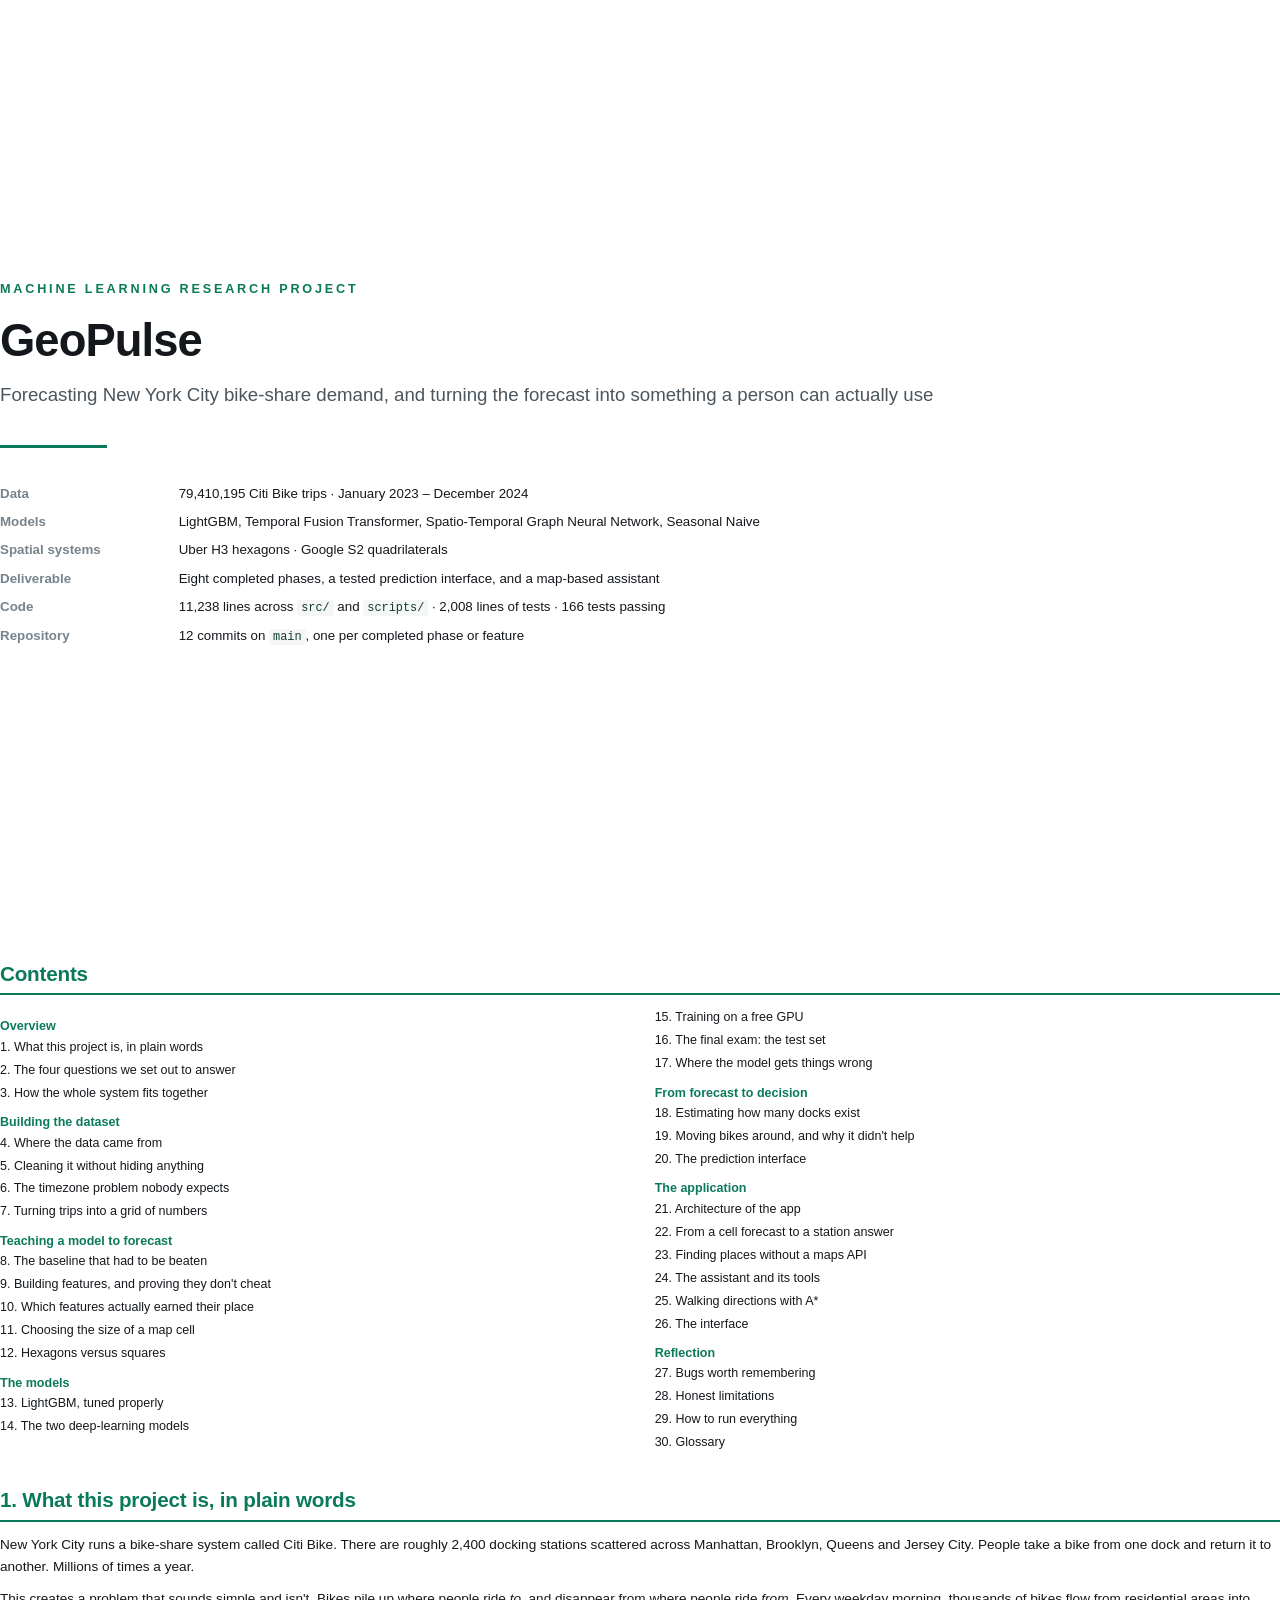
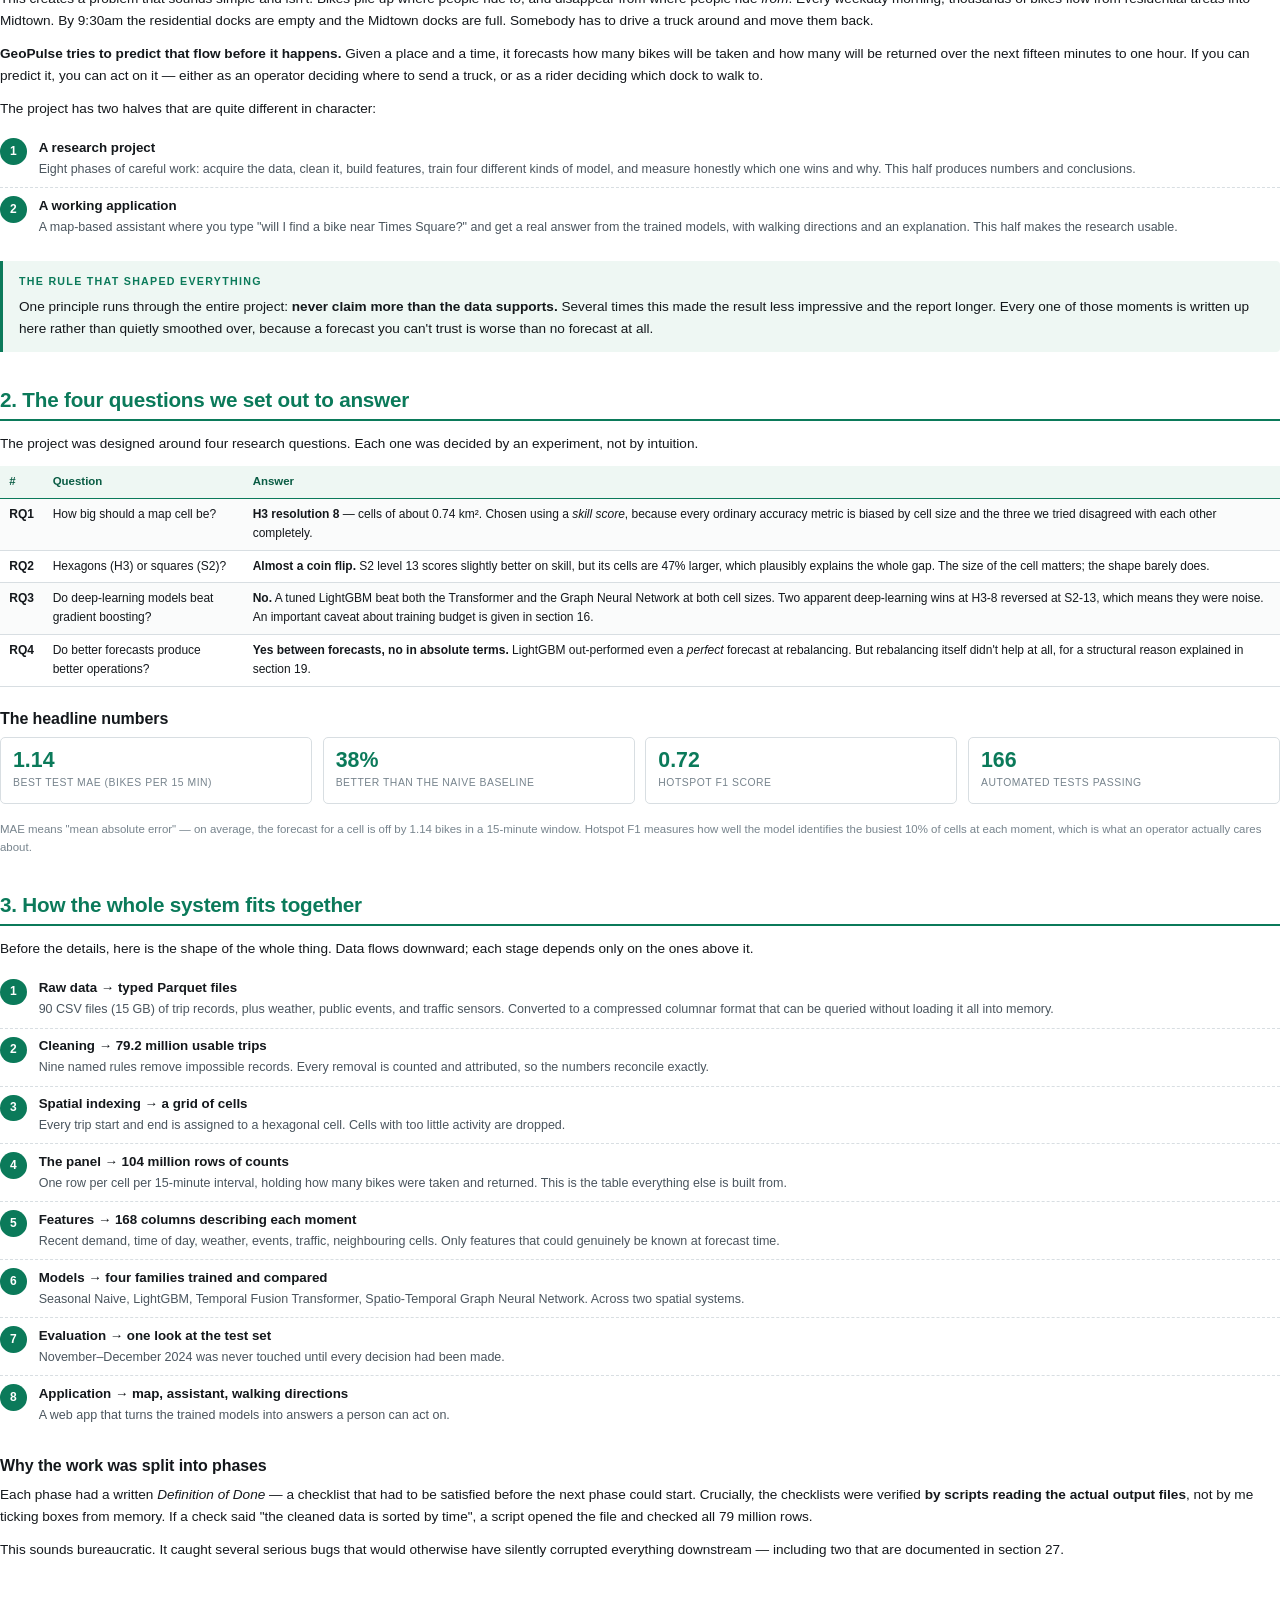
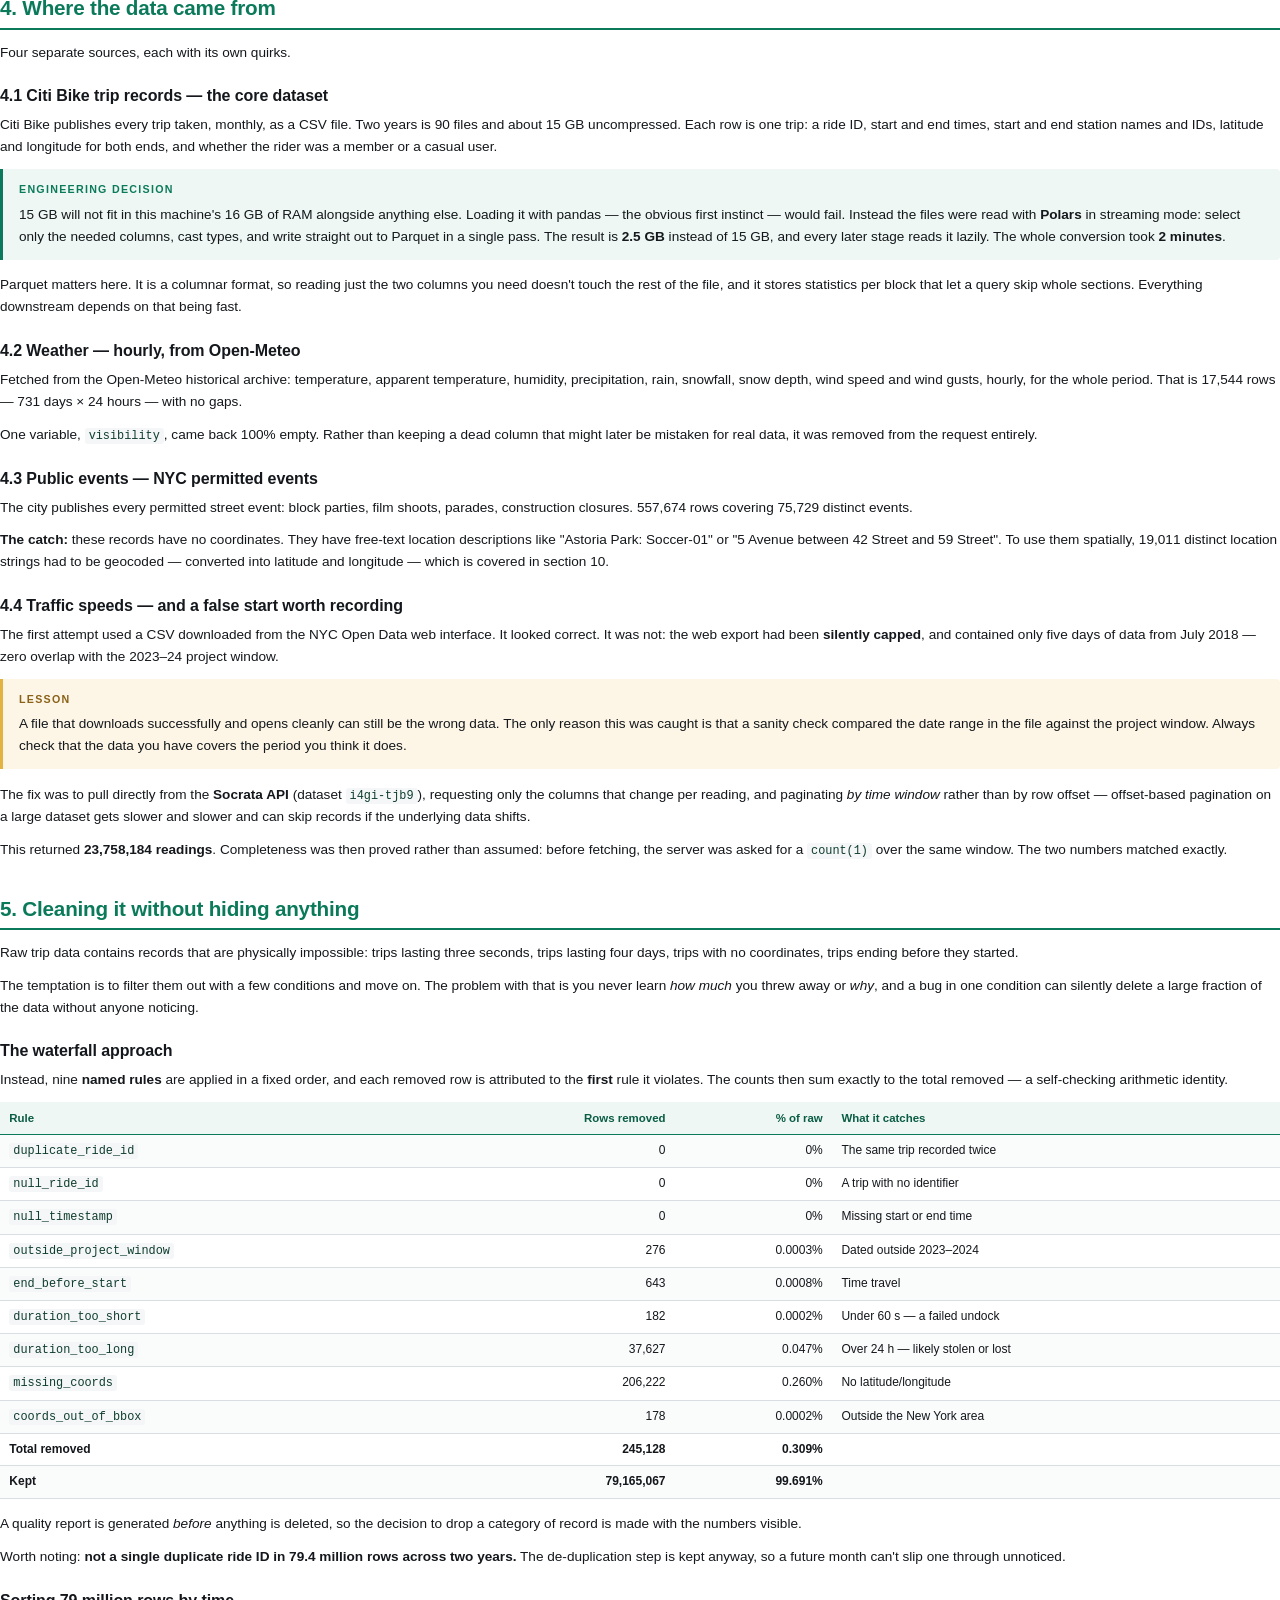
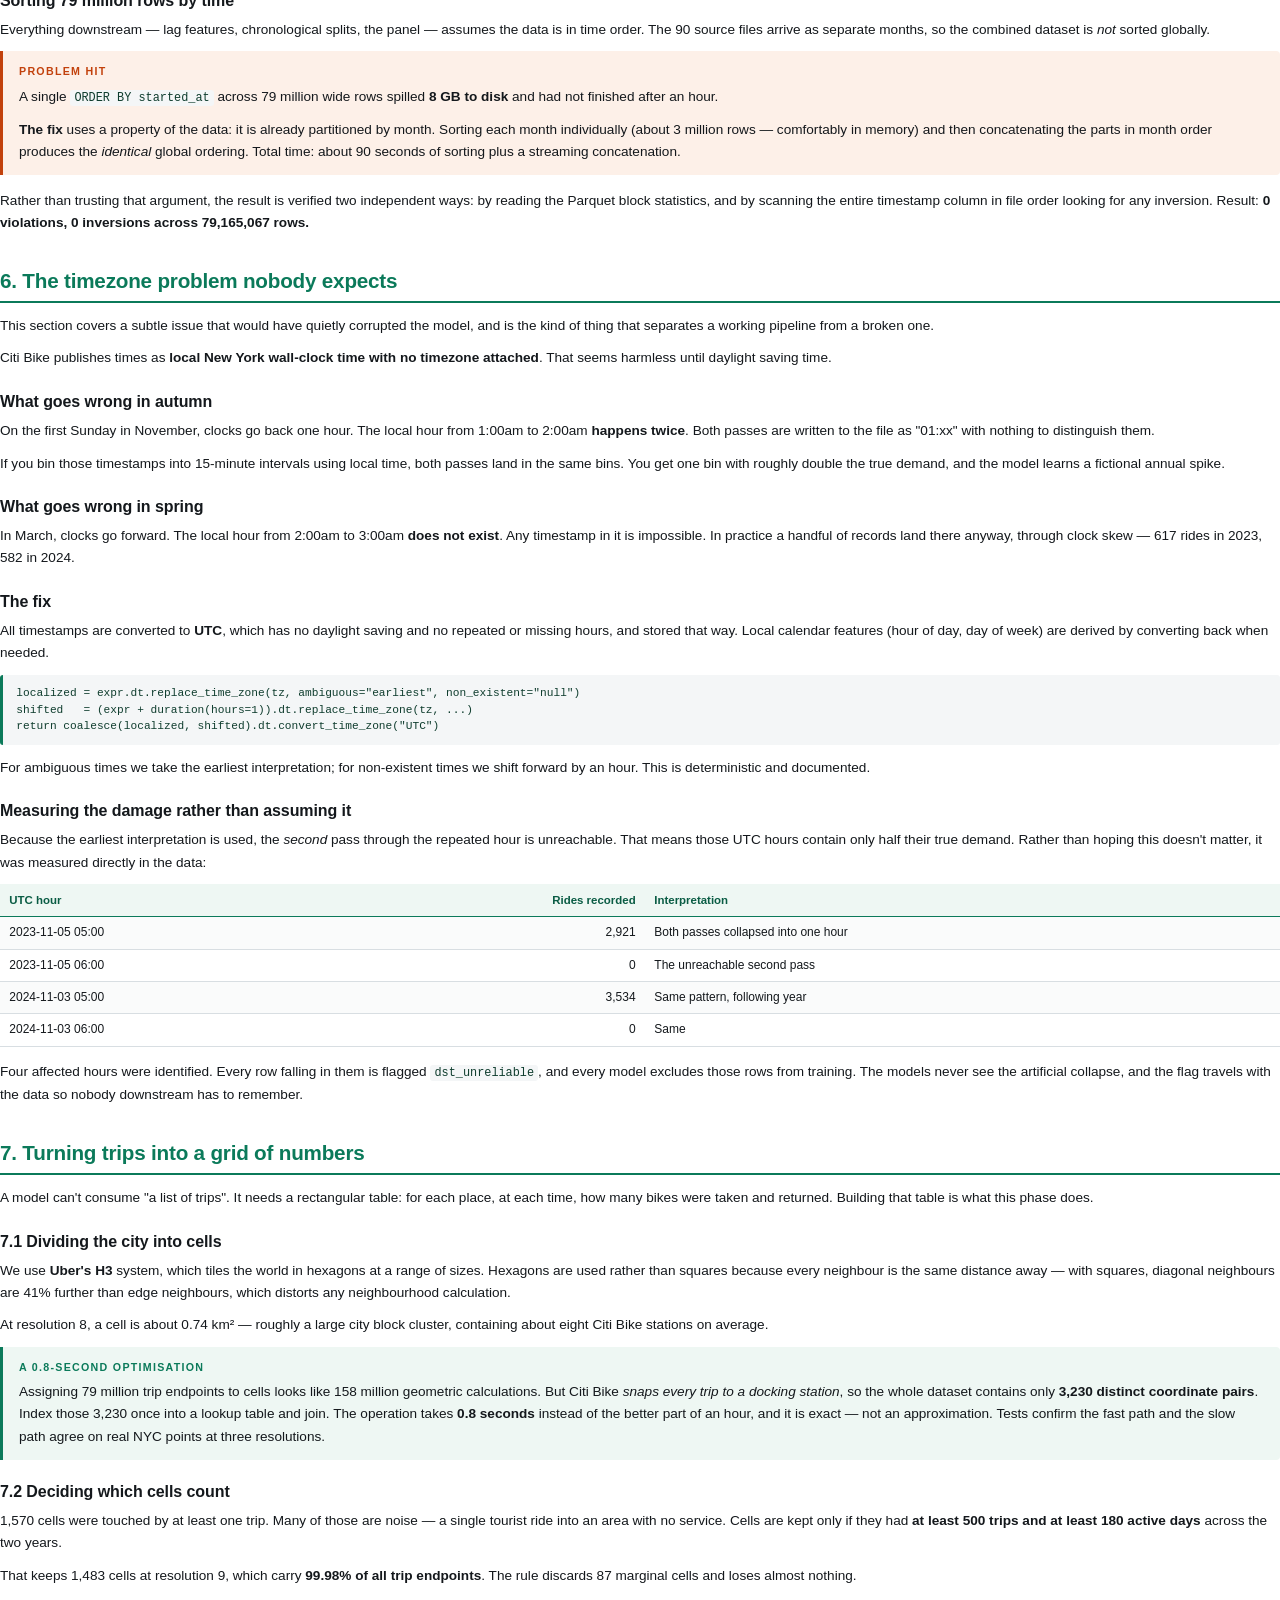
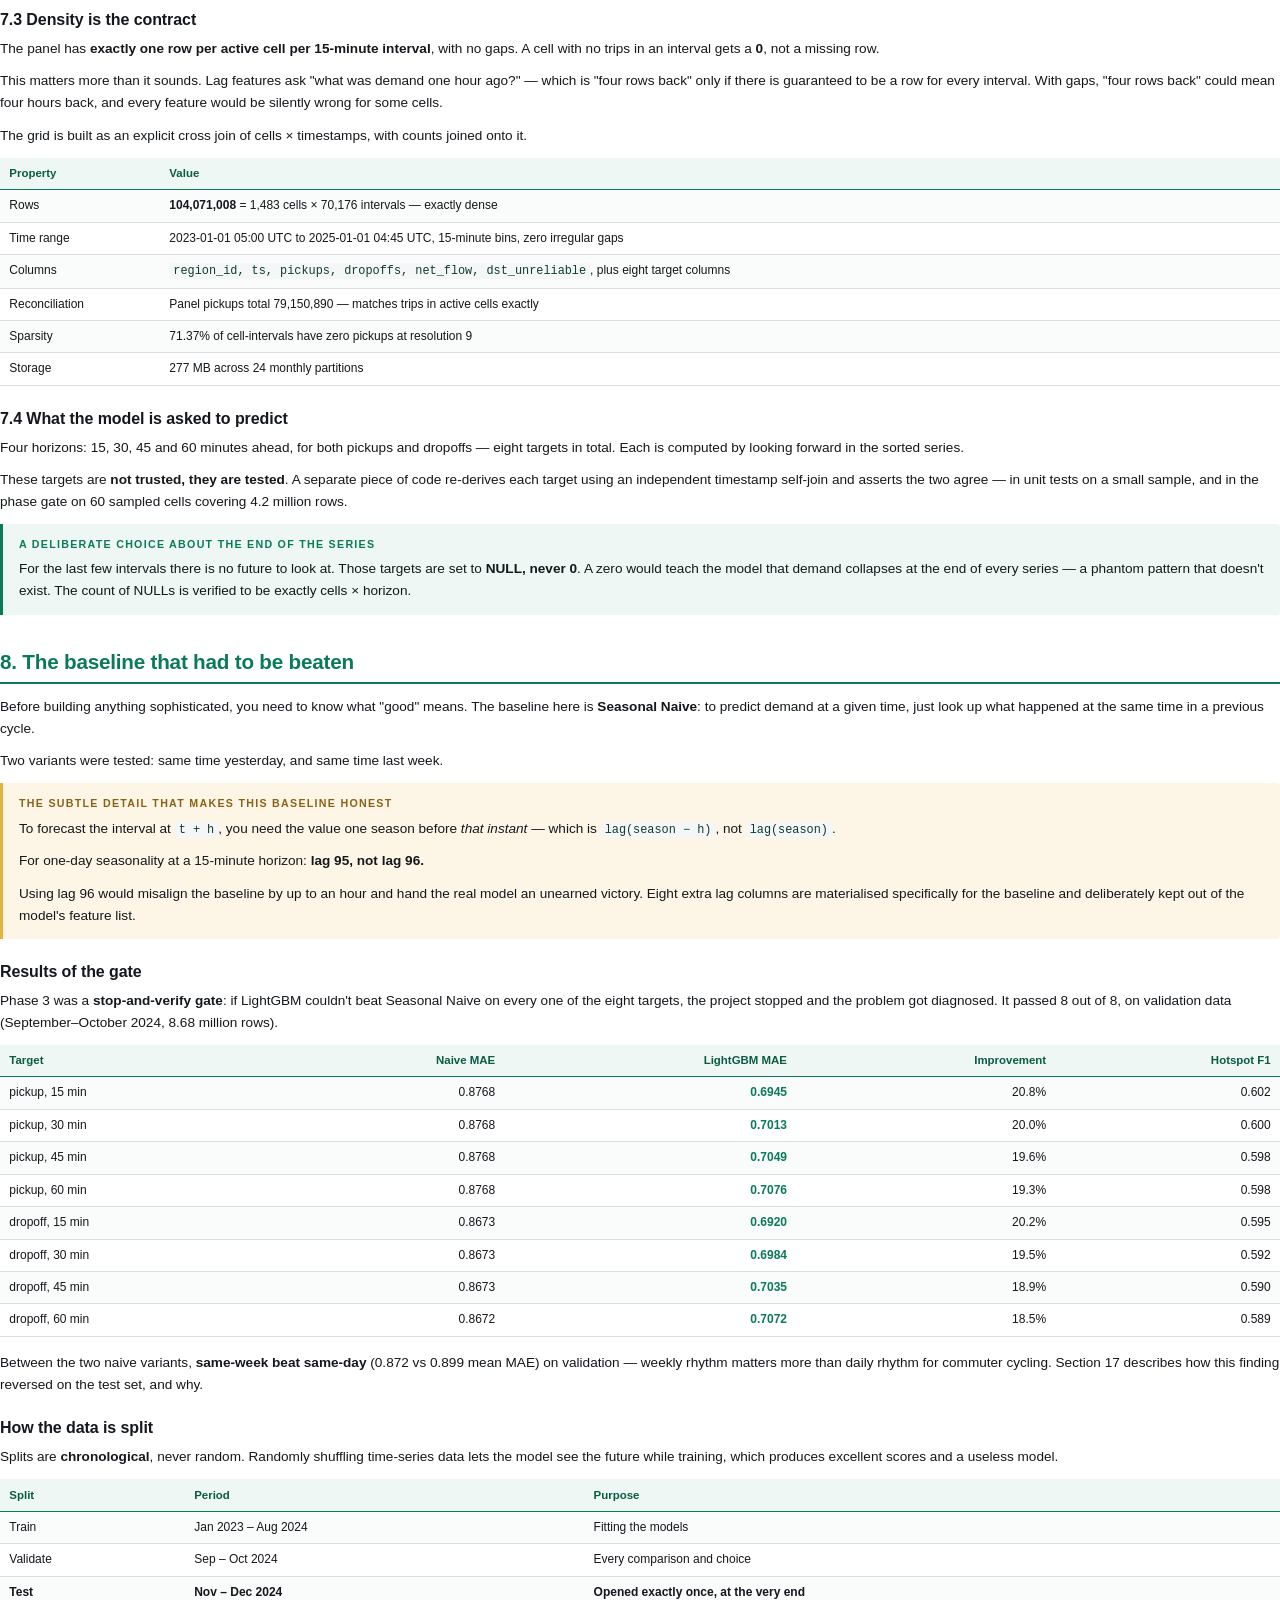
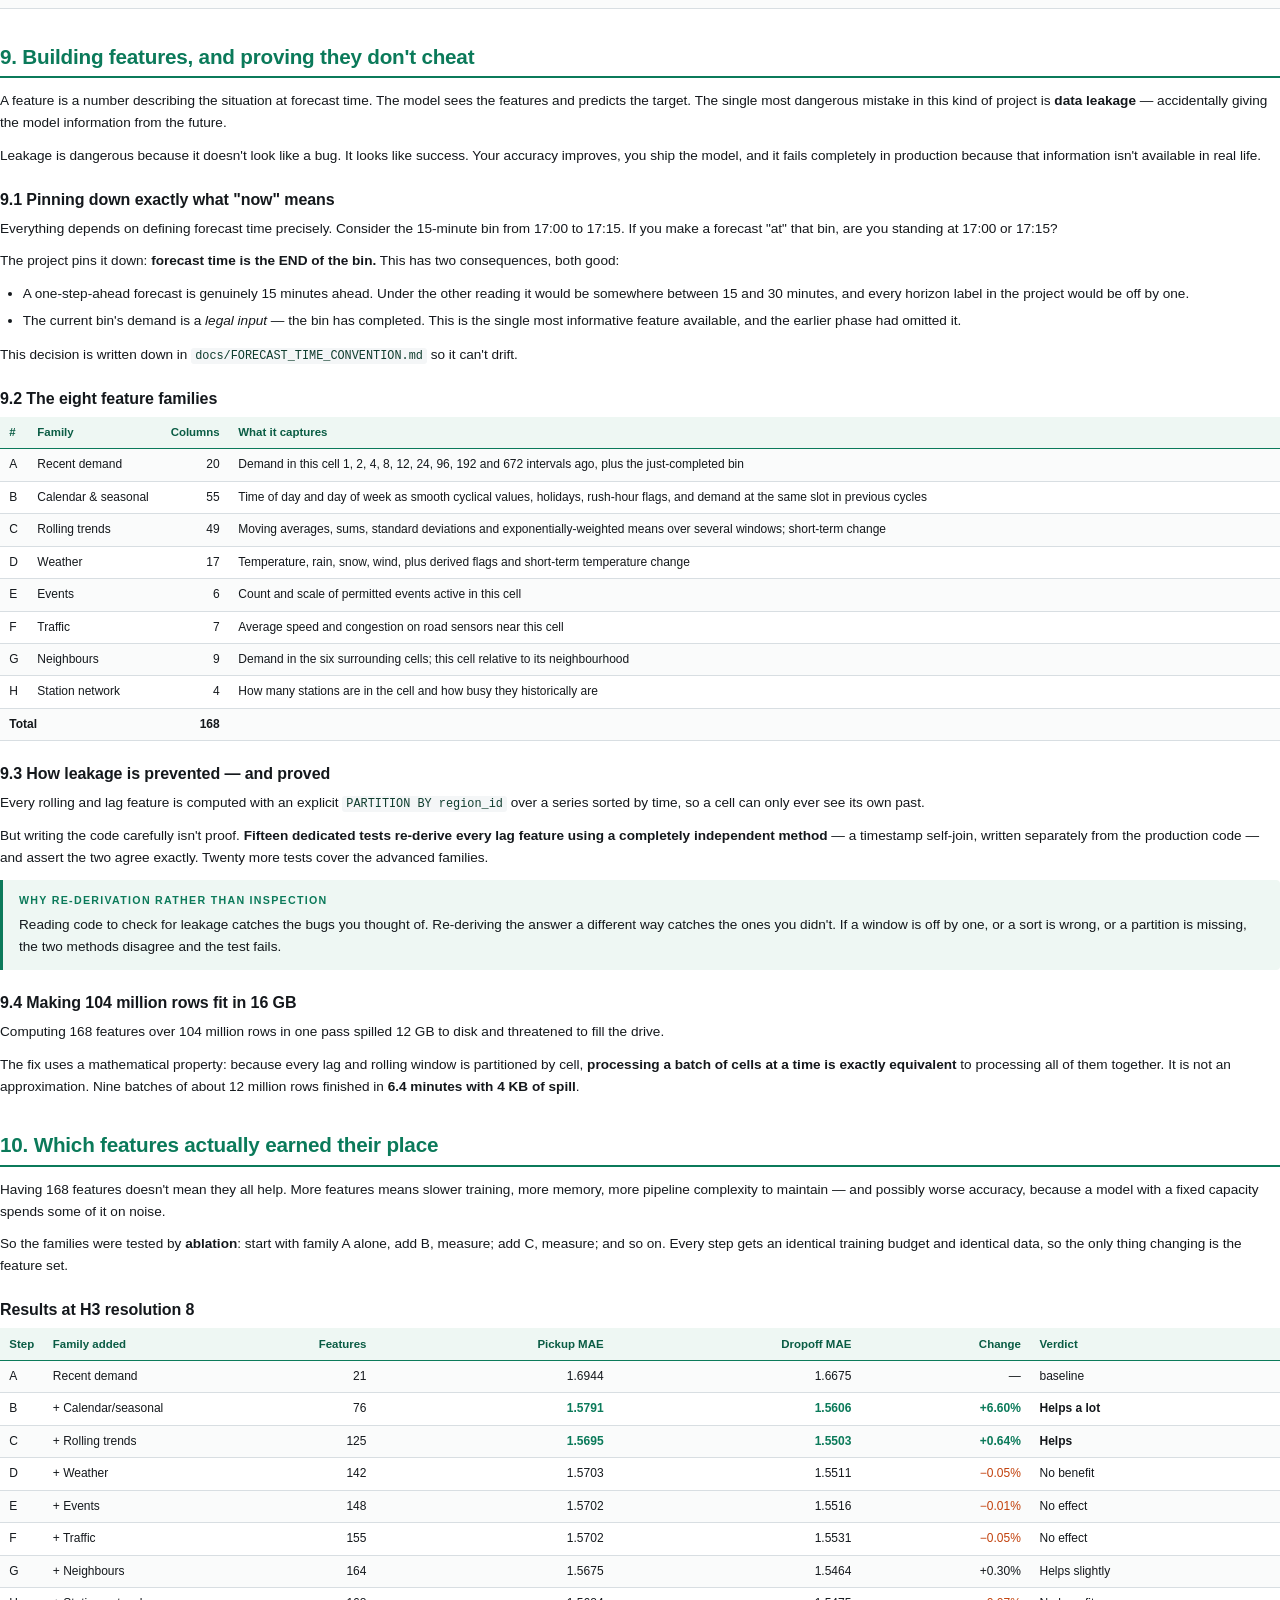
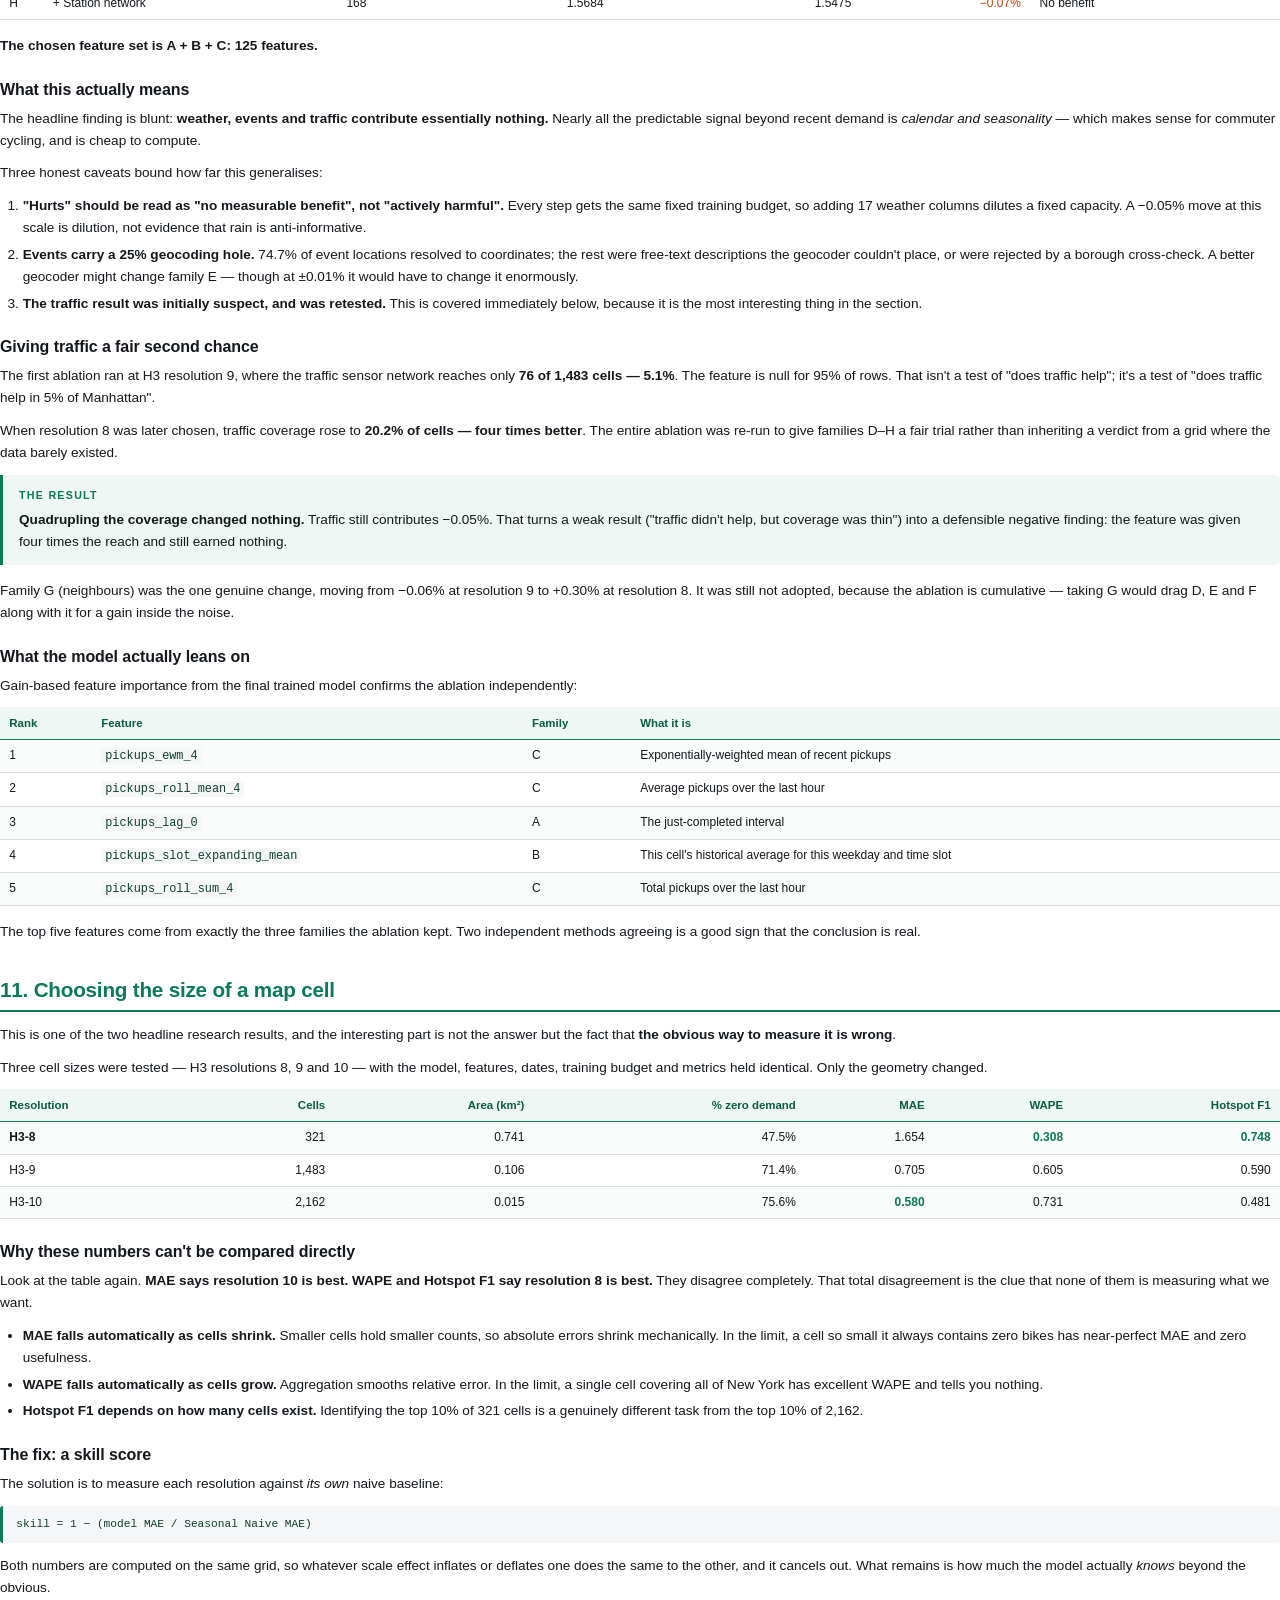
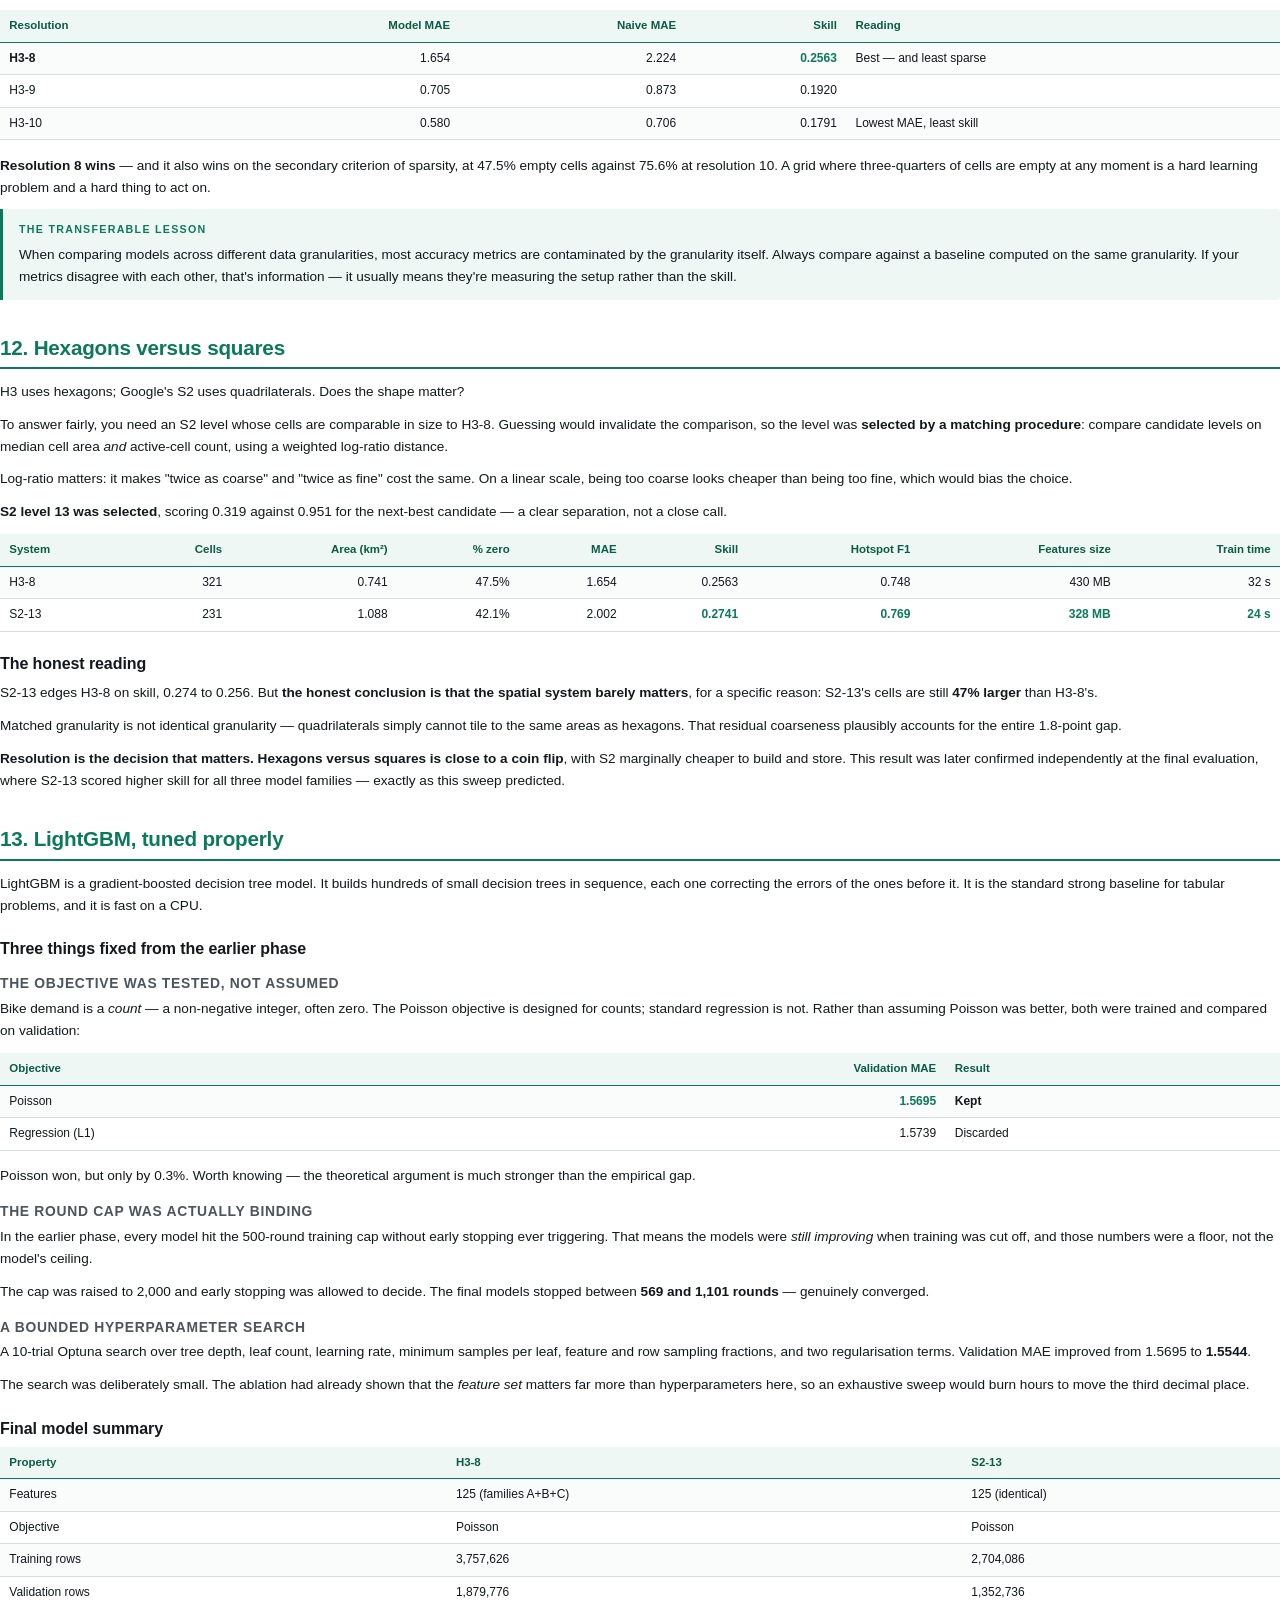
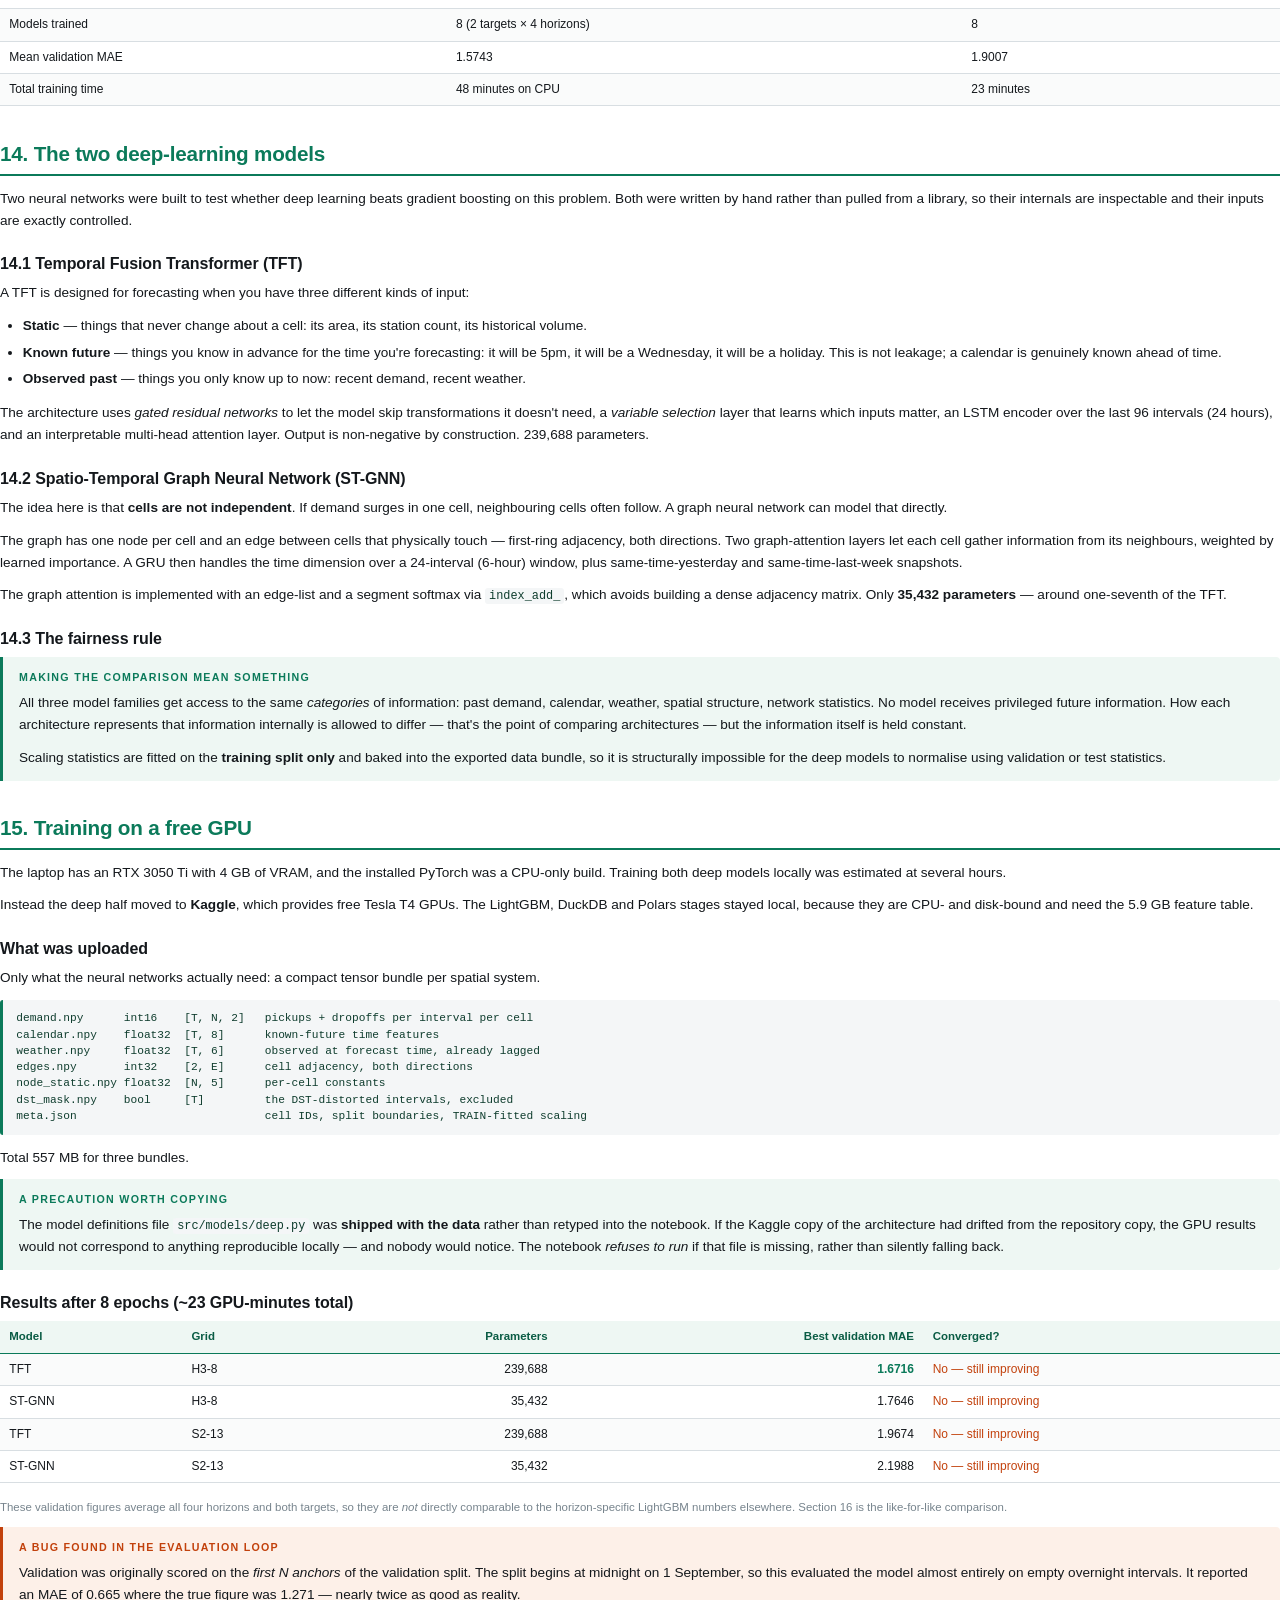
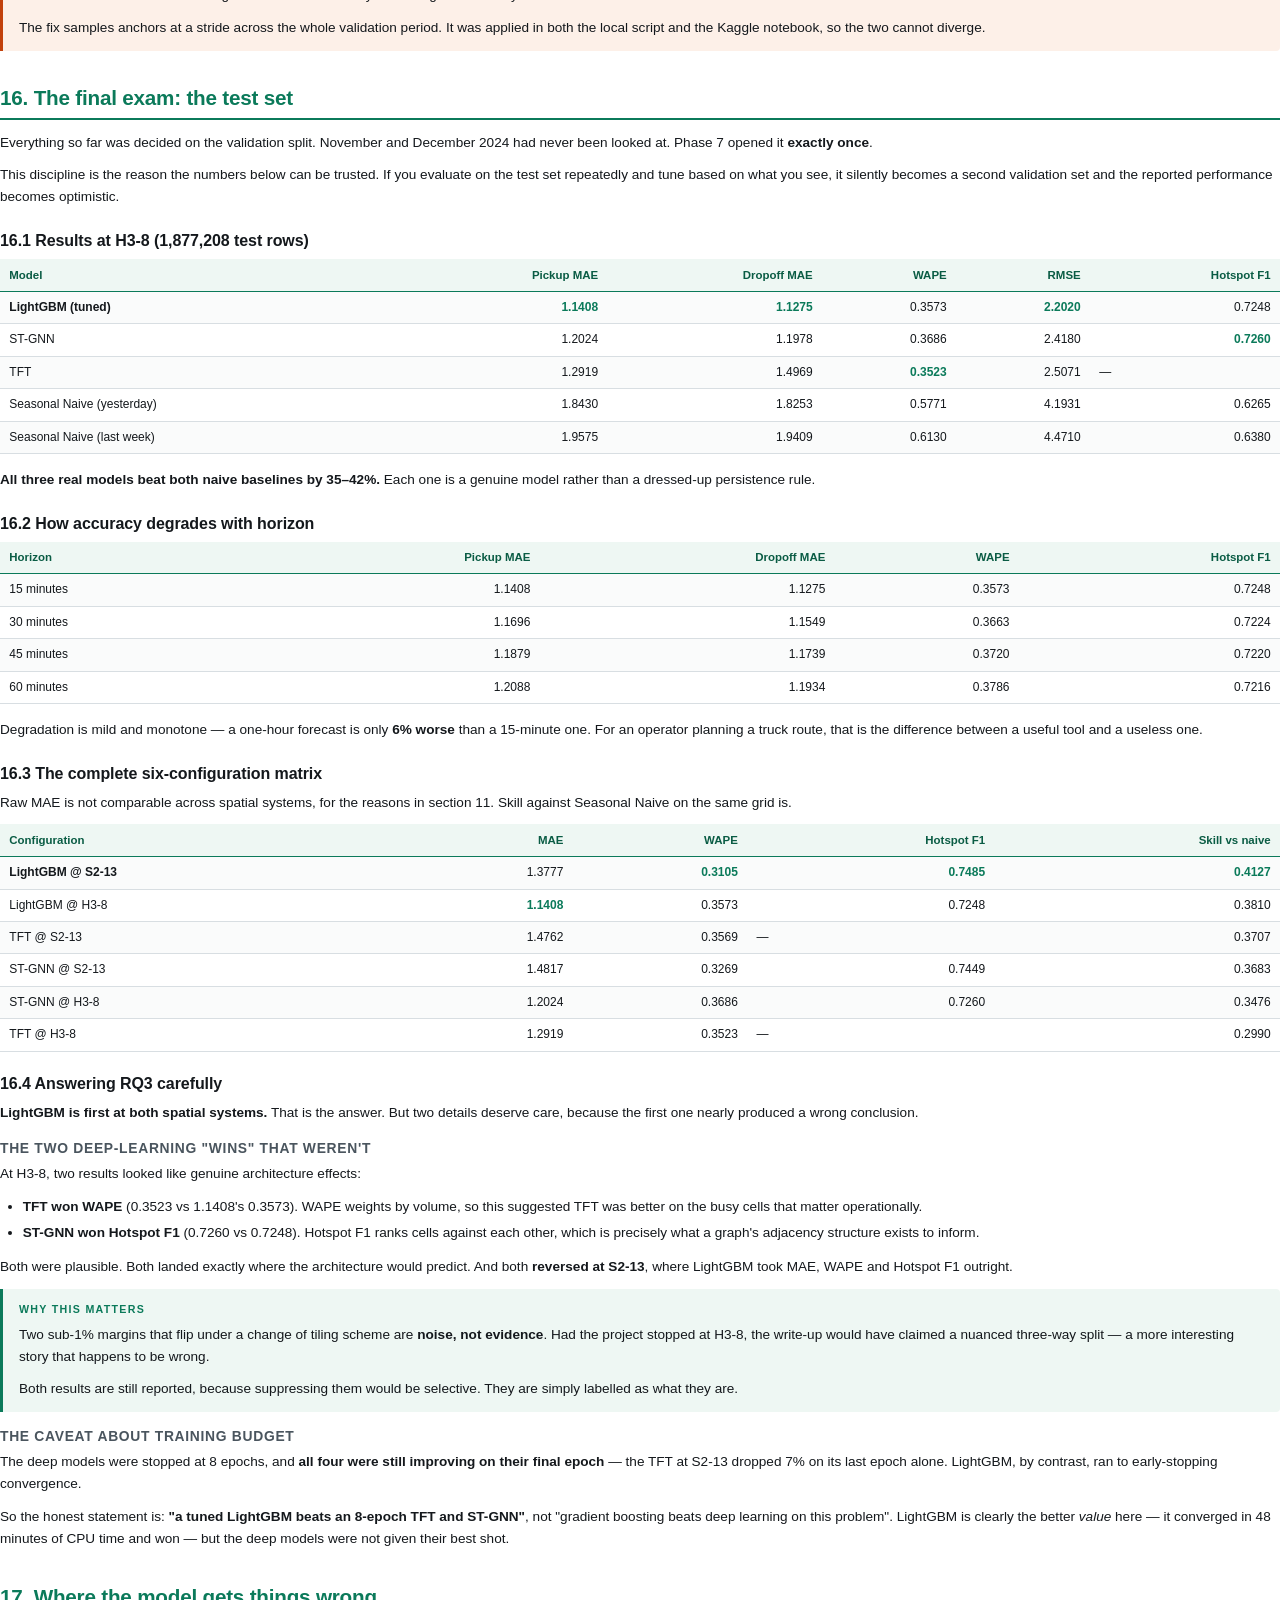
<file: docs/GeoPulse_Report.html>
<!doctype html>
<html lang="en">
<head>
<meta charset="utf-8" />
<title>GeoPulse — Complete Project Report</title>
<style>
  @page { size: A4; margin: 18mm 16mm 20mm; }

  :root {
    --ink: #14181c;
    --ink-2: #4a555e;
    --ink-3: #77848d;
    --line: #d8dee2;
    --brand: #0b7a5a;
    --brand-soft: #eef7f3;
    --hot: #c2410c;
    --hot-soft: #fdf0e8;
    --warn-soft: #fdf6e6;
    --warn-line: #e3b341;
    --code-bg: #f4f6f7;
  }

  * { box-sizing: border-box; }

  body {
    margin: 0;
    font-family: "Segoe UI", -apple-system, BlinkMacSystemFont, Roboto, sans-serif;
    font-size: 10.2pt;
    line-height: 1.62;
    color: var(--ink);
  }

  h1, h2, h3, h4 { line-height: 1.25; margin: 0; font-weight: 700; }

  h1 { font-size: 25pt; letter-spacing: -0.02em; }
  h2 {
    font-size: 15.5pt; margin: 26pt 0 9pt;
    padding-bottom: 5pt; border-bottom: 2.5px solid var(--brand);
    color: var(--brand); break-after: avoid; letter-spacing: -0.01em;
  }
  h3 {
    font-size: 12pt; margin: 17pt 0 6pt; break-after: avoid;
    letter-spacing: -0.005em;
  }
  h4 {
    font-size: 10.4pt; margin: 12pt 0 4pt; break-after: avoid;
    color: var(--ink-2); text-transform: uppercase; letter-spacing: 0.05em;
  }

  p { margin: 0 0 8pt; }
  ul, ol { margin: 0 0 9pt; padding-left: 17pt; }
  li { margin-bottom: 3.5pt; }
  strong { font-weight: 650; }

  code {
    font-family: "Cascadia Mono", Consolas, "Courier New", monospace;
    font-size: 8.9pt; background: var(--code-bg);
    padding: 1px 4px; border-radius: 3px; color: #0f3d2e;
  }
  pre {
    background: var(--code-bg); border-left: 3px solid var(--brand);
    padding: 8pt 10pt; border-radius: 3px; overflow-x: auto;
    font-family: "Cascadia Mono", Consolas, monospace;
    font-size: 8.4pt; line-height: 1.45; margin: 0 0 9pt;
    break-inside: avoid;
  }
  pre code { background: none; padding: 0; font-size: inherit; }

  table {
    width: 100%; border-collapse: collapse; margin: 0 0 11pt;
    font-size: 9pt; break-inside: avoid;
  }
  th {
    background: var(--brand-soft); color: #0a5c44; text-align: left;
    padding: 5pt 7pt; font-weight: 650; border-bottom: 1.5px solid var(--brand);
    font-size: 8.6pt;
  }
  td { padding: 4.5pt 7pt; border-bottom: 1px solid var(--line); vertical-align: top; }
  tr:nth-child(even) td { background: #fafbfb; }
  td.num, th.num { text-align: right; font-variant-numeric: tabular-nums; }
  .win { color: var(--brand); font-weight: 700; }
  .lose { color: var(--hot); }

  .cover {
    height: 245mm; display: flex; flex-direction: column;
    justify-content: center; break-after: page;
  }
  .cover .eyebrow {
    font-size: 9.5pt; letter-spacing: 0.22em; text-transform: uppercase;
    color: var(--brand); font-weight: 650; margin-bottom: 10pt;
  }
  .cover h1 { font-size: 34pt; margin-bottom: 8pt; }
  .cover .sub { font-size: 14pt; color: var(--ink-2); margin-bottom: 26pt; font-weight: 300; }
  .cover .rule { height: 3px; background: var(--brand); width: 80pt; margin-bottom: 26pt; }
  .cover dl {
    display: grid; grid-template-columns: 120pt 1fr; gap: 5pt 14pt;
    font-size: 10pt; margin: 0;
  }
  .cover dt { color: var(--ink-3); font-weight: 600; }
  .cover dd { margin: 0; }

  .callout {
    background: var(--brand-soft); border-left: 3.5px solid var(--brand);
    padding: 9pt 12pt; margin: 0 0 11pt; border-radius: 0 4px 4px 0;
    break-inside: avoid;
  }
  .callout.warn { background: var(--warn-soft); border-left-color: var(--warn-line); }
  .callout.bug  { background: var(--hot-soft); border-left-color: var(--hot); }
  .callout p:last-child { margin-bottom: 0; }
  .callout .tag {
    display: block; font-size: 8pt; letter-spacing: 0.12em; text-transform: uppercase;
    font-weight: 700; color: var(--brand); margin-bottom: 4pt;
  }
  .callout.warn .tag { color: #8a6116; }
  .callout.bug .tag  { color: var(--hot); }

  .toc { columns: 2; column-gap: 22pt; font-size: 9.4pt; }
  .toc a { color: var(--ink); text-decoration: none; }
  .toc .t-part {
    font-weight: 700; color: var(--brand); margin-top: 7pt;
    break-after: avoid; display: block;
  }
  .toc div { margin-bottom: 2pt; break-inside: avoid; }

  .kpis { display: grid; grid-template-columns: repeat(4, 1fr); gap: 8pt; margin-bottom: 12pt; }
  .kpi { border: 1px solid var(--line); border-radius: 5px; padding: 8pt 9pt; }
  .kpi .v { font-size: 16pt; font-weight: 700; color: var(--brand); line-height: 1.1;
            font-variant-numeric: tabular-nums; }
  .kpi .k { font-size: 7.8pt; color: var(--ink-3); text-transform: uppercase;
            letter-spacing: 0.05em; margin-top: 2pt; }

  .flow { margin: 0 0 12pt; }
  .flow-step {
    display: grid; grid-template-columns: 20pt 1fr; gap: 9pt;
    padding: 6pt 0; border-bottom: 1px dashed var(--line); break-inside: avoid;
  }
  .flow-step:last-child { border-bottom: 0; }
  .flow-num {
    width: 20pt; height: 20pt; border-radius: 50%; background: var(--brand);
    color: #fff; font-size: 9pt; font-weight: 700; display: flex;
    align-items: center; justify-content: center;
  }
  .flow-body h4 { margin: 1pt 0 2pt; text-transform: none; letter-spacing: 0;
                  color: var(--ink); font-size: 10pt; }
  .flow-body p { margin: 0; font-size: 9.4pt; color: var(--ink-2); }

  .page-break { break-before: page; }
  .avoid-break { break-inside: avoid; }
  figcaption { font-size: 8.4pt; color: var(--ink-3); margin-top: -6pt; margin-bottom: 11pt; }
  .footnote { font-size: 8.6pt; color: var(--ink-3); }
</style>
</head>
<body>

<!-- ═══════════════════════════ COVER ═══════════════════════════ -->
<section class="cover">
  <div class="eyebrow">Machine Learning Research Project</div>
  <h1>GeoPulse</h1>
  <div class="sub">Forecasting New York City bike-share demand, and turning the forecast into something a person can actually use</div>
  <div class="rule"></div>
  <dl>
    <dt>Data</dt><dd>79,410,195 Citi Bike trips · January 2023 – December 2024</dd>
    <dt>Models</dt><dd>LightGBM, Temporal Fusion Transformer, Spatio-Temporal Graph Neural Network, Seasonal Naive</dd>
    <dt>Spatial systems</dt><dd>Uber H3 hexagons · Google S2 quadrilaterals</dd>
    <dt>Deliverable</dt><dd>Eight completed phases, a tested prediction interface, and a map-based assistant</dd>
    <dt>Code</dt><dd>11,238 lines across <code>src/</code> and <code>scripts/</code> · 2,008 lines of tests · 166 tests passing</dd>
    <dt>Repository</dt><dd>12 commits on <code>main</code>, one per completed phase or feature</dd>
  </dl>
</section>

<!-- ═══════════════════════════ CONTENTS ═══════════════════════════ -->
<h2>Contents</h2>
<div class="toc">
  <span class="t-part">Overview</span>
  <div>1. What this project is, in plain words</div>
  <div>2. The four questions we set out to answer</div>
  <div>3. How the whole system fits together</div>

  <span class="t-part">Building the dataset</span>
  <div>4. Where the data came from</div>
  <div>5. Cleaning it without hiding anything</div>
  <div>6. The timezone problem nobody expects</div>
  <div>7. Turning trips into a grid of numbers</div>

  <span class="t-part">Teaching a model to forecast</span>
  <div>8. The baseline that had to be beaten</div>
  <div>9. Building features, and proving they don't cheat</div>
  <div>10. Which features actually earned their place</div>
  <div>11. Choosing the size of a map cell</div>
  <div>12. Hexagons versus squares</div>

  <span class="t-part">The models</span>
  <div>13. LightGBM, tuned properly</div>
  <div>14. The two deep-learning models</div>
  <div>15. Training on a free GPU</div>
  <div>16. The final exam: the test set</div>
  <div>17. Where the model gets things wrong</div>

  <span class="t-part">From forecast to decision</span>
  <div>18. Estimating how many docks exist</div>
  <div>19. Moving bikes around, and why it didn't help</div>
  <div>20. The prediction interface</div>

  <span class="t-part">The application</span>
  <div>21. Architecture of the app</div>
  <div>22. From a cell forecast to a station answer</div>
  <div>23. Finding places without a maps API</div>
  <div>24. The assistant and its tools</div>
  <div>25. Walking directions with A*</div>
  <div>26. The interface</div>

  <span class="t-part">Reflection</span>
  <div>27. Bugs worth remembering</div>
  <div>28. Honest limitations</div>
  <div>29. How to run everything</div>
  <div>30. Glossary</div>
</div>

<!-- ═══════════════════════════ 1 ═══════════════════════════ -->
<h2 id="s1">1. What this project is, in plain words</h2>

<p>New York City runs a bike-share system called Citi Bike. There are roughly 2,400 docking
stations scattered across Manhattan, Brooklyn, Queens and Jersey City. People take a bike from
one dock and return it to another. Millions of times a year.</p>

<p>This creates a problem that sounds simple and isn't. Bikes pile up where people ride
<em>to</em>, and disappear from where people ride <em>from</em>. Every weekday morning, thousands
of bikes flow from residential areas into Midtown. By 9:30am the residential docks are empty and
the Midtown docks are full. Somebody has to drive a truck around and move them back.</p>

<p><strong>GeoPulse tries to predict that flow before it happens.</strong> Given a place and a
time, it forecasts how many bikes will be taken and how many will be returned over the next
fifteen minutes to one hour. If you can predict it, you can act on it — either as an operator
deciding where to send a truck, or as a rider deciding which dock to walk to.</p>

<p>The project has two halves that are quite different in character:</p>

<div class="flow">
  <div class="flow-step">
    <div class="flow-num">1</div>
    <div class="flow-body">
      <h4>A research project</h4>
      <p>Eight phases of careful work: acquire the data, clean it, build features, train four
      different kinds of model, and measure honestly which one wins and why. This half produces
      numbers and conclusions.</p>
    </div>
  </div>
  <div class="flow-step">
    <div class="flow-num">2</div>
    <div class="flow-body">
      <h4>A working application</h4>
      <p>A map-based assistant where you type "will I find a bike near Times Square?" and get a
      real answer from the trained models, with walking directions and an explanation. This half
      makes the research usable.</p>
    </div>
  </div>
</div>

<div class="callout">
  <span class="tag">The rule that shaped everything</span>
  <p>One principle runs through the entire project: <strong>never claim more than the data
  supports.</strong> Several times this made the result less impressive and the report longer.
  Every one of those moments is written up here rather than quietly smoothed over, because a
  forecast you can't trust is worse than no forecast at all.</p>
</div>

<!-- ═══════════════════════════ 2 ═══════════════════════════ -->
<h2 id="s2">2. The four questions we set out to answer</h2>

<p>The project was designed around four research questions. Each one was decided by an
experiment, not by intuition.</p>

<table>
  <tr>
    <th style="width:26pt">#</th>
    <th style="width:150pt">Question</th>
    <th>Answer</th>
  </tr>
  <tr>
    <td><strong>RQ1</strong></td>
    <td>How big should a map cell be?</td>
    <td><strong>H3 resolution 8</strong> — cells of about 0.74 km². Chosen using a
    <em>skill score</em>, because every ordinary accuracy metric is biased by cell size and the
    three we tried disagreed with each other completely.</td>
  </tr>
  <tr>
    <td><strong>RQ2</strong></td>
    <td>Hexagons (H3) or squares (S2)?</td>
    <td><strong>Almost a coin flip.</strong> S2 level 13 scores slightly better on skill, but its
    cells are 47% larger, which plausibly explains the whole gap. The size of the cell matters;
    the shape barely does.</td>
  </tr>
  <tr>
    <td><strong>RQ3</strong></td>
    <td>Do deep-learning models beat gradient boosting?</td>
    <td><strong>No.</strong> A tuned LightGBM beat both the Transformer and the Graph Neural
    Network at both cell sizes. Two apparent deep-learning wins at H3-8 reversed at S2-13, which
    means they were noise. An important caveat about training budget is given in section 16.</td>
  </tr>
  <tr>
    <td><strong>RQ4</strong></td>
    <td>Do better forecasts produce better operations?</td>
    <td><strong>Yes between forecasts, no in absolute terms.</strong> LightGBM out-performed even
    a <em>perfect</em> forecast at rebalancing. But rebalancing itself didn't help at all, for a
    structural reason explained in section 19.</td>
  </tr>
</table>

<h3>The headline numbers</h3>

<div class="kpis">
  <div class="kpi"><div class="v">1.14</div><div class="k">Best test MAE (bikes per 15 min)</div></div>
  <div class="kpi"><div class="v">38%</div><div class="k">Better than the naive baseline</div></div>
  <div class="kpi"><div class="v">0.72</div><div class="k">Hotspot F1 score</div></div>
  <div class="kpi"><div class="v">166</div><div class="k">Automated tests passing</div></div>
</div>

<p class="footnote">MAE means "mean absolute error" — on average, the forecast for a cell is off by
1.14 bikes in a 15-minute window. Hotspot F1 measures how well the model identifies the busiest
10% of cells at each moment, which is what an operator actually cares about.</p>

<!-- ═══════════════════════════ 3 ═══════════════════════════ -->
<h2 id="s3" class="page-break">3. How the whole system fits together</h2>

<p>Before the details, here is the shape of the whole thing. Data flows downward; each stage
depends only on the ones above it.</p>

<div class="flow">
  <div class="flow-step">
    <div class="flow-num">1</div>
    <div class="flow-body">
      <h4>Raw data → typed Parquet files</h4>
      <p>90 CSV files (15 GB) of trip records, plus weather, public events, and traffic sensors.
      Converted to a compressed columnar format that can be queried without loading it all into
      memory.</p>
    </div>
  </div>
  <div class="flow-step">
    <div class="flow-num">2</div>
    <div class="flow-body">
      <h4>Cleaning → 79.2 million usable trips</h4>
      <p>Nine named rules remove impossible records. Every removal is counted and attributed, so
      the numbers reconcile exactly.</p>
    </div>
  </div>
  <div class="flow-step">
    <div class="flow-num">3</div>
    <div class="flow-body">
      <h4>Spatial indexing → a grid of cells</h4>
      <p>Every trip start and end is assigned to a hexagonal cell. Cells with too little activity
      are dropped.</p>
    </div>
  </div>
  <div class="flow-step">
    <div class="flow-num">4</div>
    <div class="flow-body">
      <h4>The panel → 104 million rows of counts</h4>
      <p>One row per cell per 15-minute interval, holding how many bikes were taken and returned.
      This is the table everything else is built from.</p>
    </div>
  </div>
  <div class="flow-step">
    <div class="flow-num">5</div>
    <div class="flow-body">
      <h4>Features → 168 columns describing each moment</h4>
      <p>Recent demand, time of day, weather, events, traffic, neighbouring cells. Only features
      that could genuinely be known at forecast time.</p>
    </div>
  </div>
  <div class="flow-step">
    <div class="flow-num">6</div>
    <div class="flow-body">
      <h4>Models → four families trained and compared</h4>
      <p>Seasonal Naive, LightGBM, Temporal Fusion Transformer, Spatio-Temporal Graph Neural
      Network. Across two spatial systems.</p>
    </div>
  </div>
  <div class="flow-step">
    <div class="flow-num">7</div>
    <div class="flow-body">
      <h4>Evaluation → one look at the test set</h4>
      <p>November–December 2024 was never touched until every decision had been made.</p>
    </div>
  </div>
  <div class="flow-step">
    <div class="flow-num">8</div>
    <div class="flow-body">
      <h4>Application → map, assistant, walking directions</h4>
      <p>A web app that turns the trained models into answers a person can act on.</p>
    </div>
  </div>
</div>

<h3>Why the work was split into phases</h3>

<p>Each phase had a written <em>Definition of Done</em> — a checklist that had to be satisfied
before the next phase could start. Crucially, the checklists were verified <strong>by scripts
reading the actual output files</strong>, not by me ticking boxes from memory. If a check said
"the cleaned data is sorted by time", a script opened the file and checked all 79 million rows.</p>

<p>This sounds bureaucratic. It caught several serious bugs that would otherwise have silently
corrupted everything downstream — including two that are documented in section 27.</p>

<!-- ═══════════════════════════ 4 ═══════════════════════════ -->
<h2 id="s4">4. Where the data came from</h2>

<p>Four separate sources, each with its own quirks.</p>

<h3>4.1 Citi Bike trip records — the core dataset</h3>

<p>Citi Bike publishes every trip taken, monthly, as a CSV file. Two years is 90 files and about
15 GB uncompressed. Each row is one trip: a ride ID, start and end times, start and end station
names and IDs, latitude and longitude for both ends, and whether the rider was a member or a
casual user.</p>

<div class="callout">
  <span class="tag">Engineering decision</span>
  <p>15 GB will not fit in this machine's 16 GB of RAM alongside anything else. Loading it with
  pandas — the obvious first instinct — would fail. Instead the files were read with
  <strong>Polars</strong> in streaming mode: select only the needed columns, cast types, and write
  straight out to Parquet in a single pass. The result is <strong>2.5 GB</strong> instead of 15 GB,
  and every later stage reads it lazily. The whole conversion took <strong>2 minutes</strong>.</p>
</div>

<p>Parquet matters here. It is a columnar format, so reading just the two columns you need doesn't
touch the rest of the file, and it stores statistics per block that let a query skip whole sections.
Everything downstream depends on that being fast.</p>

<h3>4.2 Weather — hourly, from Open-Meteo</h3>

<p>Fetched from the Open-Meteo historical archive: temperature, apparent temperature, humidity,
precipitation, rain, snowfall, snow depth, wind speed and wind gusts, hourly, for the whole
period. That is 17,544 rows — 731 days × 24 hours — with no gaps.</p>

<p>One variable, <code>visibility</code>, came back 100% empty. Rather than keeping a dead column
that might later be mistaken for real data, it was removed from the request entirely.</p>

<h3>4.3 Public events — NYC permitted events</h3>

<p>The city publishes every permitted street event: block parties, film shoots, parades,
construction closures. 557,674 rows covering 75,729 distinct events.</p>

<p><strong>The catch:</strong> these records have no coordinates. They have free-text location
descriptions like "Astoria Park: Soccer-01" or "5 Avenue between 42 Street and 59 Street". To use
them spatially, 19,011 distinct location strings had to be geocoded — converted into latitude and
longitude — which is covered in section 10.</p>

<h3>4.4 Traffic speeds — and a false start worth recording</h3>

<p>The first attempt used a CSV downloaded from the NYC Open Data web interface. It looked
correct. It was not: the web export had been <strong>silently capped</strong>, and contained only
five days of data from July 2018 — zero overlap with the 2023–24 project window.</p>

<div class="callout warn">
  <span class="tag">Lesson</span>
  <p>A file that downloads successfully and opens cleanly can still be the wrong data. The only
  reason this was caught is that a sanity check compared the date range in the file against the
  project window. Always check that the data you have covers the period you think it does.</p>
</div>

<p>The fix was to pull directly from the <strong>Socrata API</strong> (dataset <code>i4gi-tjb9</code>),
requesting only the columns that change per reading, and paginating <em>by time window</em> rather
than by row offset — offset-based pagination on a large dataset gets slower and slower and can
skip records if the underlying data shifts.</p>

<p>This returned <strong>23,758,184 readings</strong>. Completeness was then proved rather than
assumed: before fetching, the server was asked for a <code>count(1)</code> over the same window.
The two numbers matched exactly.</p>

<!-- ═══════════════════════════ 5 ═══════════════════════════ -->
<h2 id="s5" class="page-break">5. Cleaning it without hiding anything</h2>

<p>Raw trip data contains records that are physically impossible: trips lasting three seconds,
trips lasting four days, trips with no coordinates, trips ending before they started.</p>

<p>The temptation is to filter them out with a few conditions and move on. The problem with that
is you never learn <em>how much</em> you threw away or <em>why</em>, and a bug in one condition can
silently delete a large fraction of the data without anyone noticing.</p>

<h3>The waterfall approach</h3>

<p>Instead, nine <strong>named rules</strong> are applied in a fixed order, and each removed row is
attributed to the <strong>first</strong> rule it violates. The counts then sum exactly to the total
removed — a self-checking arithmetic identity.</p>

<table>
  <tr><th>Rule</th><th class="num">Rows removed</th><th class="num">% of raw</th><th>What it catches</th></tr>
  <tr><td><code>duplicate_ride_id</code></td><td class="num">0</td><td class="num">0%</td><td>The same trip recorded twice</td></tr>
  <tr><td><code>null_ride_id</code></td><td class="num">0</td><td class="num">0%</td><td>A trip with no identifier</td></tr>
  <tr><td><code>null_timestamp</code></td><td class="num">0</td><td class="num">0%</td><td>Missing start or end time</td></tr>
  <tr><td><code>outside_project_window</code></td><td class="num">276</td><td class="num">0.0003%</td><td>Dated outside 2023–2024</td></tr>
  <tr><td><code>end_before_start</code></td><td class="num">643</td><td class="num">0.0008%</td><td>Time travel</td></tr>
  <tr><td><code>duration_too_short</code></td><td class="num">182</td><td class="num">0.0002%</td><td>Under 60 s — a failed undock</td></tr>
  <tr><td><code>duration_too_long</code></td><td class="num">37,627</td><td class="num">0.047%</td><td>Over 24 h — likely stolen or lost</td></tr>
  <tr><td><code>missing_coords</code></td><td class="num">206,222</td><td class="num">0.260%</td><td>No latitude/longitude</td></tr>
  <tr><td><code>coords_out_of_bbox</code></td><td class="num">178</td><td class="num">0.0002%</td><td>Outside the New York area</td></tr>
  <tr style="font-weight:700"><td>Total removed</td><td class="num">245,128</td><td class="num">0.309%</td><td></td></tr>
  <tr style="font-weight:700"><td>Kept</td><td class="num">79,165,067</td><td class="num">99.691%</td><td></td></tr>
</table>

<p>A quality report is generated <em>before</em> anything is deleted, so the decision to drop a
category of record is made with the numbers visible.</p>

<p>Worth noting: <strong>not a single duplicate ride ID in 79.4 million rows across two years.</strong>
The de-duplication step is kept anyway, so a future month can't slip one through unnoticed.</p>

<h3>Sorting 79 million rows by time</h3>

<p>Everything downstream — lag features, chronological splits, the panel — assumes the data is in
time order. The 90 source files arrive as separate months, so the combined dataset is <em>not</em>
sorted globally.</p>

<div class="callout bug">
  <span class="tag">Problem hit</span>
  <p>A single <code>ORDER BY started_at</code> across 79 million wide rows spilled <strong>8 GB to
  disk</strong> and had not finished after an hour.</p>
  <p><strong>The fix</strong> uses a property of the data: it is already partitioned by month.
  Sorting each month individually (about 3 million rows — comfortably in memory) and then
  concatenating the parts in month order produces the <em>identical</em> global ordering. Total
  time: about 90 seconds of sorting plus a streaming concatenation.</p>
</div>

<p>Rather than trusting that argument, the result is verified two independent ways: by reading the
Parquet block statistics, and by scanning the entire timestamp column in file order looking for any
inversion. Result: <strong>0 violations, 0 inversions across 79,165,067 rows.</strong></p>

<!-- ═══════════════════════════ 6 ═══════════════════════════ -->
<h2 id="s6">6. The timezone problem nobody expects</h2>

<p>This section covers a subtle issue that would have quietly corrupted the model, and is the kind
of thing that separates a working pipeline from a broken one.</p>

<p>Citi Bike publishes times as <strong>local New York wall-clock time with no timezone attached</strong>.
That seems harmless until daylight saving time.</p>

<h3>What goes wrong in autumn</h3>

<p>On the first Sunday in November, clocks go back one hour. The local hour from 1:00am to 2:00am
<strong>happens twice</strong>. Both passes are written to the file as "01:xx" with nothing to
distinguish them.</p>

<p>If you bin those timestamps into 15-minute intervals using local time, both passes land in the
same bins. You get one bin with roughly double the true demand, and the model learns a fictional
annual spike.</p>

<h3>What goes wrong in spring</h3>

<p>In March, clocks go forward. The local hour from 2:00am to 3:00am <strong>does not exist</strong>.
Any timestamp in it is impossible. In practice a handful of records land there anyway, through
clock skew — 617 rides in 2023, 582 in 2024.</p>

<h3>The fix</h3>

<p>All timestamps are converted to <strong>UTC</strong>, which has no daylight saving and no
repeated or missing hours, and stored that way. Local calendar features (hour of day, day of week)
are derived by converting back when needed.</p>

<pre><code>localized = expr.dt.replace_time_zone(tz, ambiguous="earliest", non_existent="null")
shifted   = (expr + duration(hours=1)).dt.replace_time_zone(tz, ...)
return coalesce(localized, shifted).dt.convert_time_zone("UTC")</code></pre>

<p>For ambiguous times we take the earliest interpretation; for non-existent times we shift forward
by an hour. This is deterministic and documented.</p>

<h3>Measuring the damage rather than assuming it</h3>

<p>Because the earliest interpretation is used, the <em>second</em> pass through the repeated hour is
unreachable. That means those UTC hours contain only half their true demand. Rather than hoping this
doesn't matter, it was measured directly in the data:</p>

<table>
  <tr><th>UTC hour</th><th class="num">Rides recorded</th><th>Interpretation</th></tr>
  <tr><td>2023-11-05 05:00</td><td class="num">2,921</td><td>Both passes collapsed into one hour</td></tr>
  <tr><td>2023-11-05 06:00</td><td class="num">0</td><td>The unreachable second pass</td></tr>
  <tr><td>2024-11-03 05:00</td><td class="num">3,534</td><td>Same pattern, following year</td></tr>
  <tr><td>2024-11-03 06:00</td><td class="num">0</td><td>Same</td></tr>
</table>

<p>Four affected hours were identified. Every row falling in them is flagged
<code>dst_unreliable</code>, and every model excludes those rows from training. The models never see
the artificial collapse, and the flag travels with the data so nobody downstream has to remember.</p>

<!-- ═══════════════════════════ 7 ═══════════════════════════ -->
<h2 id="s7" class="page-break">7. Turning trips into a grid of numbers</h2>

<p>A model can't consume "a list of trips". It needs a rectangular table: for each place, at each
time, how many bikes were taken and returned. Building that table is what this phase does.</p>

<h3>7.1 Dividing the city into cells</h3>

<p>We use <strong>Uber's H3</strong> system, which tiles the world in hexagons at a range of sizes.
Hexagons are used rather than squares because every neighbour is the same distance away — with
squares, diagonal neighbours are 41% further than edge neighbours, which distorts any
neighbourhood calculation.</p>

<p>At resolution 8, a cell is about 0.74 km² — roughly a large city block cluster, containing
about eight Citi Bike stations on average.</p>

<div class="callout">
  <span class="tag">A 0.8-second optimisation</span>
  <p>Assigning 79 million trip endpoints to cells looks like 158 million geometric calculations.
  But Citi Bike <em>snaps every trip to a docking station</em>, so the whole dataset contains only
  <strong>3,230 distinct coordinate pairs</strong>. Index those 3,230 once into a lookup table and
  join. The operation takes <strong>0.8 seconds</strong> instead of the better part of an hour, and
  it is exact — not an approximation. Tests confirm the fast path and the slow path agree on real
  NYC points at three resolutions.</p>
</div>

<h3>7.2 Deciding which cells count</h3>

<p>1,570 cells were touched by at least one trip. Many of those are noise — a single tourist ride
into an area with no service. Cells are kept only if they had <strong>at least 500 trips and at
least 180 active days</strong> across the two years.</p>

<p>That keeps 1,483 cells at resolution 9, which carry <strong>99.98% of all trip endpoints</strong>.
The rule discards 87 marginal cells and loses almost nothing.</p>

<h3>7.3 Density is the contract</h3>

<p>The panel has <strong>exactly one row per active cell per 15-minute interval</strong>, with no
gaps. A cell with no trips in an interval gets a <strong>0</strong>, not a missing row.</p>

<p>This matters more than it sounds. Lag features ask "what was demand one hour ago?" — which is
"four rows back" only if there is guaranteed to be a row for every interval. With gaps, "four rows
back" could mean four hours back, and every feature would be silently wrong for some cells.</p>

<p>The grid is built as an explicit cross join of cells × timestamps, with counts joined onto it.</p>

<table>
  <tr><th style="width:120pt">Property</th><th>Value</th></tr>
  <tr><td>Rows</td><td><strong>104,071,008</strong> = 1,483 cells × 70,176 intervals — exactly dense</td></tr>
  <tr><td>Time range</td><td>2023-01-01 05:00 UTC to 2025-01-01 04:45 UTC, 15-minute bins, zero irregular gaps</td></tr>
  <tr><td>Columns</td><td><code>region_id, ts, pickups, dropoffs, net_flow, dst_unreliable</code>, plus eight target columns</td></tr>
  <tr><td>Reconciliation</td><td>Panel pickups total 79,150,890 — matches trips in active cells exactly</td></tr>
  <tr><td>Sparsity</td><td>71.37% of cell-intervals have zero pickups at resolution 9</td></tr>
  <tr><td>Storage</td><td>277 MB across 24 monthly partitions</td></tr>
</table>

<h3>7.4 What the model is asked to predict</h3>

<p>Four horizons: 15, 30, 45 and 60 minutes ahead, for both pickups and dropoffs — eight targets
in total. Each is computed by looking forward in the sorted series.</p>

<p>These targets are <strong>not trusted, they are tested</strong>. A separate piece of code
re-derives each target using an independent timestamp self-join and asserts the two agree — in unit
tests on a small sample, and in the phase gate on 60 sampled cells covering 4.2 million rows.</p>

<div class="callout">
  <span class="tag">A deliberate choice about the end of the series</span>
  <p>For the last few intervals there is no future to look at. Those targets are set to
  <strong>NULL, never 0</strong>. A zero would teach the model that demand collapses at the end of
  every series — a phantom pattern that doesn't exist. The count of NULLs is verified to be exactly
  cells × horizon.</p>
</div>

<!-- ═══════════════════════════ 8 ═══════════════════════════ -->
<h2 id="s8">8. The baseline that had to be beaten</h2>

<p>Before building anything sophisticated, you need to know what "good" means. The baseline here is
<strong>Seasonal Naive</strong>: to predict demand at a given time, just look up what happened at
the same time in a previous cycle.</p>

<p>Two variants were tested: same time yesterday, and same time last week.</p>

<div class="callout warn">
  <span class="tag">The subtle detail that makes this baseline honest</span>
  <p>To forecast the interval at <code>t + h</code>, you need the value one season before
  <em>that instant</em> — which is <code>lag(season − h)</code>, not <code>lag(season)</code>.</p>
  <p>For one-day seasonality at a 15-minute horizon: <strong>lag 95, not lag 96.</strong></p>
  <p>Using lag 96 would misalign the baseline by up to an hour and hand the real model an
  unearned victory. Eight extra lag columns are materialised specifically for the baseline and
  deliberately kept out of the model's feature list.</p>
</div>

<h3>Results of the gate</h3>

<p>Phase 3 was a <strong>stop-and-verify gate</strong>: if LightGBM couldn't beat Seasonal Naive on
every one of the eight targets, the project stopped and the problem got diagnosed. It passed 8 out
of 8, on validation data (September–October 2024, 8.68 million rows).</p>

<table>
  <tr><th>Target</th><th class="num">Naive MAE</th><th class="num">LightGBM MAE</th><th class="num">Improvement</th><th class="num">Hotspot F1</th></tr>
  <tr><td>pickup, 15 min</td><td class="num">0.8768</td><td class="num win">0.6945</td><td class="num">20.8%</td><td class="num">0.602</td></tr>
  <tr><td>pickup, 30 min</td><td class="num">0.8768</td><td class="num win">0.7013</td><td class="num">20.0%</td><td class="num">0.600</td></tr>
  <tr><td>pickup, 45 min</td><td class="num">0.8768</td><td class="num win">0.7049</td><td class="num">19.6%</td><td class="num">0.598</td></tr>
  <tr><td>pickup, 60 min</td><td class="num">0.8768</td><td class="num win">0.7076</td><td class="num">19.3%</td><td class="num">0.598</td></tr>
  <tr><td>dropoff, 15 min</td><td class="num">0.8673</td><td class="num win">0.6920</td><td class="num">20.2%</td><td class="num">0.595</td></tr>
  <tr><td>dropoff, 30 min</td><td class="num">0.8673</td><td class="num win">0.6984</td><td class="num">19.5%</td><td class="num">0.592</td></tr>
  <tr><td>dropoff, 45 min</td><td class="num">0.8673</td><td class="num win">0.7035</td><td class="num">18.9%</td><td class="num">0.590</td></tr>
  <tr><td>dropoff, 60 min</td><td class="num">0.8672</td><td class="num win">0.7072</td><td class="num">18.5%</td><td class="num">0.589</td></tr>
</table>

<p>Between the two naive variants, <strong>same-week beat same-day</strong> (0.872 vs 0.899 mean
MAE) on validation — weekly rhythm matters more than daily rhythm for commuter cycling. Section 17
describes how this finding reversed on the test set, and why.</p>

<h3>How the data is split</h3>

<p>Splits are <strong>chronological</strong>, never random. Randomly shuffling time-series data lets
the model see the future while training, which produces excellent scores and a useless model.</p>

<table>
  <tr><th>Split</th><th>Period</th><th>Purpose</th></tr>
  <tr><td>Train</td><td>Jan 2023 – Aug 2024</td><td>Fitting the models</td></tr>
  <tr><td>Validate</td><td>Sep – Oct 2024</td><td>Every comparison and choice</td></tr>
  <tr><td><strong>Test</strong></td><td><strong>Nov – Dec 2024</strong></td><td><strong>Opened exactly once, at the very end</strong></td></tr>
</table>

<!-- ═══════════════════════════ 9 ═══════════════════════════ -->
<h2 id="s9" class="page-break">9. Building features, and proving they don't cheat</h2>

<p>A feature is a number describing the situation at forecast time. The model sees the features and
predicts the target. The single most dangerous mistake in this kind of project is <strong>data
leakage</strong> — accidentally giving the model information from the future.</p>

<p>Leakage is dangerous because it doesn't look like a bug. It looks like success. Your accuracy
improves, you ship the model, and it fails completely in production because that information isn't
available in real life.</p>

<h3>9.1 Pinning down exactly what "now" means</h3>

<p>Everything depends on defining forecast time precisely. Consider the 15-minute bin from 17:00 to
17:15. If you make a forecast "at" that bin, are you standing at 17:00 or 17:15?</p>

<p>The project pins it down: <strong>forecast time is the END of the bin.</strong> This has two
consequences, both good:</p>

<ul>
  <li>A one-step-ahead forecast is genuinely 15 minutes ahead. Under the other reading it would be
  somewhere between 15 and 30 minutes, and every horizon label in the project would be off by one.</li>
  <li>The current bin's demand is a <em>legal input</em> — the bin has completed. This is the single
  most informative feature available, and the earlier phase had omitted it.</li>
</ul>

<p>This decision is written down in <code>docs/FORECAST_TIME_CONVENTION.md</code> so it can't drift.</p>

<h3>9.2 The eight feature families</h3>

<table>
  <tr><th style="width:20pt">#</th><th style="width:100pt">Family</th><th class="num" style="width:50pt">Columns</th><th>What it captures</th></tr>
  <tr><td>A</td><td>Recent demand</td><td class="num">20</td><td>Demand in this cell 1, 2, 4, 8, 12, 24, 96, 192 and 672 intervals ago, plus the just-completed bin</td></tr>
  <tr><td>B</td><td>Calendar &amp; seasonal</td><td class="num">55</td><td>Time of day and day of week as smooth cyclical values, holidays, rush-hour flags, and demand at the same slot in previous cycles</td></tr>
  <tr><td>C</td><td>Rolling trends</td><td class="num">49</td><td>Moving averages, sums, standard deviations and exponentially-weighted means over several windows; short-term change</td></tr>
  <tr><td>D</td><td>Weather</td><td class="num">17</td><td>Temperature, rain, snow, wind, plus derived flags and short-term temperature change</td></tr>
  <tr><td>E</td><td>Events</td><td class="num">6</td><td>Count and scale of permitted events active in this cell</td></tr>
  <tr><td>F</td><td>Traffic</td><td class="num">7</td><td>Average speed and congestion on road sensors near this cell</td></tr>
  <tr><td>G</td><td>Neighbours</td><td class="num">9</td><td>Demand in the six surrounding cells; this cell relative to its neighbourhood</td></tr>
  <tr><td>H</td><td>Station network</td><td class="num">4</td><td>How many stations are in the cell and how busy they historically are</td></tr>
  <tr style="font-weight:700"><td colspan="2">Total</td><td class="num">168</td><td></td></tr>
</table>

<h3>9.3 How leakage is prevented — and proved</h3>

<p>Every rolling and lag feature is computed with an explicit <code>PARTITION BY region_id</code>
over a series sorted by time, so a cell can only ever see its own past.</p>

<p>But writing the code carefully isn't proof. <strong>Fifteen dedicated tests re-derive every lag
feature using a completely independent method</strong> — a timestamp self-join, written separately
from the production code — and assert the two agree exactly. Twenty more tests cover the advanced
families.</p>

<div class="callout">
  <span class="tag">Why re-derivation rather than inspection</span>
  <p>Reading code to check for leakage catches the bugs you thought of. Re-deriving the answer a
  different way catches the ones you didn't. If a window is off by one, or a sort is wrong, or a
  partition is missing, the two methods disagree and the test fails.</p>
</div>

<h3>9.4 Making 104 million rows fit in 16 GB</h3>

<p>Computing 168 features over 104 million rows in one pass spilled 12 GB to disk and threatened to
fill the drive.</p>

<p>The fix uses a mathematical property: because every lag and rolling window is partitioned by
cell, <strong>processing a batch of cells at a time is exactly equivalent</strong> to processing
all of them together. It is not an approximation. Nine batches of about 12 million rows finished in
<strong>6.4 minutes with 4 KB of spill</strong>.</p>

<!-- ═══════════════════════════ 10 ═══════════════════════════ -->
<h2 id="s10">10. Which features actually earned their place</h2>

<p>Having 168 features doesn't mean they all help. More features means slower training, more
memory, more pipeline complexity to maintain — and possibly worse accuracy, because a model with a
fixed capacity spends some of it on noise.</p>

<p>So the families were tested by <strong>ablation</strong>: start with family A alone, add B,
measure; add C, measure; and so on. Every step gets an identical training budget and identical
data, so the only thing changing is the feature set.</p>

<h3>Results at H3 resolution 8</h3>

<table>
  <tr><th style="width:24pt">Step</th><th style="width:110pt">Family added</th><th class="num">Features</th><th class="num">Pickup MAE</th><th class="num">Dropoff MAE</th><th class="num">Change</th><th>Verdict</th></tr>
  <tr><td>A</td><td>Recent demand</td><td class="num">21</td><td class="num">1.6944</td><td class="num">1.6675</td><td class="num">—</td><td>baseline</td></tr>
  <tr><td>B</td><td>+ Calendar/seasonal</td><td class="num">76</td><td class="num win">1.5791</td><td class="num win">1.5606</td><td class="num win">+6.60%</td><td><strong>Helps a lot</strong></td></tr>
  <tr><td>C</td><td>+ Rolling trends</td><td class="num">125</td><td class="num win">1.5695</td><td class="num win">1.5503</td><td class="num win">+0.64%</td><td><strong>Helps</strong></td></tr>
  <tr><td>D</td><td>+ Weather</td><td class="num">142</td><td class="num">1.5703</td><td class="num">1.5511</td><td class="num lose">−0.05%</td><td>No benefit</td></tr>
  <tr><td>E</td><td>+ Events</td><td class="num">148</td><td class="num">1.5702</td><td class="num">1.5516</td><td class="num lose">−0.01%</td><td>No effect</td></tr>
  <tr><td>F</td><td>+ Traffic</td><td class="num">155</td><td class="num">1.5702</td><td class="num">1.5531</td><td class="num lose">−0.05%</td><td>No effect</td></tr>
  <tr><td>G</td><td>+ Neighbours</td><td class="num">164</td><td class="num">1.5675</td><td class="num">1.5464</td><td class="num">+0.30%</td><td>Helps slightly</td></tr>
  <tr><td>H</td><td>+ Station network</td><td class="num">168</td><td class="num">1.5684</td><td class="num">1.5475</td><td class="num lose">−0.07%</td><td>No benefit</td></tr>
</table>

<p><strong>The chosen feature set is A + B + C: 125 features.</strong></p>

<h3>What this actually means</h3>

<p>The headline finding is blunt: <strong>weather, events and traffic contribute essentially
nothing.</strong> Nearly all the predictable signal beyond recent demand is <em>calendar and
seasonality</em> — which makes sense for commuter cycling, and is cheap to compute.</p>

<p>Three honest caveats bound how far this generalises:</p>

<ol>
  <li><strong>"Hurts" should be read as "no measurable benefit", not "actively harmful".</strong>
  Every step gets the same fixed training budget, so adding 17 weather columns dilutes a fixed
  capacity. A −0.05% move at this scale is dilution, not evidence that rain is anti-informative.</li>

  <li><strong>Events carry a 25% geocoding hole.</strong> 74.7% of event locations resolved to
  coordinates; the rest were free-text descriptions the geocoder couldn't place, or were rejected
  by a borough cross-check. A better geocoder might change family E — though at ±0.01% it would
  have to change it enormously.</li>

  <li><strong>The traffic result was initially suspect, and was retested.</strong> This is covered
  immediately below, because it is the most interesting thing in the section.</li>
</ol>

<h3>Giving traffic a fair second chance</h3>

<p>The first ablation ran at H3 resolution 9, where the traffic sensor network reaches only
<strong>76 of 1,483 cells — 5.1%</strong>. The feature is null for 95% of rows. That isn't a test of
"does traffic help"; it's a test of "does traffic help in 5% of Manhattan".</p>

<p>When resolution 8 was later chosen, traffic coverage rose to <strong>20.2% of cells — four times
better</strong>. The entire ablation was re-run to give families D–H a fair trial rather than
inheriting a verdict from a grid where the data barely existed.</p>

<div class="callout">
  <span class="tag">The result</span>
  <p><strong>Quadrupling the coverage changed nothing.</strong> Traffic still contributes −0.05%.
  That turns a weak result ("traffic didn't help, but coverage was thin") into a defensible negative
  finding: the feature was given four times the reach and still earned nothing.</p>
</div>

<p>Family G (neighbours) was the one genuine change, moving from −0.06% at resolution 9 to +0.30% at
resolution 8. It was still not adopted, because the ablation is cumulative — taking G would drag D,
E and F along with it for a gain inside the noise.</p>

<h3>What the model actually leans on</h3>

<p>Gain-based feature importance from the final trained model confirms the ablation independently:</p>

<table>
  <tr><th>Rank</th><th>Feature</th><th>Family</th><th>What it is</th></tr>
  <tr><td>1</td><td><code>pickups_ewm_4</code></td><td>C</td><td>Exponentially-weighted mean of recent pickups</td></tr>
  <tr><td>2</td><td><code>pickups_roll_mean_4</code></td><td>C</td><td>Average pickups over the last hour</td></tr>
  <tr><td>3</td><td><code>pickups_lag_0</code></td><td>A</td><td>The just-completed interval</td></tr>
  <tr><td>4</td><td><code>pickups_slot_expanding_mean</code></td><td>B</td><td>This cell's historical average for this weekday and time slot</td></tr>
  <tr><td>5</td><td><code>pickups_roll_sum_4</code></td><td>C</td><td>Total pickups over the last hour</td></tr>
</table>

<p>The top five features come from exactly the three families the ablation kept. Two independent
methods agreeing is a good sign that the conclusion is real.</p>

<!-- ═══════════════════════════ 11 ═══════════════════════════ -->
<h2 id="s11" class="page-break">11. Choosing the size of a map cell</h2>

<p>This is one of the two headline research results, and the interesting part is not the answer but
the fact that <strong>the obvious way to measure it is wrong</strong>.</p>

<p>Three cell sizes were tested — H3 resolutions 8, 9 and 10 — with the model, features, dates,
training budget and metrics held identical. Only the geometry changed.</p>

<table>
  <tr><th>Resolution</th><th class="num">Cells</th><th class="num">Area (km²)</th><th class="num">% zero demand</th><th class="num">MAE</th><th class="num">WAPE</th><th class="num">Hotspot F1</th></tr>
  <tr><td><strong>H3-8</strong></td><td class="num">321</td><td class="num">0.741</td><td class="num">47.5%</td><td class="num">1.654</td><td class="num win">0.308</td><td class="num win">0.748</td></tr>
  <tr><td>H3-9</td><td class="num">1,483</td><td class="num">0.106</td><td class="num">71.4%</td><td class="num">0.705</td><td class="num">0.605</td><td class="num">0.590</td></tr>
  <tr><td>H3-10</td><td class="num">2,162</td><td class="num">0.015</td><td class="num">75.6%</td><td class="num win">0.580</td><td class="num">0.731</td><td class="num">0.481</td></tr>
</table>

<h3>Why these numbers can't be compared directly</h3>

<p>Look at the table again. <strong>MAE says resolution 10 is best. WAPE and Hotspot F1 say
resolution 8 is best.</strong> They disagree completely. That total disagreement is the clue that
none of them is measuring what we want.</p>

<ul>
  <li><strong>MAE falls automatically as cells shrink.</strong> Smaller cells hold smaller counts,
  so absolute errors shrink mechanically. In the limit, a cell so small it always contains zero
  bikes has near-perfect MAE and zero usefulness.</li>
  <li><strong>WAPE falls automatically as cells grow.</strong> Aggregation smooths relative error.
  In the limit, a single cell covering all of New York has excellent WAPE and tells you nothing.</li>
  <li><strong>Hotspot F1 depends on how many cells exist.</strong> Identifying the top 10% of 321
  cells is a genuinely different task from the top 10% of 2,162.</li>
</ul>

<h3>The fix: a skill score</h3>

<p>The solution is to measure each resolution against <em>its own</em> naive baseline:</p>

<pre><code>skill = 1 − (model MAE / Seasonal Naive MAE)</code></pre>

<p>Both numbers are computed on the same grid, so whatever scale effect inflates or deflates one
does the same to the other, and it cancels out. What remains is how much the model actually
<em>knows</em> beyond the obvious.</p>

<table>
  <tr><th>Resolution</th><th class="num">Model MAE</th><th class="num">Naive MAE</th><th class="num">Skill</th><th>Reading</th></tr>
  <tr><td><strong>H3-8</strong></td><td class="num">1.654</td><td class="num">2.224</td><td class="num win"><strong>0.2563</strong></td><td>Best — and least sparse</td></tr>
  <tr><td>H3-9</td><td class="num">0.705</td><td class="num">0.873</td><td class="num">0.1920</td><td></td></tr>
  <tr><td>H3-10</td><td class="num">0.580</td><td class="num">0.706</td><td class="num">0.1791</td><td>Lowest MAE, least skill</td></tr>
</table>

<p><strong>Resolution 8 wins</strong> — and it also wins on the secondary criterion of sparsity, at
47.5% empty cells against 75.6% at resolution 10. A grid where three-quarters of cells are empty at
any moment is a hard learning problem and a hard thing to act on.</p>

<div class="callout">
  <span class="tag">The transferable lesson</span>
  <p>When comparing models across different data granularities, most accuracy metrics are
  contaminated by the granularity itself. Always compare against a baseline computed on the same
  granularity. If your metrics disagree with each other, that's information — it usually means
  they're measuring the setup rather than the skill.</p>
</div>

<!-- ═══════════════════════════ 12 ═══════════════════════════ -->
<h2 id="s12">12. Hexagons versus squares</h2>

<p>H3 uses hexagons; Google's S2 uses quadrilaterals. Does the shape matter?</p>

<p>To answer fairly, you need an S2 level whose cells are comparable in size to H3-8. Guessing
would invalidate the comparison, so the level was <strong>selected by a matching procedure</strong>:
compare candidate levels on median cell area <em>and</em> active-cell count, using a weighted
log-ratio distance.</p>

<p>Log-ratio matters: it makes "twice as coarse" and "twice as fine" cost the same. On a linear
scale, being too coarse looks cheaper than being too fine, which would bias the choice.</p>

<p><strong>S2 level 13 was selected</strong>, scoring 0.319 against 0.951 for the next-best
candidate — a clear separation, not a close call.</p>

<table>
  <tr><th>System</th><th class="num">Cells</th><th class="num">Area (km²)</th><th class="num">% zero</th><th class="num">MAE</th><th class="num">Skill</th><th class="num">Hotspot F1</th><th class="num">Features size</th><th class="num">Train time</th></tr>
  <tr><td>H3-8</td><td class="num">321</td><td class="num">0.741</td><td class="num">47.5%</td><td class="num">1.654</td><td class="num">0.2563</td><td class="num">0.748</td><td class="num">430 MB</td><td class="num">32 s</td></tr>
  <tr><td>S2-13</td><td class="num">231</td><td class="num">1.088</td><td class="num">42.1%</td><td class="num">2.002</td><td class="num win">0.2741</td><td class="num win">0.769</td><td class="num win">328 MB</td><td class="num win">24 s</td></tr>
</table>

<h3>The honest reading</h3>

<p>S2-13 edges H3-8 on skill, 0.274 to 0.256. But <strong>the honest conclusion is that the spatial
system barely matters</strong>, for a specific reason: S2-13's cells are still <strong>47%
larger</strong> than H3-8's.</p>

<p>Matched granularity is not identical granularity — quadrilaterals simply cannot tile to the same
areas as hexagons. That residual coarseness plausibly accounts for the entire 1.8-point gap.</p>

<p><strong>Resolution is the decision that matters. Hexagons versus squares is close to a coin
flip</strong>, with S2 marginally cheaper to build and store. This result was later confirmed
independently at the final evaluation, where S2-13 scored higher skill for all three model families
— exactly as this sweep predicted.</p>

<!-- ═══════════════════════════ 13 ═══════════════════════════ -->
<h2 id="s13" class="page-break">13. LightGBM, tuned properly</h2>

<p>LightGBM is a gradient-boosted decision tree model. It builds hundreds of small decision trees in
sequence, each one correcting the errors of the ones before it. It is the standard strong baseline
for tabular problems, and it is fast on a CPU.</p>

<h3>Three things fixed from the earlier phase</h3>

<h4>The objective was tested, not assumed</h4>

<p>Bike demand is a <em>count</em> — a non-negative integer, often zero. The Poisson objective is
designed for counts; standard regression is not. Rather than assuming Poisson was better, both were
trained and compared on validation:</p>

<table>
  <tr><th>Objective</th><th class="num">Validation MAE</th><th>Result</th></tr>
  <tr><td>Poisson</td><td class="num win">1.5695</td><td><strong>Kept</strong></td></tr>
  <tr><td>Regression (L1)</td><td class="num">1.5739</td><td>Discarded</td></tr>
</table>

<p>Poisson won, but only by 0.3%. Worth knowing — the theoretical argument is much stronger than
the empirical gap.</p>

<h4>The round cap was actually binding</h4>

<p>In the earlier phase, every model hit the 500-round training cap without early stopping ever
triggering. That means the models were <em>still improving</em> when training was cut off, and
those numbers were a floor, not the model's ceiling.</p>

<p>The cap was raised to 2,000 and early stopping was allowed to decide. The final models stopped
between <strong>569 and 1,101 rounds</strong> — genuinely converged.</p>

<h4>A bounded hyperparameter search</h4>

<p>A 10-trial Optuna search over tree depth, leaf count, learning rate, minimum samples per leaf,
feature and row sampling fractions, and two regularisation terms. Validation MAE improved from
1.5695 to <strong>1.5544</strong>.</p>

<p>The search was deliberately small. The ablation had already shown that the <em>feature set</em>
matters far more than hyperparameters here, so an exhaustive sweep would burn hours to move the
third decimal place.</p>

<h3>Final model summary</h3>

<table>
  <tr><th>Property</th><th>H3-8</th><th>S2-13</th></tr>
  <tr><td>Features</td><td>125 (families A+B+C)</td><td>125 (identical)</td></tr>
  <tr><td>Objective</td><td>Poisson</td><td>Poisson</td></tr>
  <tr><td>Training rows</td><td>3,757,626</td><td>2,704,086</td></tr>
  <tr><td>Validation rows</td><td>1,879,776</td><td>1,352,736</td></tr>
  <tr><td>Models trained</td><td>8 (2 targets × 4 horizons)</td><td>8</td></tr>
  <tr><td>Mean validation MAE</td><td>1.5743</td><td>1.9007</td></tr>
  <tr><td>Total training time</td><td>48 minutes on CPU</td><td>23 minutes</td></tr>
</table>

<!-- ═══════════════════════════ 14 ═══════════════════════════ -->
<h2 id="s14">14. The two deep-learning models</h2>

<p>Two neural networks were built to test whether deep learning beats gradient boosting on this
problem. Both were written by hand rather than pulled from a library, so their internals are
inspectable and their inputs are exactly controlled.</p>

<h3>14.1 Temporal Fusion Transformer (TFT)</h3>

<p>A TFT is designed for forecasting when you have three different kinds of input:</p>

<ul>
  <li><strong>Static</strong> — things that never change about a cell: its area, its station count,
  its historical volume.</li>
  <li><strong>Known future</strong> — things you know in advance for the time you're forecasting:
  it will be 5pm, it will be a Wednesday, it will be a holiday. This is not leakage; a calendar is
  genuinely known ahead of time.</li>
  <li><strong>Observed past</strong> — things you only know up to now: recent demand, recent
  weather.</li>
</ul>

<p>The architecture uses <em>gated residual networks</em> to let the model skip transformations it
doesn't need, a <em>variable selection</em> layer that learns which inputs matter, an LSTM encoder
over the last 96 intervals (24 hours), and an interpretable multi-head attention layer. Output is
non-negative by construction. 239,688 parameters.</p>

<h3>14.2 Spatio-Temporal Graph Neural Network (ST-GNN)</h3>

<p>The idea here is that <strong>cells are not independent</strong>. If demand surges in one cell,
neighbouring cells often follow. A graph neural network can model that directly.</p>

<p>The graph has one node per cell and an edge between cells that physically touch — first-ring
adjacency, both directions. Two graph-attention layers let each cell gather information from its
neighbours, weighted by learned importance. A GRU then handles the time dimension over a 24-interval
(6-hour) window, plus same-time-yesterday and same-time-last-week snapshots.</p>

<p>The graph attention is implemented with an edge-list and a segment softmax via
<code>index_add_</code>, which avoids building a dense adjacency matrix. Only <strong>35,432
parameters</strong> — around one-seventh of the TFT.</p>

<h3>14.3 The fairness rule</h3>

<div class="callout">
  <span class="tag">Making the comparison mean something</span>
  <p>All three model families get access to the same <em>categories</em> of information: past
  demand, calendar, weather, spatial structure, network statistics. No model receives privileged
  future information. How each architecture represents that information internally is allowed to
  differ — that's the point of comparing architectures — but the information itself is held
  constant.</p>
  <p>Scaling statistics are fitted on the <strong>training split only</strong> and baked into the
  exported data bundle, so it is structurally impossible for the deep models to normalise using
  validation or test statistics.</p>
</div>

<!-- ═══════════════════════════ 15 ═══════════════════════════ -->
<h2 id="s15">15. Training on a free GPU</h2>

<p>The laptop has an RTX 3050 Ti with 4 GB of VRAM, and the installed PyTorch was a CPU-only build.
Training both deep models locally was estimated at several hours.</p>

<p>Instead the deep half moved to <strong>Kaggle</strong>, which provides free Tesla T4 GPUs. The
LightGBM, DuckDB and Polars stages stayed local, because they are CPU- and disk-bound and need the
5.9 GB feature table.</p>

<h3>What was uploaded</h3>

<p>Only what the neural networks actually need: a compact tensor bundle per spatial system.</p>

<pre><code>demand.npy      int16    [T, N, 2]   pickups + dropoffs per interval per cell
calendar.npy    float32  [T, 8]      known-future time features
weather.npy     float32  [T, 6]      observed at forecast time, already lagged
edges.npy       int32    [2, E]      cell adjacency, both directions
node_static.npy float32  [N, 5]      per-cell constants
dst_mask.npy    bool     [T]         the DST-distorted intervals, excluded
meta.json                            cell IDs, split boundaries, TRAIN-fitted scaling</code></pre>

<p>Total 557 MB for three bundles.</p>

<div class="callout">
  <span class="tag">A precaution worth copying</span>
  <p>The model definitions file <code>src/models/deep.py</code> was <strong>shipped with the
  data</strong> rather than retyped into the notebook. If the Kaggle copy of the architecture had
  drifted from the repository copy, the GPU results would not correspond to anything reproducible
  locally — and nobody would notice. The notebook <em>refuses to run</em> if that file is missing,
  rather than silently falling back.</p>
</div>

<h3>Results after 8 epochs (~23 GPU-minutes total)</h3>

<table>
  <tr><th>Model</th><th>Grid</th><th class="num">Parameters</th><th class="num">Best validation MAE</th><th>Converged?</th></tr>
  <tr><td>TFT</td><td>H3-8</td><td class="num">239,688</td><td class="num win">1.6716</td><td class="lose">No — still improving</td></tr>
  <tr><td>ST-GNN</td><td>H3-8</td><td class="num">35,432</td><td class="num">1.7646</td><td class="lose">No — still improving</td></tr>
  <tr><td>TFT</td><td>S2-13</td><td class="num">239,688</td><td class="num">1.9674</td><td class="lose">No — still improving</td></tr>
  <tr><td>ST-GNN</td><td>S2-13</td><td class="num">35,432</td><td class="num">2.1988</td><td class="lose">No — still improving</td></tr>
</table>

<p class="footnote">These validation figures average all four horizons and both targets, so they are
<em>not</em> directly comparable to the horizon-specific LightGBM numbers elsewhere. Section 16 is
the like-for-like comparison.</p>

<div class="callout bug">
  <span class="tag">A bug found in the evaluation loop</span>
  <p>Validation was originally scored on the <em>first N anchors</em> of the validation split. The
  split begins at midnight on 1 September, so this evaluated the model almost entirely on empty
  overnight intervals. It reported an MAE of 0.665 where the true figure was 1.271 — nearly twice
  as good as reality.</p>
  <p>The fix samples anchors at a stride across the whole validation period. It was applied in both
  the local script and the Kaggle notebook, so the two cannot diverge.</p>
</div>

<!-- ═══════════════════════════ 16 ═══════════════════════════ -->
<h2 id="s16" class="page-break">16. The final exam: the test set</h2>

<p>Everything so far was decided on the validation split. November and December 2024 had never been
looked at. Phase 7 opened it <strong>exactly once</strong>.</p>

<p>This discipline is the reason the numbers below can be trusted. If you evaluate on the test set
repeatedly and tune based on what you see, it silently becomes a second validation set and the
reported performance becomes optimistic.</p>

<h3>16.1 Results at H3-8 (1,877,208 test rows)</h3>

<table>
  <tr><th>Model</th><th class="num">Pickup MAE</th><th class="num">Dropoff MAE</th><th class="num">WAPE</th><th class="num">RMSE</th><th class="num">Hotspot F1</th></tr>
  <tr><td><strong>LightGBM (tuned)</strong></td><td class="num win"><strong>1.1408</strong></td><td class="num win"><strong>1.1275</strong></td><td class="num">0.3573</td><td class="num win">2.2020</td><td class="num">0.7248</td></tr>
  <tr><td>ST-GNN</td><td class="num">1.2024</td><td class="num">1.1978</td><td class="num">0.3686</td><td class="num">2.4180</td><td class="num win">0.7260</td></tr>
  <tr><td>TFT</td><td class="num">1.2919</td><td class="num">1.4969</td><td class="num win">0.3523</td><td class="num">2.5071</td><td>—</td></tr>
  <tr><td>Seasonal Naive (yesterday)</td><td class="num">1.8430</td><td class="num">1.8253</td><td class="num">0.5771</td><td class="num">4.1931</td><td class="num">0.6265</td></tr>
  <tr><td>Seasonal Naive (last week)</td><td class="num">1.9575</td><td class="num">1.9409</td><td class="num">0.6130</td><td class="num">4.4710</td><td class="num">0.6380</td></tr>
</table>

<p><strong>All three real models beat both naive baselines by 35–42%.</strong> Each one is a
genuine model rather than a dressed-up persistence rule.</p>

<h3>16.2 How accuracy degrades with horizon</h3>

<table>
  <tr><th>Horizon</th><th class="num">Pickup MAE</th><th class="num">Dropoff MAE</th><th class="num">WAPE</th><th class="num">Hotspot F1</th></tr>
  <tr><td>15 minutes</td><td class="num">1.1408</td><td class="num">1.1275</td><td class="num">0.3573</td><td class="num">0.7248</td></tr>
  <tr><td>30 minutes</td><td class="num">1.1696</td><td class="num">1.1549</td><td class="num">0.3663</td><td class="num">0.7224</td></tr>
  <tr><td>45 minutes</td><td class="num">1.1879</td><td class="num">1.1739</td><td class="num">0.3720</td><td class="num">0.7220</td></tr>
  <tr><td>60 minutes</td><td class="num">1.2088</td><td class="num">1.1934</td><td class="num">0.3786</td><td class="num">0.7216</td></tr>
</table>

<p>Degradation is mild and monotone — a one-hour forecast is only <strong>6% worse</strong> than a
15-minute one. For an operator planning a truck route, that is the difference between a useful tool
and a useless one.</p>

<h3>16.3 The complete six-configuration matrix</h3>

<p>Raw MAE is not comparable across spatial systems, for the reasons in section 11. Skill against
Seasonal Naive on the same grid is.</p>

<table>
  <tr><th>Configuration</th><th class="num">MAE</th><th class="num">WAPE</th><th class="num">Hotspot F1</th><th class="num">Skill vs naive</th></tr>
  <tr><td><strong>LightGBM @ S2-13</strong></td><td class="num">1.3777</td><td class="num win">0.3105</td><td class="num win">0.7485</td><td class="num win"><strong>0.4127</strong></td></tr>
  <tr><td>LightGBM @ H3-8</td><td class="num win">1.1408</td><td class="num">0.3573</td><td class="num">0.7248</td><td class="num">0.3810</td></tr>
  <tr><td>TFT @ S2-13</td><td class="num">1.4762</td><td class="num">0.3569</td><td>—</td><td class="num">0.3707</td></tr>
  <tr><td>ST-GNN @ S2-13</td><td class="num">1.4817</td><td class="num">0.3269</td><td class="num">0.7449</td><td class="num">0.3683</td></tr>
  <tr><td>ST-GNN @ H3-8</td><td class="num">1.2024</td><td class="num">0.3686</td><td class="num">0.7260</td><td class="num">0.3476</td></tr>
  <tr><td>TFT @ H3-8</td><td class="num">1.2919</td><td class="num">0.3523</td><td>—</td><td class="num">0.2990</td></tr>
</table>

<h3>16.4 Answering RQ3 carefully</h3>

<p><strong>LightGBM is first at both spatial systems.</strong> That is the answer. But two details
deserve care, because the first one nearly produced a wrong conclusion.</p>

<h4>The two deep-learning "wins" that weren't</h4>

<p>At H3-8, two results looked like genuine architecture effects:</p>

<ul>
  <li><strong>TFT won WAPE</strong> (0.3523 vs 1.1408's 0.3573). WAPE weights by volume, so this
  suggested TFT was better on the busy cells that matter operationally.</li>
  <li><strong>ST-GNN won Hotspot F1</strong> (0.7260 vs 0.7248). Hotspot F1 ranks cells against each
  other, which is precisely what a graph's adjacency structure exists to inform.</li>
</ul>

<p>Both were plausible. Both landed exactly where the architecture would predict. And both
<strong>reversed at S2-13</strong>, where LightGBM took MAE, WAPE and Hotspot F1 outright.</p>

<div class="callout">
  <span class="tag">Why this matters</span>
  <p>Two sub-1% margins that flip under a change of tiling scheme are <strong>noise, not
  evidence</strong>. Had the project stopped at H3-8, the write-up would have claimed a nuanced
  three-way split — a more interesting story that happens to be wrong.</p>
  <p>Both results are still reported, because suppressing them would be selective. They are simply
  labelled as what they are.</p>
</div>

<h4>The caveat about training budget</h4>

<p>The deep models were stopped at 8 epochs, and <strong>all four were still improving on their
final epoch</strong> — the TFT at S2-13 dropped 7% on its last epoch alone. LightGBM, by contrast,
ran to early-stopping convergence.</p>

<p>So the honest statement is: <strong>"a tuned LightGBM beats an 8-epoch TFT and ST-GNN"</strong>,
not "gradient boosting beats deep learning on this problem". LightGBM is clearly the better
<em>value</em> here — it converged in 48 minutes of CPU time and won — but the deep models were not
given their best shot.</p>

<!-- ═══════════════════════════ 17 ═══════════════════════════ -->
<h2 id="s17" class="page-break">17. Where the model gets things wrong</h2>

<p>An average error hides more than it reveals. This section breaks the error down to find where
the model actually fails.</p>

<h3>17.1 By time of day</h3>

<table>
  <tr><th>Local hour</th><th class="num">MAE</th><th class="num">Mean actual demand</th><th>Comment</th></tr>
  <tr><td>16:00</td><td class="num lose">1.809</td><td class="num">6.07</td><td>Worst hour of the day</td></tr>
  <tr><td>17:00</td><td class="num">1.768</td><td class="num">6.44</td><td>Evening commute peak</td></tr>
  <tr><td>15:00</td><td class="num">1.699</td><td class="num">5.69</td><td></td></tr>
  <tr><td>02:00</td><td class="num">0.348</td><td class="num">0.36</td><td></td></tr>
  <tr><td>03:00</td><td class="num win">0.281</td><td class="num">0.26</td><td>Best hour — almost nothing happens</td></tr>
</table>

<p>Error tracks demand level almost exactly, which is expected for a count process.</p>

<h3>17.2 By demand level — the sharpest result</h3>

<table>
  <tr><th>Demand band</th><th class="num">MAE</th><th class="num">Mean actual</th><th class="num">Relative error</th></tr>
  <tr><td>Low third</td><td class="num">0.404</td><td class="num">0.00</td><td class="num">—</td></tr>
  <tr><td>Middle third</td><td class="num">0.837</td><td class="num">1.35</td><td class="num lose">62%</td></tr>
  <tr><td>High third</td><td class="num lose">2.746</td><td class="num">10.65</td><td class="num win">26%</td></tr>
</table>

<p><strong>Absolute error concentrates in busy cells; relative error is more than twice as bad in
quiet ones.</strong> Which metric you quote decides which cells look broken. Both are true, and
reporting only one would be misleading.</p>

<h3>17.3 Rain — a result that is easy to misread</h3>

<table>
  <tr><th>Condition</th><th class="num">MAE</th><th class="num">Mean actual demand</th><th class="num">Rows</th></tr>
  <tr><td>Dry</td><td class="num">1.177</td><td class="num">3.40</td><td class="num">1,665,027</td></tr>
  <tr><td>Raining</td><td class="num win">0.853</td><td class="num">1.57</td><td class="num">206,724</td></tr>
</table>

<div class="callout warn">
  <span class="tag">Do not read this as "the model is better in the rain"</span>
  <p>Mean demand is 1.57 in rain against 3.40 in dry conditions. <strong>Rain suppresses
  cycling</strong>, and a smaller count carries a smaller absolute error. The apparent improvement
  is a demand effect, not a skill effect.</p>
  <p>This is exactly the kind of number that gets quoted out of context as a model strength.</p>
</div>

<h3>17.4 The 100 largest errors</h3>

<p>Pulling the single worst 100 predictions reveals a strikingly concentrated pattern:</p>

<ul>
  <li><strong>73% are under-forecasts</strong> — mean actual 78.6 against mean predicted 57.7</li>
  <li><strong>38 of 100 occur at 16:00</strong>, and 18 more at 18:00</li>
  <li>They fall in just <strong>22 distinct cells</strong> out of 321</li>
</ul>

<p>So the single characteristic failure is: <strong>the model under-predicts afternoon-rush spikes
in a small set of very high-volume cells.</strong></p>

<p>That is also the most operationally expensive place to be wrong, and it is a concrete target for
future work — a spike-aware loss function, quantile prediction heads, or per-cell capacity terms.</p>

<h3>17.5 A baseline result that flipped</h3>

<p>On validation, same-week Seasonal Naive beat same-day (0.872 vs 0.899), and it was adopted as the
primary baseline. <strong>On the test set the order reverses</strong>: same-day scores 1.8430
against same-week's 1.9575.</p>

<p>The explanation is the calendar. November and December contain Thanksgiving and Christmas, which
break week-over-week patterns far more than they break day-over-day patterns. Both variants are
reported rather than quietly keeping the flattering one.</p>

<!-- ═══════════════════════════ 18 ═══════════════════════════ -->
<h2 id="s18">18. Estimating how many docks exist</h2>

<p>To answer "will there be a bike", you need to know how many docks a station has and how many
bikes are currently in them. <strong>Neither number exists in any public dataset for 2023–24.</strong></p>

<p>Citi Bike publishes trips. It does not publish historical dock occupancy.</p>

<h3>Estimating capacity from flow</h3>

<p>The approach infers capacity from behaviour. For each station and each day, compute the running
cumulative net flow — dropoffs minus pickups. The <em>range</em> of that curve is a lower bound on
the station's capacity: a station whose inventory swung by 30 bikes must hold at least 30 docks.</p>

<p>Taking the 95th percentile of that daily range across two years gives a stable estimate.</p>

<table>
  <tr><th>Measure</th><th>Value</th></tr>
  <tr><td>Station-days analysed</td><td>1,496,558 across 2,459 stations</td></tr>
  <tr><td>Median estimated capacity</td><td>15 docks</td></tr>
  <tr><td>10th / 90th percentile</td><td>8 / 53 docks</td></tr>
  <tr><td>Sized from own flow</td><td>2,387 stations</td></tr>
  <tr><td>Fell back to volume-decile median</td><td>72 low-volume stations</td></tr>
</table>

<h3>Reconstructing daily inventory</h3>

<p>For each station-day, the starting inventory must lie in a feasible interval — high enough that
the station never goes negative, low enough that it never overflows. Within that interval, the point
closest to 50% of capacity is chosen.</p>

<p>Inventory is <strong>reset every day rather than chained across two years</strong>, because
errors would otherwise compound into nonsense by month three.</p>

<p><strong>1.73% of station-days have no feasible starting inventory at all</strong> — meaning staff
must have intervened that day. Those are flagged <code>inventory_unreliable</code> rather than
forced to fit. Median fit error across all days: 0.00.</p>

<div class="callout warn">
  <span class="tag">Labelled as an approximation everywhere</span>
  <p>Every artifact, API response and UI element carrying an inventory number also carries a flag
  saying it is estimated. The word "capacity" here means "a statistical estimate derived from
  observed flow", and the code says so in its own docstring.</p>
</div>

<!-- ═══════════════════════════ 19 ═══════════════════════════ -->
<h2 id="s19" class="page-break">19. Moving bikes around, and why it didn't help</h2>

<p>The final research question: does a better forecast produce better operations?</p>

<h3>The simulation</h3>

<p>Fourteen days of the test period, 1,348 intervals × 321 cells. A greedy rebalancer runs every
hour: find cells projected to fall below a safety threshold, find cells above a target level, and
move bikes from the latter to the former, nearest first, respecting capacity limits.</p>

<p>Four forecast sources drive it — perfect foresight (the actual future), LightGBM, Seasonal Naive,
and doing nothing — and <strong>all are scored against the identical actual demand</strong>.</p>

<table>
  <tr><th>Forecast</th><th class="num">Safety</th><th class="num">Service level</th><th class="num">Unserved</th><th class="num">Overflow</th><th class="num">Bikes moved</th><th class="num">Moves</th></tr>
  <tr><td><strong>No rebalancing</strong></td><td class="num">—</td><td class="num win"><strong>0.9958</strong></td><td class="num win"><strong>8,540</strong></td><td class="num win"><strong>6,286</strong></td><td class="num">0</td><td class="num">0</td></tr>
  <tr><td>Perfect foresight</td><td class="num">5%</td><td class="num">0.9940</td><td class="num">12,294</td><td class="num">11,432</td><td class="num">9,286</td><td class="num">2,615</td></tr>
  <tr><td><strong>LightGBM</strong></td><td class="num">5%</td><td class="num">0.9942</td><td class="num">11,904</td><td class="num">10,782</td><td class="num">7,720</td><td class="num">2,107</td></tr>
  <tr><td>Seasonal Naive</td><td class="num">5%</td><td class="num">0.9939</td><td class="num">12,391</td><td class="num">11,355</td><td class="num">9,531</td><td class="num">2,699</td></tr>
  <tr><td>Perfect foresight</td><td class="num">10%</td><td class="num">0.9891</td><td class="num">22,297</td><td class="num">21,475</td><td class="num">23,383</td><td class="num">6,305</td></tr>
  <tr><td>LightGBM</td><td class="num">10%</td><td class="num">0.9898</td><td class="num">20,957</td><td class="num">19,969</td><td class="num">20,743</td><td class="num">5,814</td></tr>
  <tr><td>Seasonal Naive</td><td class="num">10%</td><td class="num">0.9891</td><td class="num">22,235</td><td class="num">21,291</td><td class="num">23,468</td><td class="num">6,402</td></tr>
</table>

<h3>Answer (a): among forecasts, yes — and surprisingly</h3>

<p>At the 5% safety threshold, LightGBM leaves <strong>11,904</strong> pickups unserved, against
perfect foresight's <strong>12,294</strong> and Seasonal Naive's <strong>12,391</strong>.</p>

<p><strong>A real model beat a perfect forecast.</strong></p>

<p>That is not a paradox once you see the mechanism. LightGBM systematically under-forecasts — 73%
of its largest errors are under-predictions, from section 17. So it triggers fewer interventions:
<strong>2,107 moves instead of 2,615</strong>. In a regime where moving is harmful, restraint wins.</p>

<p>The phase specification had warned that "a model with slightly worse MAE can still win
operationally". The reality turned out sharper: <em>even the perfect forecast is not the best
rebalancer.</em></p>

<h3>Answer (b): rebalancing itself does not pay here</h3>

<p>Every intervention makes things worse. Unserved demand rises from 8,540 to 11,904; overflow rises
from 6,286 to 10,782.</p>

<p>The cause is <strong>granularity, not the algorithm</strong>. At H3-8, 321 cells aggregate 2,459
stations — roughly 7.7 stations and about 115 docks per cell — against a median of about 3 trips per
15-minute interval.</p>

<div class="callout">
  <span class="tag">The structural reason</span>
  <p><strong>A region that large essentially cannot run dry.</strong> That is why doing nothing
  already serves 99.58% of demand. There is almost no shortage to recover, so the greedy rule spends
  its moves stripping bikes from cells above the target (which need them later) to top up cells below
  the safety floor (which are empty because they have no demand).</p>
</div>

<p>The defensible conclusion: <strong>rebalancing value cannot be demonstrated at region granularity
with estimated capacity.</strong> The bike-rebalancing problem is real, but it lives at
<em>station</em> level, and proving it needs dock occupancy data this project does not have.</p>

<p>Reporting a positive result here would have required tuning the thresholds until the sign
flipped — which is exactly what this phase was written to prevent.</p>

<!-- ═══════════════════════════ 20 ═══════════════════════════ -->
<h2 id="s20">20. The prediction interface</h2>

<p>All the research output is reduced to a single function, so a UI, a batch job and a test all
share exactly one code path:</p>

<pre><code>predict(spatial_system, model_name, forecast_time, horizon) →
    region_id, forecast_time, horizon,
    predicted_pickups, predicted_dropoffs,
    projected_inventory, shortage, surplus</code></pre>

<p>Design decisions it enforces:</p>

<ul>
  <li><strong>It refuses a forecast time that isn't on the 15-minute grid</strong>, rather than
  silently rounding. Rounding would move the target without telling the caller.</li>
  <li><strong>Projected inventory accumulates over horizons 1..h.</strong> Asking for the one-hour
  horizon runs all four and sums them, because a cell that is fine now but empties within the hour
  should surface <em>now</em>.</li>
  <li><strong>Every row carries <code>inventory_estimated</code></strong>, so a caller cannot
  mistake the operational columns for measurements.</li>
</ul>

<p>Ten tests cover the contract and the end-to-end path — including that shortage and surplus follow
arithmetically from projected inventory, and that no cell is ever simultaneously short and in
surplus.</p>

<!-- ═══════════════════════════ 21 ═══════════════════════════ -->
<h2 id="s21" class="page-break">21. Architecture of the app</h2>

<p>The research half produces numbers. The application half makes them usable: you type "will I find
a bike near Times Square?" and get a real answer from the trained models.</p>

<pre><code>Browser  ──►  FastAPI  ──►  Assistant  ──►  Tools  ──►  Forecast engine ──► trained models
   │                                          │
   │                                          ├─► Gazetteer      (place lookup)
   │                                          ├─► Station split  (cell → station)
   │                                          ├─► Context        (explanations)
   │                                          └─► Routing        (A* walking path)
   │
   └─── MapLibre GL + vector basemap + OpenStreetMap street data</code></pre>

<p>Every API endpoint is a thin shim over the same tool functions the assistant calls. This is
deliberate: <strong>the map and the chat cannot disagree with each other</strong>, because they are
reading the same numbers from the same functions.</p>

<h3>The forecast engine</h3>

<p>One entry point serving all five models. It caches boosters, tensor bundles and cell mappings in
memory, because the original interface re-read them on every call.</p>

<p>The deep models needed a separate serving path, and for a real reason: LightGBM consumes
<em>one row</em> of the feature table, while ST-GNN and TFT consume a <em>window</em> of history as a
tensor — 24 intervals for the graph model, 96 for the transformer — plus same-time-yesterday and
same-time-last-week slices. These genuinely differ, so they are kept separate rather than forced
into one signature.</p>

<table>
  <tr><th>Model</th><th class="num">Response time</th><th class="num">Predicted citywide pickups</th></tr>
  <tr><td>LightGBM</td><td class="num">1.60 s cold, ~0.3 s warm</td><td class="num win">2,862</td></tr>
  <tr><td>ST-GNN</td><td class="num">0.17 s</td><td class="num">3,001</td></tr>
  <tr><td>TFT</td><td class="num">0.40 s</td><td class="num">2,585</td></tr>
  <tr><td>Seasonal Naive</td><td class="num">0.03 s</td><td class="num">2,727</td></tr>
  <tr style="font-weight:700"><td>Actual</td><td class="num">—</td><td class="num">2,878</td></tr>
</table>

<p>LightGBM's 2,862 against an actual 2,878 is a good illustration of the test-set result in a single
live query.</p>

<!-- ═══════════════════════════ 22 ═══════════════════════════ -->
<h2 id="s22">22. From a cell forecast to a station answer</h2>

<p>Here is a genuine mismatch between what the models do and what users ask.</p>

<p><strong>The models forecast cells.</strong> A user asks about a <em>station</em>. An H3-8 cell is
about 0.74 km² and contains roughly eight Citi Bike stations. There is no per-station model anywhere
in this project.</p>

<h3>The disaggregation</h3>

<p>Each station's share of its cell's forecast is its <strong>historical share of that cell's
trips</strong>, taken from the station registry over two full years. A station that historically took
18% of its cell's pickups is assigned 18% of the cell's forecast.</p>

<p>For example, near Times Square: Broadway &amp; W 48 St takes 7.4% of its cell, W 47 St &amp; 6 Ave
5.9%, 6 Ave &amp; W 45 St 10.4%. Shares sum to exactly 1.000 for all 321 cells — verified.</p>

<div class="callout warn">
  <span class="tag">Stated as an approximation everywhere it appears</span>
  <p>This assumes a station's share of its neighbourhood is stable across the day, which is not
  exactly true. A station outside an office building and one outside a bar sit in the same cell and
  swap roles between 09:00 and 22:00.</p>
  <p>Every station-level number carries <code>approximate: true</code> and the derivation method.
  A <code>share_confidence</code> flag marks stations with fewer than 2,000 lifetime trips, where the
  share is too noisy to trust. Modelling stations directly would fix this and costs a full re-run of
  phases 2–6 at 2,459 regions.</p>
</div>

<h3>Availability without dock data</h3>

<p>The user's real question is "will there be a bike", which is about <em>inventory</em>. We forecast
<em>trips</em>. With no historical dock counts, printing a bike count would imply a measurement that
was never made.</p>

<p>Instead the app reports <strong>flow pressure</strong> — how hard a location is being drained
relative to what is arriving:</p>

<table>
  <tr><th>Verdict</th><th>Condition</th><th>What the user sees</th></tr>
  <tr><td>Bikes leaving fast</td><td>Net outflow &gt; 25% of activity</td><td>"Arrive early or expect a walk"</td></tr>
  <tr><td>Slightly more departures</td><td>Net outflow 5–25%</td><td>"Usually still findable"</td></tr>
  <tr><td>Balanced</td><td>Within ±5%</td><td>"Inflow and outflow roughly cancel"</td></tr>
  <tr><td>More arrivals</td><td>Net inflow 5–25%</td><td>"Bikes accumulating here"</td></tr>
  <tr><td>Docks filling up</td><td>Net inflow &gt; 25%</td><td>"Returning may be the harder problem"</td></tr>
</table>

<!-- ═══════════════════════════ 23 ═══════════════════════════ -->
<h2 id="s23">23. Finding places without a maps API</h2>

<p>To answer "I'm near Times Square", the app must convert a place name into coordinates. Normally
this means a paid geocoding API. This project uses <strong>its own data</strong> instead.</p>

<p>Two sources already existed:</p>

<ul>
  <li><strong>2,459 station names</strong> from the registry — almost all NYC intersections
  ("W 21 St &amp; 6 Ave"), which is how people describe where they are in Manhattan.</li>
  <li><strong>19,011 geocoded landmarks</strong> from the events pipeline — parks, plazas, venues,
  each already resolved to a coordinate with a borough cross-check.</li>
</ul>

<p>Matching normalises the text (expanding "avenue" to "av", stripping ordinals so "21st" matches
"21"), then scores on token overlap with a substring bonus. The whole index builds in 0.19 seconds.</p>

<table>
  <tr><th>Query</th><th>Best match</th><th>Source</th></tr>
  <tr><td>"Times Square"</td><td>TIMES SQUARE, New York, NY</td><td>landmark</td></tr>
  <tr><td>"W 21 St and 6 Ave"</td><td>W 21 St &amp; 6 Ave</td><td>station</td></tr>
  <tr><td>"i am near Prospect Park"</td><td>West Drive &amp; Prospect Park West</td><td>station</td></tr>
  <tr><td>"Wall Street"</td><td class="lose">no confident match</td><td>—</td></tr>
</table>

<div class="callout">
  <span class="tag">Admitting the gaps</span>
  <p>"Wall Street" genuinely fails — Citi Bike names that area differently ("Broad St &amp; Water
  St"). Rather than returning the nearest weak match and teleporting the user to Brooklyn, matches
  below a confidence floor are flagged, and the assistant asks the user to confirm.</p>
  <p>A gazetteer built from station names has real holes. Saying so is better than guessing.</p>
</div>

<!-- ═══════════════════════════ 24 ═══════════════════════════ -->
<h2 id="s24" class="page-break">24. The assistant and its tools</h2>

<p>The assistant has <strong>six tools</strong> and <strong>three interchangeable brains</strong>.</p>

<h3>The tools</h3>

<table>
  <tr><th>Tool</th><th>What it does</th></tr>
  <tr><td><code>find_place</code></td><td>Locate a place from our own gazetteer</td></tr>
  <tr><td><code>resolve_time</code></td><td>Turn "now" or a date into a valid forecast interval</td></tr>
  <tr><td><code>station_forecast</code></td><td>Forecast the nearest stations with an availability verdict</td></tr>
  <tr><td><code>explain_forecast</code></td><td>Why the forecast says what it does</td></tr>
  <tr><td><code>compare_models</code></td><td>Run every model on the same instant, with the actual outcome</td></tr>
  <tr><td><code>city_overview</code></td><td>Every cell's forecast — what the map draws</td></tr>
  <tr><td><code>route_to_bike</code></td><td>Walking directions to the best dock</td></tr>
</table>

<h3>The three brains</h3>

<ul>
  <li><strong>Mistral</strong> (<code>mistral-large-2512</code>) — used when <code>MISTRAL_API_KEY</code>
  is set in the environment.</li>
  <li><strong>Claude</strong> — used when <code>ANTHROPIC_API_KEY</code> is set.</li>
  <li><strong>A deterministic router</strong> — a keyword-based dispatcher that calls the same tools.
  No key, no network, no cost. It can't hold a free-form conversation, but it answers the questions
  the app exists to answer, so a fresh clone works with zero setup.</li>
</ul>

<p>All three return an identical payload shape, so the frontend never knows which one ran. If an LLM
call fails — bad key, rate limit, network blip — it degrades to the router rather than returning an
error page.</p>

<div class="callout">
  <span class="tag">Design rule: a tool never narrates</span>
  <p>Each tool returns numbers <em>plus the metadata needed to describe them honestly</em> — what was
  modelled, what was derived, what is only context. The language model does the wording; it cannot
  invent away the caveats, because they arrive attached to the data.</p>
</div>

<h3>The honesty problem this design solves</h3>

<p>The natural thing for a chatbot to say is: <em>"demand is high because there's a street fair
nearby."</em> It sounds intelligent and helpful.</p>

<p><strong>It would also be a fabrication.</strong> The ablation tested events twice — at two
different resolutions, the second with four times the data coverage — and measured their effect at
−0.01%. The deployed model does not use events at all. Attributing demand to a street fair would be
inventing a cause the model never consulted.</p>

<p>So the tools return two clearly separated blocks:</p>

<ul>
  <li><strong><code>drivers</code></strong> — features the model genuinely consumes. Real example
  from the system: <em>"the last hour here averaged 91.0 pickups per 15 min, 27% above this cell's
  usual Wednesday 17:00 level (71.5)"</em>, <em>"the same slot last week saw 151 pickups"</em>,
  <em>"Wednesday 17:00 — evening rush, autumn"</em>.</li>
  <li><strong><code>context</code></strong> — nearby events and weather, each carrying
  <code>influences_forecast: false</code> and a note explaining the ablation result.</li>
</ul>

<p>The system prompt states these rules as non-negotiable, and they held in testing: the Mistral
brain independently produced <em>"This is a flow forecast, not a live bike count. Numbers are derived
from the cell's predicted demand split by each station's historical share."</em></p>

<h3>Handling time honestly</h3>

<p>The models cover January 2023 to December 2024. "Now" is outside that range. Rather than
pretending, a request for the current time is mapped to the <strong>same weekday and clock time in
the matching week of 2024</strong>, and labelled <code>typical_conditions</code>. That label survives
all the way to the interface.</p>

<!-- ═══════════════════════════ 25 ═══════════════════════════ -->
<h2 id="s25">25. Walking directions with A*</h2>

<p>The app answers "take me to a bike" with real walking directions. Two graphs do two different
jobs.</p>

<h3>Graph 1 — which dock should you walk to?</h3>

<p>Nodes are Citi Bike stations; edges join docks within 750 m of each other, six neighbours each.
Candidates are scored on walking distance <strong>plus a penalty derived from the demand
forecast</strong>:</p>

<pre><code>score = walking_metres + availability_penalty_metres</code></pre>

<p>A dock that is draining fast costs up to 550 extra "virtual metres". So a dock 200 m further away
with bikes actually arriving can win. <strong>This is the point of putting a forecast behind a
router</strong> — the nearest dock is not always the right one.</p>

<h3>Graph 2 — how do you actually walk there?</h3>

<p>The first implementation drew a straight line between docks, which cut across buildings. That was
honest but not useful.</p>

<p>The real fix pulls the <strong>walkable street network from OpenStreetMap</strong> via the Overpass
API — every road in a small bounding box, minus motorways and anything tagged <code>foot=no</code> or
access-restricted. Each consecutive pair of nodes in a way becomes a bidirectional edge weighted by
true ground distance.</p>

<p>That graph is fed to <strong>the same A* implementation</strong>. Identical algorithm, real edges.</p>

<table>
  <tr><th>Measure</th><th>Straight line (old)</th><th>Street network (now)</th></tr>
  <tr><td>Times Sq → W 45 St &amp; 8 Ave</td><td>387 m estimated</td><td class="win">303 m measured</td></tr>
  <tr><td>Waypoints</td><td>2</td><td class="win">17, following real streets</td></tr>
  <tr><td>First request in an area</td><td>instant</td><td>~4 s (1.3 MB from Overpass)</td></tr>
  <tr><td>Cached repeat</td><td>—</td><td class="win">0.11 s</td></tr>
</table>

<p>Notice the old distance was also <em>wrong</em> — the straight-line-times-1.3 estimate had
overstated it by 28%.</p>

<h3>Why A* and not Dijkstra</h3>

<p>A* is Dijkstra plus a heuristic that estimates remaining distance to the goal, so the search
expands nodes toward the destination instead of in all directions. The heuristic here is
great-circle distance, which is <strong>admissible</strong> — it can never overestimate, because no
real path is shorter than a straight line. Admissibility is what guarantees A* still finds the
optimal path.</p>

<p>This is the same family of algorithm Google Maps uses; production systems add contraction
hierarchies, which is an index over the same shortest-path problem.</p>

<div class="callout">
  <span class="tag">Graceful degradation</span>
  <p>No network, an Overpass rate limit, or a point with no mapped streets nearby all fall back to
  the straight-line path with <code>follows_streets: false</code>. That flag reaches the interface. A
  straight line drawn as if it were a walking route is the kind of small lie that makes everything
  else look untrustworthy.</p>
</div>

<!-- ═══════════════════════════ 26 ═══════════════════════════ -->
<h2 id="s26" class="page-break">26. The interface</h2>

<p>The layout follows ride-hailing and delivery apps: the map fills the screen, and a bottom sheet
slides up with results.</p>

<h3>Components</h3>

<ul>
  <li><strong>Floating search bar</strong> with live suggestions from the offline gazetteer.</li>
  <li><strong>Bottom sheet</strong> that expands and collapses, holding forecast cards and the chat.</li>
  <li><strong>Selector chips</strong> for model, spatial grid, forecast horizon, and time.</li>
  <li><strong>Station cards</strong> showing predicted pickups and returns, a colour-coded
  availability pill, and a footer stating the derivation method.</li>
  <li><strong>Model comparison bars</strong> including the actual outcome as a black bar.</li>
</ul>

<h3>The map</h3>

<p>Three problems were fixed here, and two shared a cause.</p>

<p><strong>Vector tiles, not raster.</strong> The original raster basemap meant blurry text on zoom
and — critically — the demand overlay had to sit <em>on top of everything</em>. With vector styles the
choropleth is inserted <em>beneath the label layers</em>, so street and place names stay readable on
top of the data.</p>

<p><strong>Four basemaps, no API key required:</strong> OpenFreeMap Liberty (full detail),
CARTO Positron, Voyager and Dark Matter. Setting <code>MAPTILER_KEY</code> or <code>STADIA_KEY</code>
unlocks those providers, but nothing breaks without them.</p>

<p><strong>The demand grid is off by default.</strong> Originally the hexagons covered the map at 55%
opacity, hiding the buildings, shop names and street labels that make a map worth looking at. Now the
choropleth is a lens you turn on. Searching a place pulses just that one cell translucently.</p>

<p><strong>Real stations on the map.</strong> 2,391 Citi Bike docks — dots from zoom 12.5, real names
from zoom 14.6, drawn above the street labels so a dock is never hidden. Click one to forecast it.</p>

<h3>Motion</h3>

<p>When a route is found, the map <em>pulls back first</em> so the whole path enters frame from a
wider view, then flies in to fit the route. The path draws with a soft glow underneath and an
animated dashed overlay showing direction of travel.</p>

<!-- ═══════════════════════════ 27 ═══════════════════════════ -->
<h2 id="s27">27. Bugs worth remembering</h2>

<p>These are included because they are the most instructive part of the project. Each was caught by
a check that existed specifically to catch that class of problem.</p>

<h3>1. The silent-drop bug in de-duplication</h3>

<p>The de-duplication step used <code>WHERE key NOT IN (SELECT ...)</code>. In SQL, when the probed
key is NULL this evaluates to <strong>NULL, not TRUE</strong> — so any row with a NULL key was
filtered out with <strong>no rule attributed to it</strong>.</p>

<p>That is precisely the unattributed silent drop the cleaning phase was designed to forbid.</p>

<p><strong>How it was caught:</strong> the traffic cleaning waterfall failed to reconcile — 7 + 3 did
not equal 12. The arithmetic identity that every removed row must be attributed to exactly one rule
is what exposed it.</p>

<p>It was latent in the trips pipeline too, and only escaped notice there because <code>ride_id</code>
happened to have zero nulls in this particular dataset.</p>

<h3>2. Daylight saving bucketing in the wrong timezone</h3>

<p><code>date_trunc('hour', started_at)</code> truncates in the database <em>session</em> timezone.
Set to <code>America/New_York</code>, it folded both passes of the repeated autumn hour onto one
label and shifted the reported counts by an hour — making the quality report contradict the
(correct) pipeline. Fixed by bucketing explicitly via <code>AT TIME ZONE 'UTC'</code>.</p>

<h3>3. The partitioned write that silently discarded 97% of the data</h3>

<p>Polars' <code>write_parquet(partition_by=...)</code> names every output file
<code>00000000.parquet</code> and rewrites the directory. Each batch therefore <strong>silently
replaced the previous one</strong>. Only 35 of 1,483 cells survived.</p>

<p>Writes now go through DuckDB with a per-batch filename pattern, and the script asserts that the
row and cell counts <em>on disk</em> match what was handed to the writer.</p>

<h3>4. Evaluating on the wrong slice of validation</h3>

<p>Covered in section 15: scoring on the first N anchors meant scoring on empty overnight intervals,
reporting an MAE of 0.665 where the truth was 1.271.</p>

<h3>5. Comparing a station forecast against a cell actual</h3>

<p>The model comparison tool showed 9 predicted against 105 actual, which looked like a catastrophic
model failure. It was a units bug: the prediction was <em>station-level and cumulative</em>, the
actual was <em>cell-level and single-interval</em>. Two mismatches at once, understating every model
roughly fourfold. All figures are now the same granularity and the same interval.</p>

<h3>6. A stray word teleporting the user to Queens</h3>

<p>Asking "why is that the case?" made the assistant answer about a station in Queens. The
place-extractor stripped filler words, leaving "case", which confidently matched
<strong>"Case St &amp; 94 St"</strong>.</p>

<p>Follow-up openers now require a much stronger match to override the place already under
discussion — while still allowing "and what about Prospect Park?" to move correctly.</p>

<h3>7. Station shares all computing to exactly zero</h3>

<p>The station registry stores trip counts as <code>Decimal(scale=0)</code>. Dividing two of those
keeps scale 0, so <code>302999 / 2034403</code> truncated to <strong>0</strong>. Every station share
was zero and every station forecast was zero. Fixed by casting to float before any arithmetic.</p>

<h3>8. Arguments parsed but never applied</h3>

<p>Two scripts accepted a <code>--resolution</code> flag and never used it, so they would silently
evaluate H3-9 while being asked for H3-8. Found by reading the code before running an expensive
job.</p>

<!-- ═══════════════════════════ 28 ═══════════════════════════ -->
<h2 id="s28" class="page-break">28. Honest limitations</h2>

<p>Everything below is a real constraint on what this project can claim.</p>

<h3>Data limitations</h3>

<ul>
  <li><strong>No dock occupancy data exists</strong> for 2023–24. Capacity and inventory are
  statistical estimates from flow. Every number derived from them is flagged.</li>
  <li><strong>Traffic coverage is thin and biased.</strong> The sensor network covers arterials,
  highways and bridges. Only 46 of 128 links sit within 500 m of any Citi Bike station. Manhattan is
  well covered; Queens barely. All 27 Staten Island links are irrelevant — no Citi Bike service.</li>
  <li><strong>The traffic feed has real multi-day outages</strong> — 45 days with zero readings,
  6.2% of the window. Carried as an explicit missing-data flag, never imputed as free-flowing.</li>
  <li><strong>24.6% of traffic readings are invalid</strong> (status −101, filler speed 0) and are
  dropped by a named rule. Keeping them would drag every average toward zero.</li>
  <li><strong>Events are permits only</strong> — no ticketed arena events at Madison Square Garden or
  Barclays Center, which are plausibly the events that would matter most.</li>
  <li><strong>25% of event locations could not be geocoded</strong> from free text.</li>
  <li><strong>255 stations that really operated</strong> in 2023–24 are missing from the official
  roster snapshot, which is why the station registry is derived from trip activity instead.</li>
</ul>

<h3>Modelling limitations</h3>

<ul>
  <li><strong>The deep models are undertrained.</strong> Eight epochs, all still improving. The RQ3
  result is "LightGBM beats an 8-epoch TFT and ST-GNN", not a general claim about deep learning.</li>
  <li><strong>Training subsamples.</strong> 104 million rows do not fit in 16 GB as a dense matrix, so
  training uses a fraction of rows. Validation and test are always scored in full.</li>
  <li><strong>No per-station model.</strong> Station answers are disaggregated from cell forecasts.</li>
  <li><strong>MAPE is deliberately absent.</strong> Most cells are zero at any moment, and every
  workaround for dividing by zero changes what is being measured.</li>
</ul>

<h3>Application limitations</h3>

<ul>
  <li><strong>Nothing is live.</strong> The models cover 2023–24. "Now" maps to the equivalent 2024
  weekday and time and is labelled as typical conditions.</li>
  <li><strong>The gazetteer has real holes</strong> — it is built from station names, so areas
  without stations are missing.</li>
  <li><strong>The first route in a new area takes ~4 seconds</strong> while OpenStreetMap responds.
  Cached thereafter.</li>
  <li><strong>Not deployed to a public server.</strong> It runs locally.</li>
</ul>

<h3>What would make this materially better</h3>

<ol>
  <li><strong>Live GBFS feed.</strong> Citi Bike publishes real-time station status — bikes and docks
  available — free and without a key. That would turn availability from an inference into a
  measurement, and is the single highest-value addition.</li>
  <li><strong>Train the deep models to convergence</strong> and settle RQ3 properly.</li>
  <li><strong>Station-level modelling</strong> to remove the disaggregation approximation and make
  the rebalancing question answerable.</li>
  <li><strong>A spike-aware loss</strong> targeting the one characteristic failure mode: under-
  forecasting afternoon-rush peaks in high-volume cells.</li>
</ol>

<!-- ═══════════════════════════ 29 ═══════════════════════════ -->
<h2 id="s29">29. How to run everything</h2>

<h3>The application</h3>

<pre><code># from the repository root
python -m uvicorn app.server:app --port 8000
# then open http://127.0.0.1:8000</code></pre>

<p>It runs with no configuration at all — the deterministic router answers questions, and all four
basemaps are keyless. To enable a language-model brain, set a key in the environment
<strong>before</strong> starting the server (never in the repository):</p>

<pre><code>export MISTRAL_API_KEY="..."       # or ANTHROPIC_API_KEY
export MAPTILER_KEY="..."          # optional, extra basemaps</code></pre>

<h3>Reproducing the research</h3>

<pre><code>scripts/01_ingest.py            → typed Parquet from the raw CSVs
scripts/02_clean.py             → cleaning waterfall + quality report
scripts/03_fetch_weather.py     → hourly weather
scripts/04_prepare_events.py    → event permits
scripts/07_fetch_traffic.py     → traffic via the Socrata API
scripts/09_phase1_check.py      → verifies phase 1 against the artifacts

scripts/10_build_panel.py       → the dense 104M-row panel
scripts/12_build_features.py    → basic features
scripts/13_train_baseline.py    → Seasonal Naive + LightGBM
scripts/14_phase3_check.py      → the stop-and-verify gate

scripts/15_geocode_events.py    → geocode event locations
scripts/17_build_features_full.py → all 168 features
scripts/18_ablation.py          → the A–H family ablation
scripts/19_spatial_experiment.py  → resolution sweep + S2 matching

scripts/20_export_deep_bundle.py  → tensors for the GPU
scripts/22_train_final.py       → tuned LightGBM
scripts/23_evaluate_test.py     → the single test-set evaluation
scripts/24_operations.py        → capacity, inventory, rebalancing</code></pre>

<h3>Tests</h3>

<pre><code>python -m pytest tests/ -q      # 166 passing</code></pre>

<table>
  <tr><th>Test file</th><th>Covers</th></tr>
  <tr><td><code>test_features.py</code></td><td>15 leakage tests re-deriving every lag independently</td></tr>
  <tr><td><code>test_advanced_features.py</code></td><td>20 tests over the eight feature families</td></tr>
  <tr><td><code>test_timezone.py</code></td><td>DST handling at all four transitions</td></tr>
  <tr><td><code>test_clean_rules.py</code></td><td>Every cleaning rule and waterfall reconciliation</td></tr>
  <tr><td><code>test_panel.py</code></td><td>Density, target shifts, active-region selection</td></tr>
  <tr><td><code>test_spatial.py</code></td><td>H3 and S2 indexers agree with reference implementations</td></tr>
  <tr><td><code>test_serving.py</code></td><td>The prediction interface contract</td></tr>
  <tr><td><code>test_streets.py</code></td><td>Street graph construction, offline</td></tr>
</table>

<!-- ═══════════════════════════ 30 ═══════════════════════════ -->
<h2 id="s30">30. Glossary</h2>

<table>
  <tr><th style="width:110pt">Term</th><th>Meaning</th></tr>
  <tr><td><strong>MAE</strong></td><td>Mean Absolute Error. Average size of the mistake, in bikes per interval. Lower is better.</td></tr>
  <tr><td><strong>RMSE</strong></td><td>Root Mean Squared Error. Like MAE but punishes large mistakes more.</td></tr>
  <tr><td><strong>WAPE</strong></td><td>Weighted Absolute Percentage Error. Total error divided by total demand — a relative measure that survives zeros.</td></tr>
  <tr><td><strong>Hotspot F1</strong></td><td>How well the model identifies the busiest 10% of cells at each moment. Combines precision and recall.</td></tr>
  <tr><td><strong>Skill score</strong></td><td>1 − (model error / baseline error). How much better than the obvious guess, on a scale that survives changes in cell size.</td></tr>
  <tr><td><strong>Data leakage</strong></td><td>Accidentally giving a model information from the future. Produces great scores and useless models.</td></tr>
  <tr><td><strong>Ablation</strong></td><td>Adding or removing feature groups one at a time to measure what each contributes.</td></tr>
  <tr><td><strong>H3</strong></td><td>Uber's hexagonal grid system for dividing the world into cells.</td></tr>
  <tr><td><strong>S2</strong></td><td>Google's equivalent, using quadrilaterals.</td></tr>
  <tr><td><strong>Panel</strong></td><td>The dense table with one row per cell per time interval.</td></tr>
  <tr><td><strong>Parquet</strong></td><td>A compressed columnar file format. Reading two columns doesn't touch the rest of the file.</td></tr>
  <tr><td><strong>LightGBM</strong></td><td>Gradient-boosted decision trees — many small trees, each correcting the last.</td></tr>
  <tr><td><strong>TFT</strong></td><td>Temporal Fusion Transformer. A neural network for forecasting with static, known-future and observed-past inputs.</td></tr>
  <tr><td><strong>ST-GNN</strong></td><td>Spatio-Temporal Graph Neural Network. Models cells as a graph so neighbours can inform each other.</td></tr>
  <tr><td><strong>Poisson objective</strong></td><td>A loss function designed for count data — non-negative integers, often zero.</td></tr>
  <tr><td><strong>A*</strong></td><td>A pathfinding algorithm: Dijkstra plus a heuristic that steers the search toward the goal.</td></tr>
  <tr><td><strong>Admissible heuristic</strong></td><td>One that never overestimates remaining distance. Required for A* to find the true shortest path.</td></tr>
  <tr><td><strong>Overpass API</strong></td><td>A query service for OpenStreetMap data.</td></tr>
  <tr><td><strong>GBFS</strong></td><td>General Bikeshare Feed Specification — the live standard Citi Bike publishes station status in.</td></tr>
</table>

<div class="callout" style="margin-top:22pt">
  <span class="tag">In closing</span>
  <p>The most valuable output of this project is not the 1.14 MAE. It is the set of decisions where
  the honest answer was less impressive than the available one: reporting that rebalancing didn't
  help, that two apparent deep-learning wins were noise, that traffic and weather and events earned
  nothing across two separate tests, and that we cannot tell you how many bikes are at a dock because
  nobody published that data.</p>
  <p>A forecasting system is only worth building if people can trust its numbers. Every caveat in
  this report is there so that the numbers which <em>are</em> claimed can be relied on.</p>
</div>

</body>
</html>
</file>
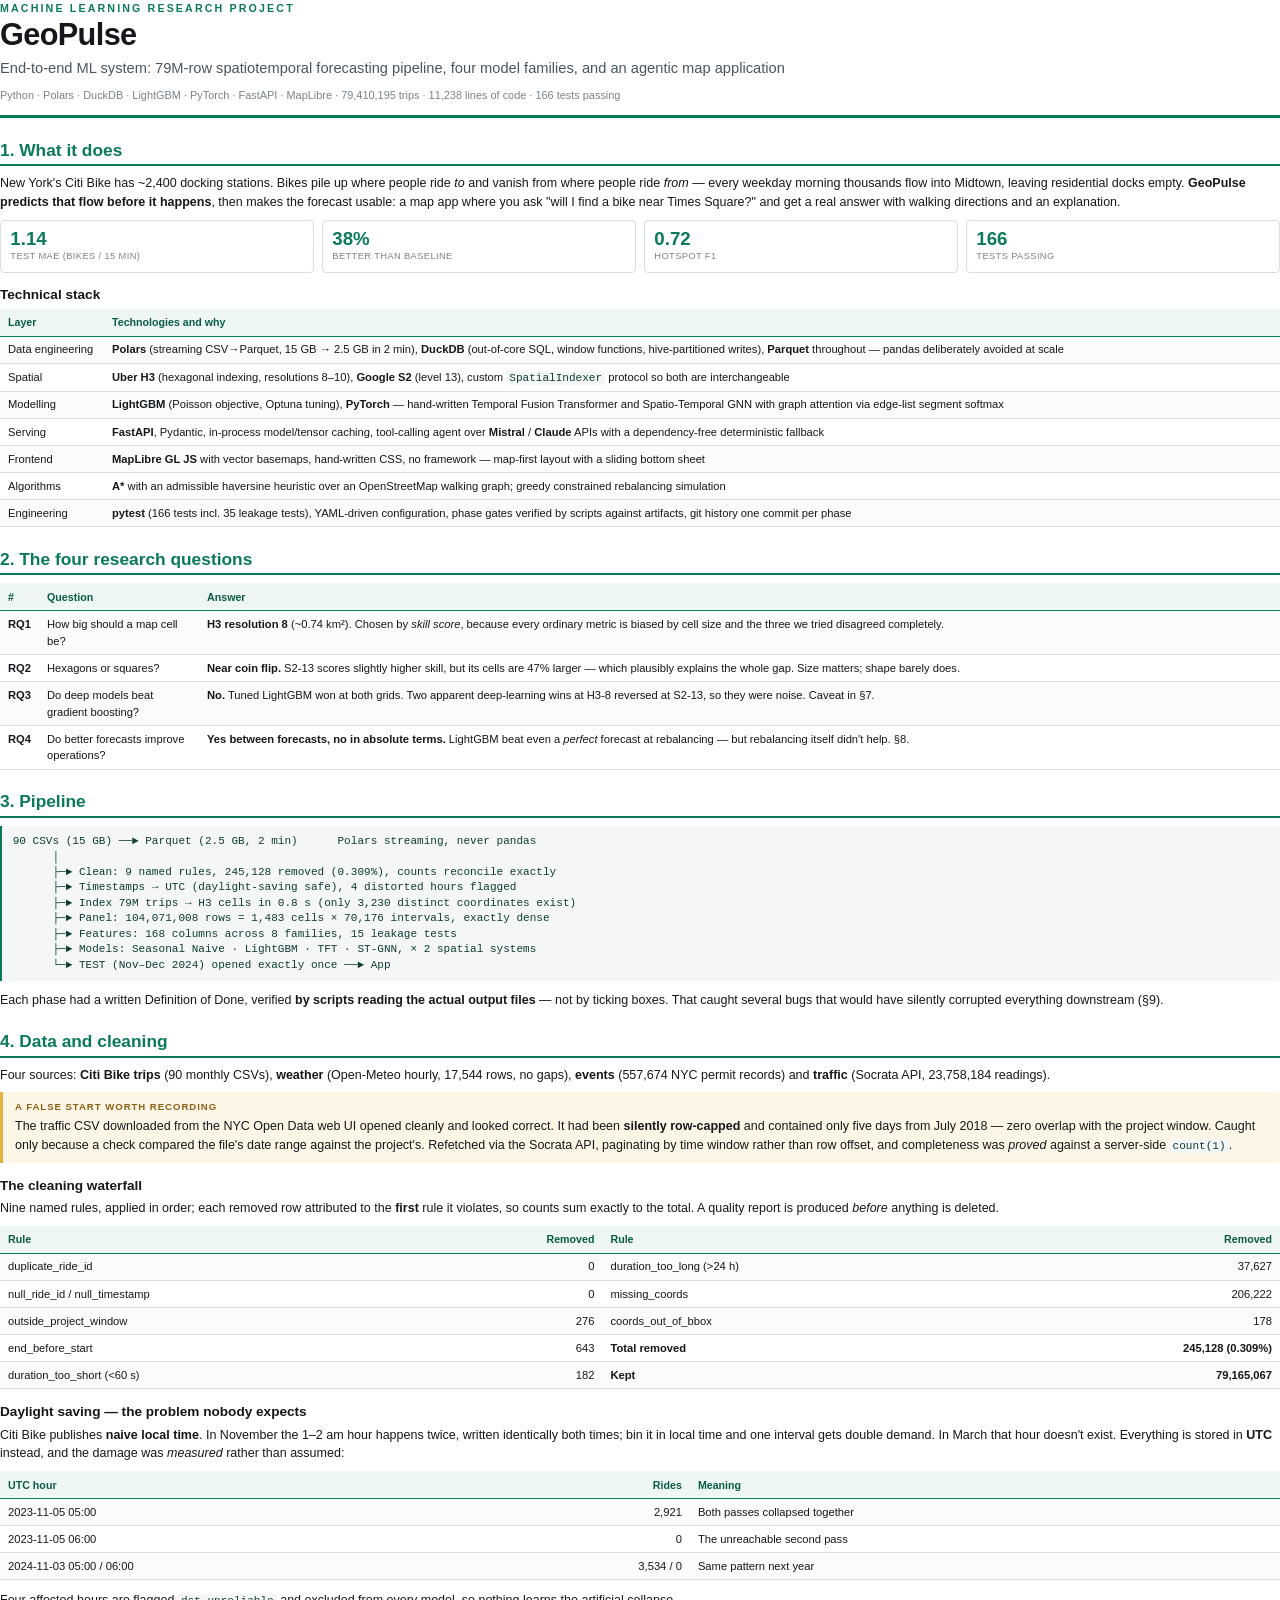
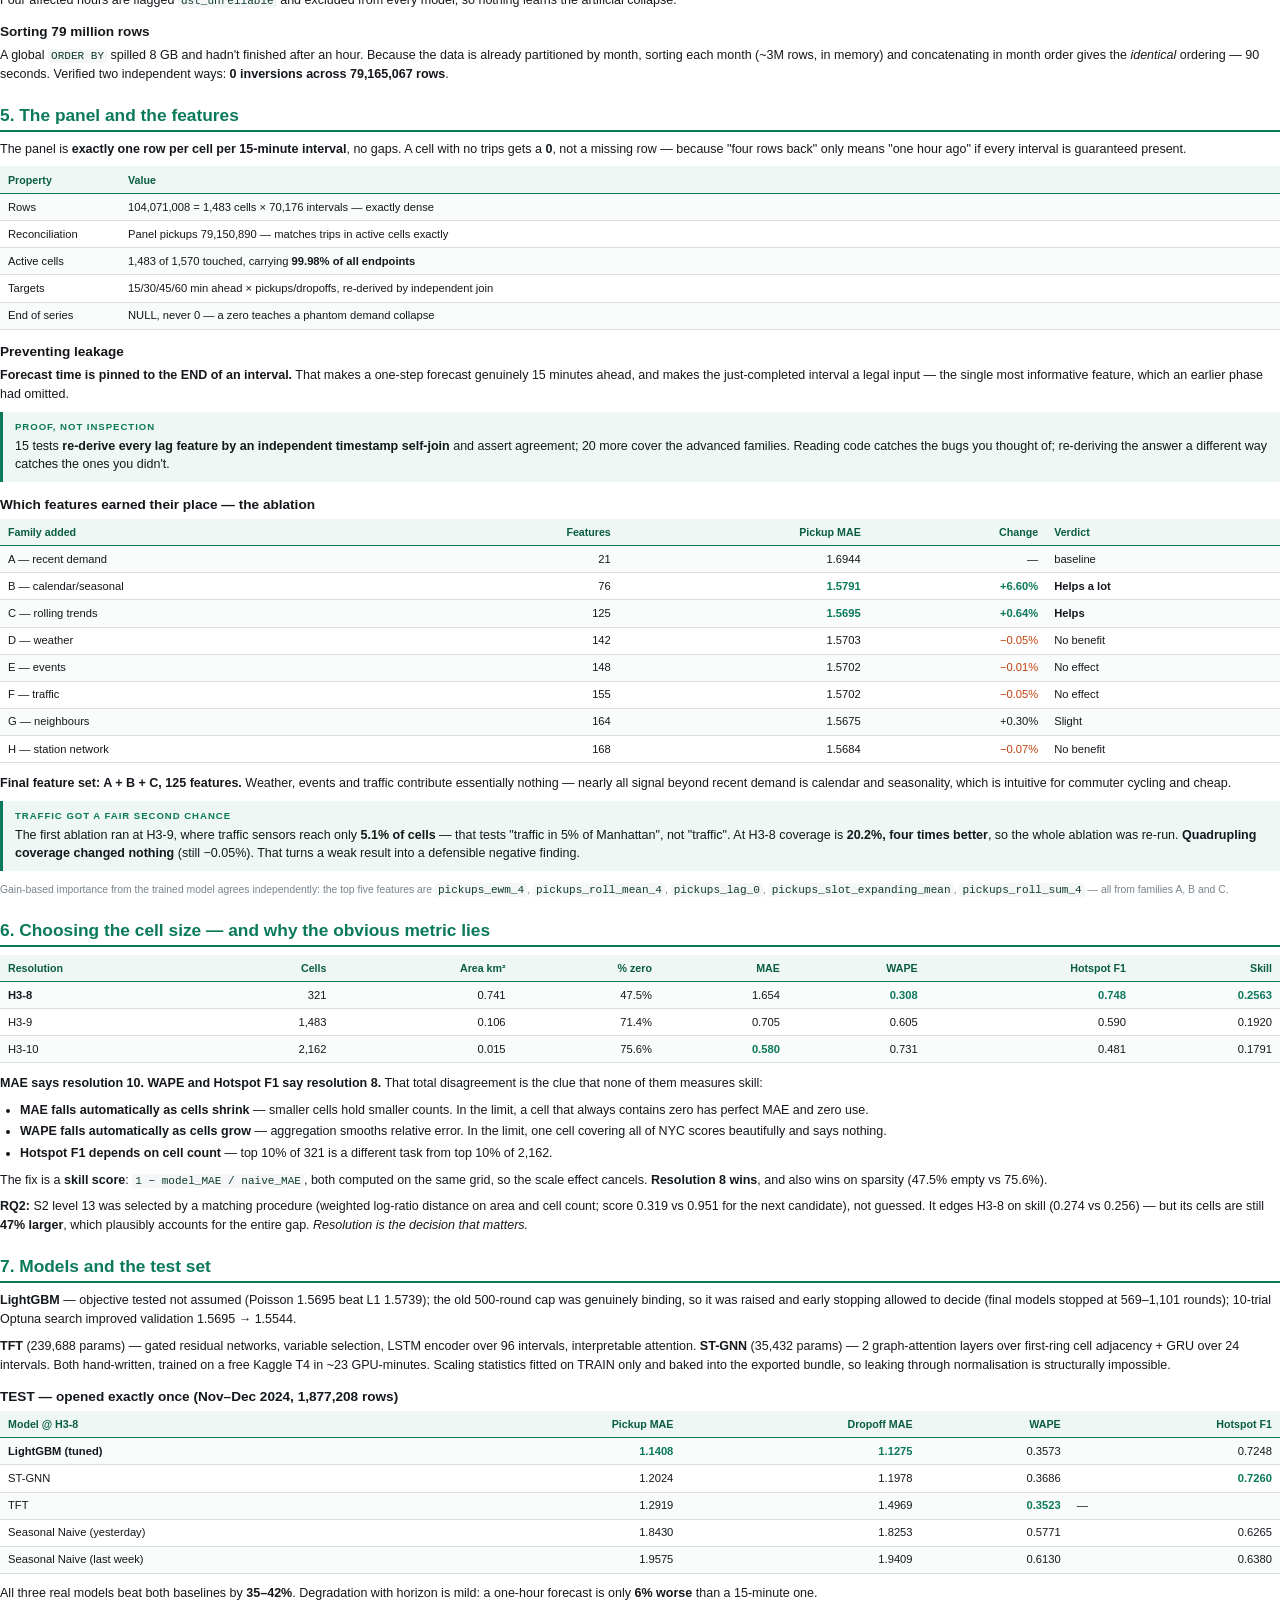
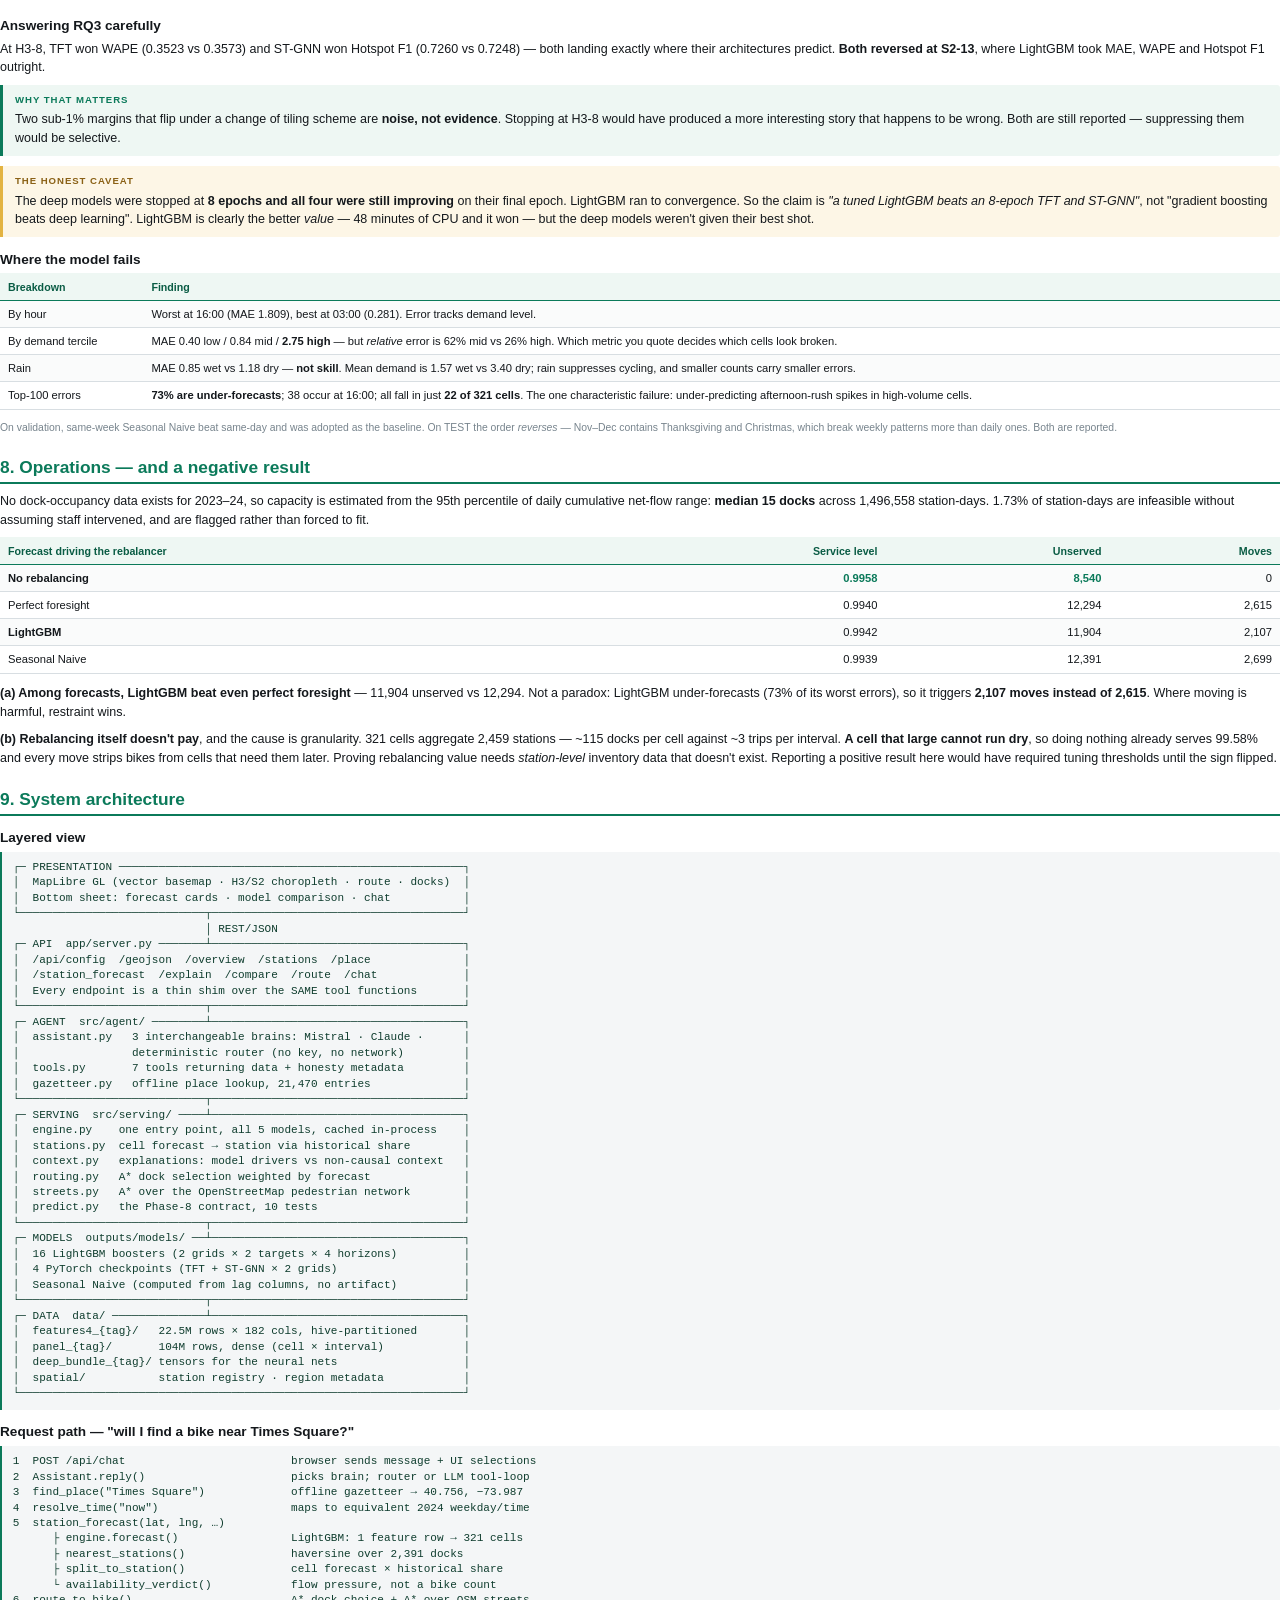
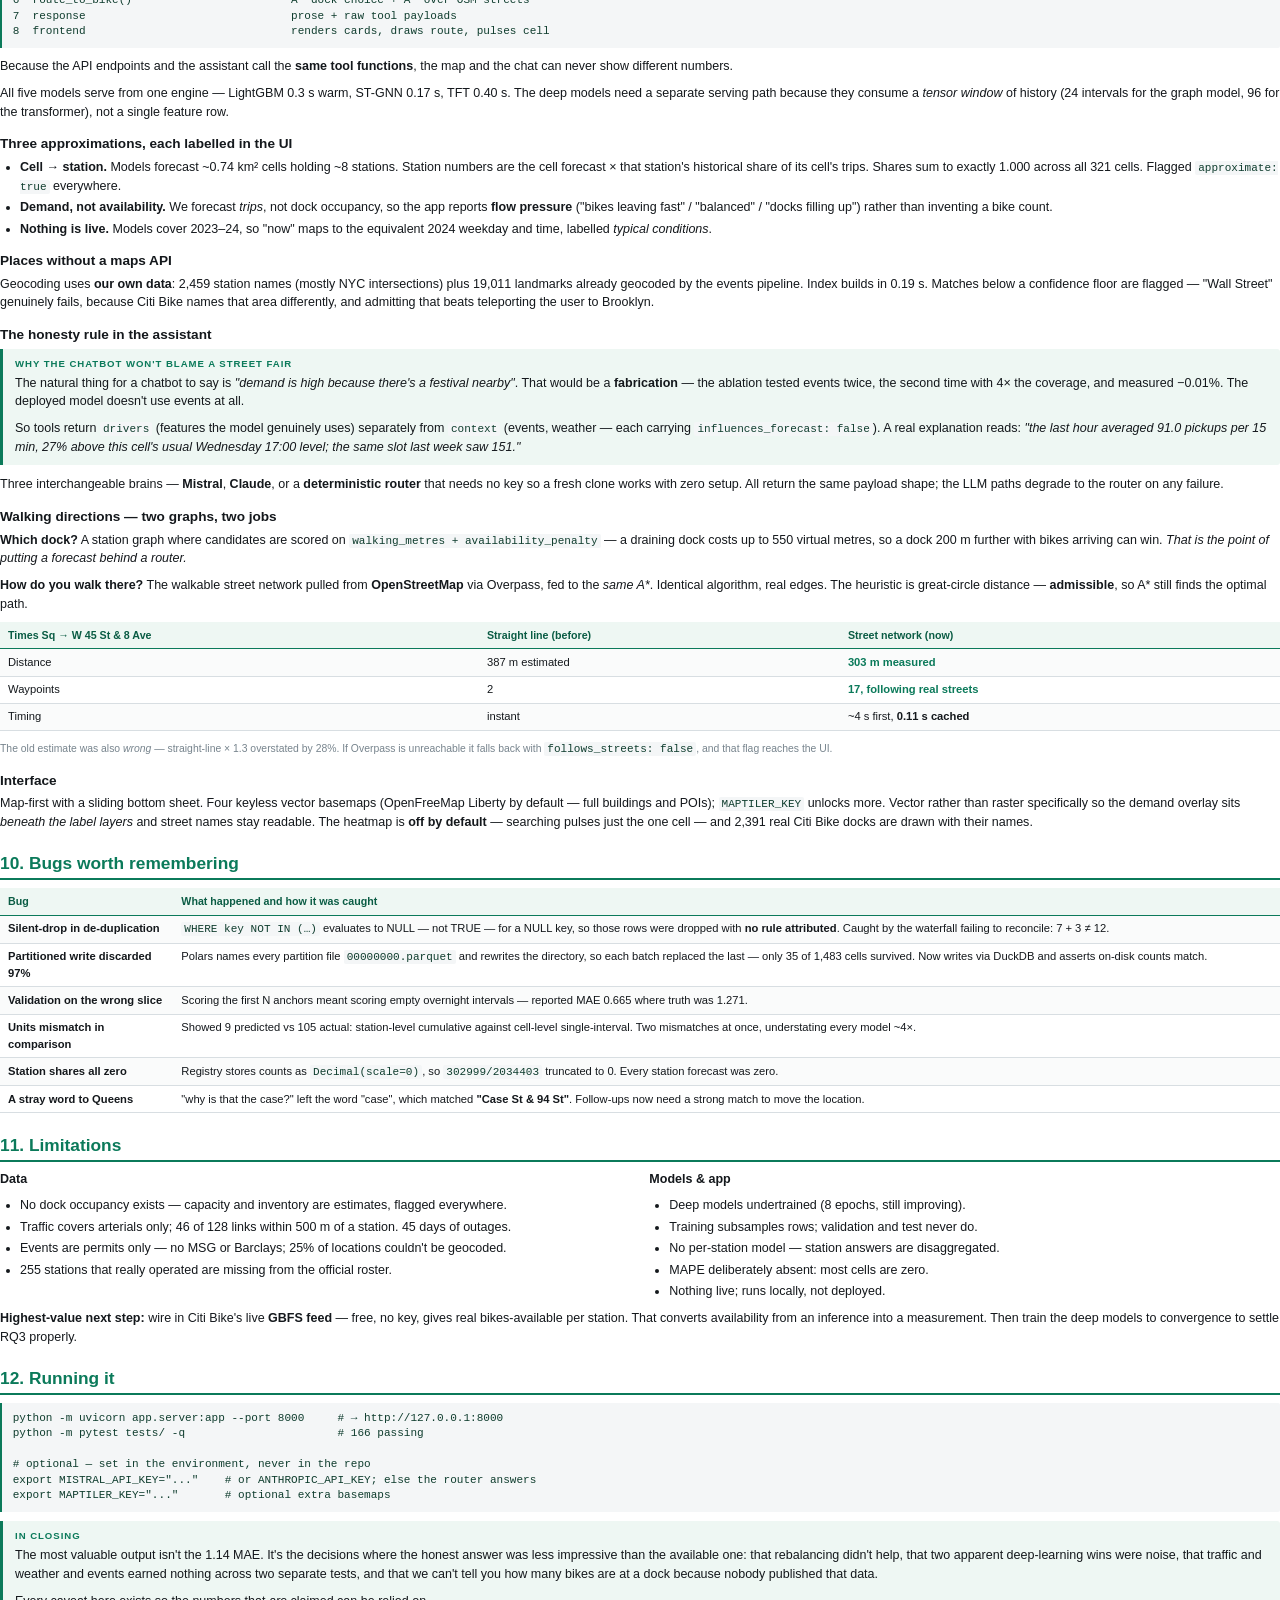
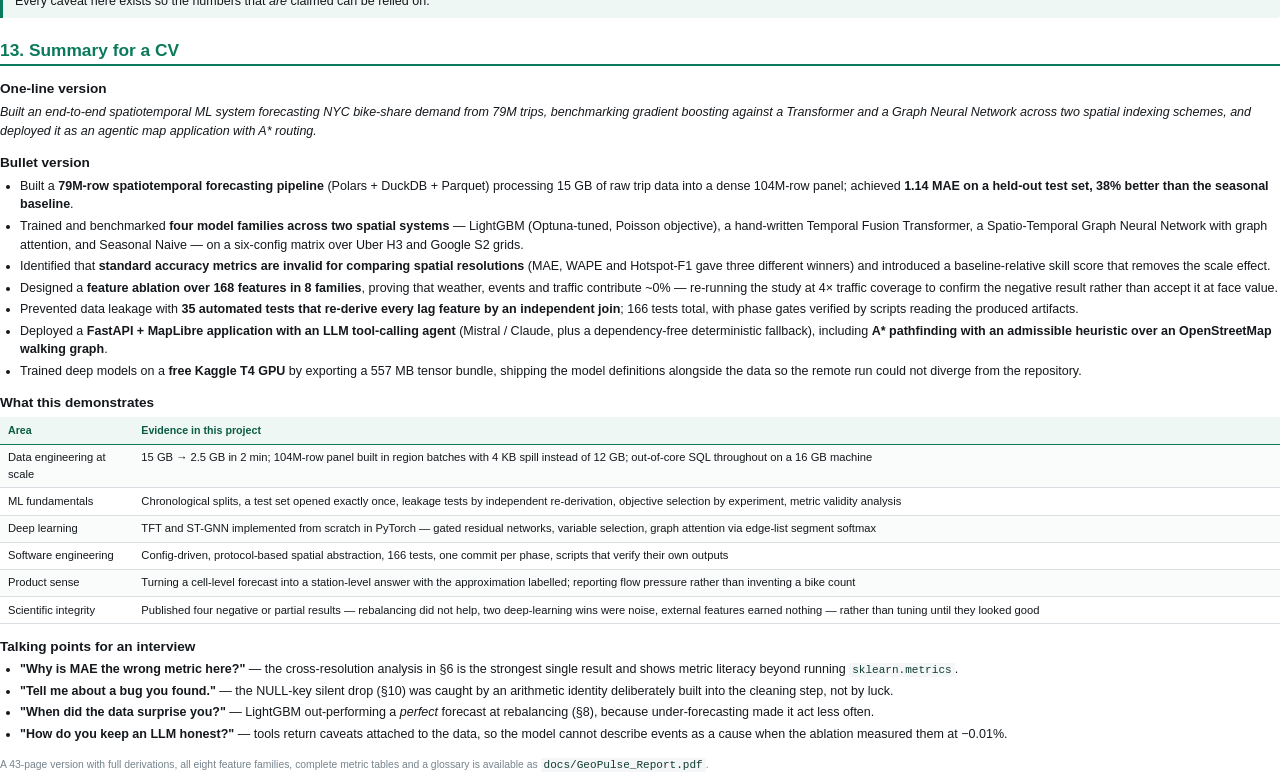
<file: docs/GeoPulse_Summary.html>
<!doctype html>
<html lang="en">
<head>
<meta charset="utf-8" />
<title>GeoPulse — Project Description</title>
<style>
  @page { size: A4; margin: 15mm 14mm 16mm; }
  :root {
    --ink:#14181c; --ink-2:#4a555e; --ink-3:#77848d; --line:#d8dee2;
    --brand:#0b7a5a; --brand-soft:#eef7f3; --hot:#c2410c;
    --warn-soft:#fdf6e6; --warn-line:#e3b341; --code-bg:#f4f6f7;
  }
  *{box-sizing:border-box}
  body{margin:0;font-family:"Segoe UI",-apple-system,Roboto,sans-serif;
       font-size:9.4pt;line-height:1.5;color:var(--ink)}
  h1,h2,h3{line-height:1.2;margin:0;font-weight:700}
  h1{font-size:23pt;letter-spacing:-.02em}
  h2{font-size:13pt;margin:16pt 0 6pt;padding-bottom:3pt;
     border-bottom:2px solid var(--brand);color:var(--brand);break-after:avoid}
  h3{font-size:10.2pt;margin:11pt 0 4pt;break-after:avoid}
  p{margin:0 0 6pt}
  ul,ol{margin:0 0 6pt;padding-left:15pt}
  li{margin-bottom:2pt}
  code{font-family:Consolas,monospace;font-size:8.3pt;background:var(--code-bg);
       padding:1px 3px;border-radius:2px;color:#0f3d2e}
  pre{background:var(--code-bg);border-left:2.5px solid var(--brand);padding:6pt 8pt;
      font-family:Consolas,monospace;font-size:7.9pt;line-height:1.4;margin:0 0 7pt;
      break-inside:avoid;border-radius:0 2px 2px 0}
  pre code{background:none;padding:0}
  table{width:100%;border-collapse:collapse;margin:0 0 8pt;font-size:8.4pt;
        break-inside:avoid}
  th{background:var(--brand-soft);color:#0a5c44;text-align:left;padding:4pt 6pt;
     font-weight:650;border-bottom:1.2px solid var(--brand);font-size:8pt}
  td{padding:3.5pt 6pt;border-bottom:1px solid var(--line);vertical-align:top}
  tr:nth-child(even) td{background:#fafbfb}
  td.num,th.num{text-align:right;font-variant-numeric:tabular-nums}
  .win{color:var(--brand);font-weight:700}
  .lose{color:var(--hot)}
  .hdr{border-bottom:3px solid var(--brand);padding-bottom:9pt;margin-bottom:12pt}
  .hdr .eyebrow{font-size:8pt;letter-spacing:.2em;text-transform:uppercase;
                color:var(--brand);font-weight:650}
  .hdr .sub{font-size:11pt;color:var(--ink-2);font-weight:300;margin-top:3pt}
  .hdr .meta{font-size:8.2pt;color:var(--ink-3);margin-top:6pt}
  .box{background:var(--brand-soft);border-left:3px solid var(--brand);
       padding:6pt 9pt;margin:0 0 8pt;break-inside:avoid;border-radius:0 3px 3px 0}
  .box.warn{background:var(--warn-soft);border-left-color:var(--warn-line)}
  .box p:last-child{margin-bottom:0}
  .box .tag{display:block;font-size:7.2pt;letter-spacing:.1em;text-transform:uppercase;
            font-weight:700;color:var(--brand);margin-bottom:2pt}
  .box.warn .tag{color:#8a6116}
  .kpis{display:grid;grid-template-columns:repeat(4,1fr);gap:6pt;margin-bottom:9pt}
  .kpi{border:1px solid var(--line);border-radius:4px;padding:6pt 7pt}
  .kpi .v{font-size:14pt;font-weight:700;color:var(--brand);line-height:1.05;
          font-variant-numeric:tabular-nums}
  .kpi .k{font-size:7pt;color:var(--ink-3);text-transform:uppercase;
          letter-spacing:.04em;margin-top:1pt}
  .two{display:grid;grid-template-columns:1fr 1fr;gap:0 14pt}
  .pb{break-before:page}
  .fn{font-size:7.8pt;color:var(--ink-3)}
</style>
</head>
<body>

<div class="hdr">
  <div class="eyebrow">Machine Learning Research Project</div>
  <h1>GeoPulse</h1>
  <div class="sub">End-to-end ML system: 79M-row spatiotemporal forecasting pipeline,
    four model families, and an agentic map application</div>
  <div class="meta">Python · Polars · DuckDB · LightGBM · PyTorch · FastAPI · MapLibre ·
    79,410,195 trips · 11,238 lines of code · 166 tests passing</div>
</div>

<h2>1. What it does</h2>

<p>New York's Citi Bike has ~2,400 docking stations. Bikes pile up where people ride
<em>to</em> and vanish from where people ride <em>from</em> — every weekday morning thousands
flow into Midtown, leaving residential docks empty. <strong>GeoPulse predicts that flow before it
happens</strong>, then makes the forecast usable: a map app where you ask "will I find a bike near
Times Square?" and get a real answer with walking directions and an explanation.</p>

<div class="kpis">
  <div class="kpi"><div class="v">1.14</div><div class="k">Test MAE (bikes / 15 min)</div></div>
  <div class="kpi"><div class="v">38%</div><div class="k">Better than baseline</div></div>
  <div class="kpi"><div class="v">0.72</div><div class="k">Hotspot F1</div></div>
  <div class="kpi"><div class="v">166</div><div class="k">Tests passing</div></div>
</div>

<h3>Technical stack</h3>
<table>
  <tr><th style="width:78pt">Layer</th><th>Technologies and why</th></tr>
  <tr><td>Data engineering</td><td><strong>Polars</strong> (streaming CSV→Parquet, 15 GB → 2.5 GB in
    2 min), <strong>DuckDB</strong> (out-of-core SQL, window functions, hive-partitioned writes),
    <strong>Parquet</strong> throughout — pandas deliberately avoided at scale</td></tr>
  <tr><td>Spatial</td><td><strong>Uber H3</strong> (hexagonal indexing, resolutions 8–10),
    <strong>Google S2</strong> (level 13), custom <code>SpatialIndexer</code> protocol so both are
    interchangeable</td></tr>
  <tr><td>Modelling</td><td><strong>LightGBM</strong> (Poisson objective, Optuna tuning),
    <strong>PyTorch</strong> — hand-written Temporal Fusion Transformer and Spatio-Temporal GNN with
    graph attention via edge-list segment softmax</td></tr>
  <tr><td>Serving</td><td><strong>FastAPI</strong>, Pydantic, in-process model/tensor caching,
    tool-calling agent over <strong>Mistral</strong> / <strong>Claude</strong> APIs with a
    dependency-free deterministic fallback</td></tr>
  <tr><td>Frontend</td><td><strong>MapLibre GL JS</strong> with vector basemaps, hand-written CSS,
    no framework — map-first layout with a sliding bottom sheet</td></tr>
  <tr><td>Algorithms</td><td><strong>A*</strong> with an admissible haversine heuristic over an
    OpenStreetMap walking graph; greedy constrained rebalancing simulation</td></tr>
  <tr><td>Engineering</td><td><strong>pytest</strong> (166 tests incl. 35 leakage tests), YAML-driven
    configuration, phase gates verified by scripts against artifacts, git history one commit per
    phase</td></tr>
</table>

<h2>2. The four research questions</h2>

<table>
  <tr><th style="width:24pt">#</th><th style="width:120pt">Question</th><th>Answer</th></tr>
  <tr><td><strong>RQ1</strong></td><td>How big should a map cell be?</td>
    <td><strong>H3 resolution 8</strong> (~0.74 km²). Chosen by <em>skill score</em>, because every
    ordinary metric is biased by cell size and the three we tried disagreed completely.</td></tr>
  <tr><td><strong>RQ2</strong></td><td>Hexagons or squares?</td>
    <td><strong>Near coin flip.</strong> S2-13 scores slightly higher skill, but its cells are 47%
    larger — which plausibly explains the whole gap. Size matters; shape barely does.</td></tr>
  <tr><td><strong>RQ3</strong></td><td>Do deep models beat gradient boosting?</td>
    <td><strong>No.</strong> Tuned LightGBM won at both grids. Two apparent deep-learning wins at
    H3-8 reversed at S2-13, so they were noise. Caveat in §7.</td></tr>
  <tr><td><strong>RQ4</strong></td><td>Do better forecasts improve operations?</td>
    <td><strong>Yes between forecasts, no in absolute terms.</strong> LightGBM beat even a
    <em>perfect</em> forecast at rebalancing — but rebalancing itself didn't help. §8.</td></tr>
</table>

<h2>3. Pipeline</h2>

<pre><code>90 CSVs (15 GB) ──► Parquet (2.5 GB, 2 min)      Polars streaming, never pandas
      │
      ├─► Clean: 9 named rules, 245,128 removed (0.309%), counts reconcile exactly
      ├─► Timestamps → UTC (daylight-saving safe), 4 distorted hours flagged
      ├─► Index 79M trips → H3 cells in 0.8 s (only 3,230 distinct coordinates exist)
      ├─► Panel: 104,071,008 rows = 1,483 cells × 70,176 intervals, exactly dense
      ├─► Features: 168 columns across 8 families, 15 leakage tests
      ├─► Models: Seasonal Naive · LightGBM · TFT · ST-GNN, × 2 spatial systems
      └─► TEST (Nov–Dec 2024) opened exactly once ──► App</code></pre>

<p>Each phase had a written Definition of Done, verified <strong>by scripts reading the actual
output files</strong> — not by ticking boxes. That caught several bugs that would have silently
corrupted everything downstream (§9).</p>

<h2>4. Data and cleaning</h2>

<p>Four sources: <strong>Citi Bike trips</strong> (90 monthly CSVs), <strong>weather</strong>
(Open-Meteo hourly, 17,544 rows, no gaps), <strong>events</strong> (557,674 NYC permit records) and
<strong>traffic</strong> (Socrata API, 23,758,184 readings).</p>

<div class="box warn">
  <span class="tag">A false start worth recording</span>
  <p>The traffic CSV downloaded from the NYC Open Data web UI opened cleanly and looked correct. It
  had been <strong>silently row-capped</strong> and contained only five days from July 2018 — zero
  overlap with the project window. Caught only because a check compared the file's date range against
  the project's. Refetched via the Socrata API, paginating by time window rather than row offset, and
  completeness was <em>proved</em> against a server-side <code>count(1)</code>.</p>
</div>

<h3>The cleaning waterfall</h3>

<p>Nine named rules, applied in order; each removed row attributed to the <strong>first</strong> rule
it violates, so counts sum exactly to the total. A quality report is produced <em>before</em>
anything is deleted.</p>

<table>
  <tr><th>Rule</th><th class="num">Removed</th><th>Rule</th><th class="num">Removed</th></tr>
  <tr><td>duplicate_ride_id</td><td class="num">0</td><td>duration_too_long (&gt;24 h)</td><td class="num">37,627</td></tr>
  <tr><td>null_ride_id / null_timestamp</td><td class="num">0</td><td>missing_coords</td><td class="num">206,222</td></tr>
  <tr><td>outside_project_window</td><td class="num">276</td><td>coords_out_of_bbox</td><td class="num">178</td></tr>
  <tr><td>end_before_start</td><td class="num">643</td><td><strong>Total removed</strong></td><td class="num"><strong>245,128 (0.309%)</strong></td></tr>
  <tr><td>duration_too_short (&lt;60 s)</td><td class="num">182</td><td><strong>Kept</strong></td><td class="num"><strong>79,165,067</strong></td></tr>
</table>

<h3>Daylight saving — the problem nobody expects</h3>

<p>Citi Bike publishes <strong>naive local time</strong>. In November the 1–2 am hour happens twice,
written identically both times; bin it in local time and one interval gets double demand. In March
that hour doesn't exist. Everything is stored in <strong>UTC</strong> instead, and the damage was
<em>measured</em> rather than assumed:</p>

<table>
  <tr><th>UTC hour</th><th class="num">Rides</th><th>Meaning</th></tr>
  <tr><td>2023-11-05 05:00</td><td class="num">2,921</td><td>Both passes collapsed together</td></tr>
  <tr><td>2023-11-05 06:00</td><td class="num">0</td><td>The unreachable second pass</td></tr>
  <tr><td>2024-11-03 05:00 / 06:00</td><td class="num">3,534 / 0</td><td>Same pattern next year</td></tr>
</table>

<p>Four affected hours are flagged <code>dst_unreliable</code> and excluded from every model, so
nothing learns the artificial collapse.</p>

<h3>Sorting 79 million rows</h3>

<p>A global <code>ORDER BY</code> spilled 8 GB and hadn't finished after an hour. Because the data is
already partitioned by month, sorting each month (~3M rows, in memory) and concatenating in month
order gives the <em>identical</em> ordering — 90 seconds. Verified two independent ways:
<strong>0 inversions across 79,165,067 rows</strong>.</p>

<h2 class="pb">5. The panel and the features</h2>

<p>The panel is <strong>exactly one row per cell per 15-minute interval</strong>, no gaps. A cell
with no trips gets a <strong>0</strong>, not a missing row — because "four rows back" only means
"one hour ago" if every interval is guaranteed present.</p>

<table>
  <tr><th style="width:90pt">Property</th><th>Value</th></tr>
  <tr><td>Rows</td><td>104,071,008 = 1,483 cells × 70,176 intervals — exactly dense</td></tr>
  <tr><td>Reconciliation</td><td>Panel pickups 79,150,890 — matches trips in active cells exactly</td></tr>
  <tr><td>Active cells</td><td>1,483 of 1,570 touched, carrying <strong>99.98% of all endpoints</strong></td></tr>
  <tr><td>Targets</td><td>15/30/45/60 min ahead × pickups/dropoffs, re-derived by independent join</td></tr>
  <tr><td>End of series</td><td>NULL, never 0 — a zero teaches a phantom demand collapse</td></tr>
</table>

<h3>Preventing leakage</h3>

<p><strong>Forecast time is pinned to the END of an interval.</strong> That makes a one-step forecast
genuinely 15 minutes ahead, and makes the just-completed interval a legal input — the single most
informative feature, which an earlier phase had omitted.</p>

<div class="box">
  <span class="tag">Proof, not inspection</span>
  <p>15 tests <strong>re-derive every lag feature by an independent timestamp self-join</strong> and
  assert agreement; 20 more cover the advanced families. Reading code catches the bugs you thought
  of; re-deriving the answer a different way catches the ones you didn't.</p>
</div>

<h3>Which features earned their place — the ablation</h3>

<table>
  <tr><th>Family added</th><th class="num">Features</th><th class="num">Pickup MAE</th><th class="num">Change</th><th>Verdict</th></tr>
  <tr><td>A — recent demand</td><td class="num">21</td><td class="num">1.6944</td><td class="num">—</td><td>baseline</td></tr>
  <tr><td>B — calendar/seasonal</td><td class="num">76</td><td class="num win">1.5791</td><td class="num win">+6.60%</td><td><strong>Helps a lot</strong></td></tr>
  <tr><td>C — rolling trends</td><td class="num">125</td><td class="num win">1.5695</td><td class="num win">+0.64%</td><td><strong>Helps</strong></td></tr>
  <tr><td>D — weather</td><td class="num">142</td><td class="num">1.5703</td><td class="num lose">−0.05%</td><td>No benefit</td></tr>
  <tr><td>E — events</td><td class="num">148</td><td class="num">1.5702</td><td class="num lose">−0.01%</td><td>No effect</td></tr>
  <tr><td>F — traffic</td><td class="num">155</td><td class="num">1.5702</td><td class="num lose">−0.05%</td><td>No effect</td></tr>
  <tr><td>G — neighbours</td><td class="num">164</td><td class="num">1.5675</td><td class="num">+0.30%</td><td>Slight</td></tr>
  <tr><td>H — station network</td><td class="num">168</td><td class="num">1.5684</td><td class="num lose">−0.07%</td><td>No benefit</td></tr>
</table>

<p><strong>Final feature set: A + B + C, 125 features.</strong> Weather, events and traffic
contribute essentially nothing — nearly all signal beyond recent demand is calendar and seasonality,
which is intuitive for commuter cycling and cheap.</p>

<div class="box">
  <span class="tag">Traffic got a fair second chance</span>
  <p>The first ablation ran at H3-9, where traffic sensors reach only <strong>5.1% of cells</strong>
  — that tests "traffic in 5% of Manhattan", not "traffic". At H3-8 coverage is <strong>20.2%, four
  times better</strong>, so the whole ablation was re-run. <strong>Quadrupling coverage changed
  nothing</strong> (still −0.05%). That turns a weak result into a defensible negative finding.</p>
</div>

<p class="fn">Gain-based importance from the trained model agrees independently: the top five features
are <code>pickups_ewm_4</code>, <code>pickups_roll_mean_4</code>, <code>pickups_lag_0</code>,
<code>pickups_slot_expanding_mean</code>, <code>pickups_roll_sum_4</code> — all from families A, B and C.</p>

<h2>6. Choosing the cell size — and why the obvious metric lies</h2>

<table>
  <tr><th>Resolution</th><th class="num">Cells</th><th class="num">Area km²</th><th class="num">% zero</th><th class="num">MAE</th><th class="num">WAPE</th><th class="num">Hotspot F1</th><th class="num">Skill</th></tr>
  <tr><td><strong>H3-8</strong></td><td class="num">321</td><td class="num">0.741</td><td class="num">47.5%</td><td class="num">1.654</td><td class="num win">0.308</td><td class="num win">0.748</td><td class="num win"><strong>0.2563</strong></td></tr>
  <tr><td>H3-9</td><td class="num">1,483</td><td class="num">0.106</td><td class="num">71.4%</td><td class="num">0.705</td><td class="num">0.605</td><td class="num">0.590</td><td class="num">0.1920</td></tr>
  <tr><td>H3-10</td><td class="num">2,162</td><td class="num">0.015</td><td class="num">75.6%</td><td class="num win">0.580</td><td class="num">0.731</td><td class="num">0.481</td><td class="num">0.1791</td></tr>
</table>

<p><strong>MAE says resolution 10. WAPE and Hotspot F1 say resolution 8.</strong> That total
disagreement is the clue that none of them measures skill:</p>

<ul>
  <li><strong>MAE falls automatically as cells shrink</strong> — smaller cells hold smaller counts.
  In the limit, a cell that always contains zero has perfect MAE and zero use.</li>
  <li><strong>WAPE falls automatically as cells grow</strong> — aggregation smooths relative error.
  In the limit, one cell covering all of NYC scores beautifully and says nothing.</li>
  <li><strong>Hotspot F1 depends on cell count</strong> — top 10% of 321 is a different task from
  top 10% of 2,162.</li>
</ul>

<p>The fix is a <strong>skill score</strong>: <code>1 − model_MAE / naive_MAE</code>, both computed
on the same grid, so the scale effect cancels. <strong>Resolution 8 wins</strong>, and also wins on
sparsity (47.5% empty vs 75.6%).</p>

<p><strong>RQ2:</strong> S2 level 13 was selected by a matching procedure (weighted log-ratio distance
on area and cell count; score 0.319 vs 0.951 for the next candidate), not guessed. It edges H3-8 on
skill (0.274 vs 0.256) — but its cells are still <strong>47% larger</strong>, which plausibly
accounts for the entire gap. <em>Resolution is the decision that matters.</em></p>

<h2 class="pb">7. Models and the test set</h2>

<p><strong>LightGBM</strong> — objective tested not assumed (Poisson 1.5695 beat L1 1.5739); the old
500-round cap was genuinely binding, so it was raised and early stopping allowed to decide (final
models stopped at 569–1,101 rounds); 10-trial Optuna search improved validation 1.5695 → 1.5544.</p>

<p><strong>TFT</strong> (239,688 params) — gated residual networks, variable selection, LSTM encoder
over 96 intervals, interpretable attention. <strong>ST-GNN</strong> (35,432 params) — 2 graph-attention
layers over first-ring cell adjacency + GRU over 24 intervals. Both hand-written, trained on a free
Kaggle T4 in ~23 GPU-minutes. Scaling statistics fitted on TRAIN only and baked into the exported
bundle, so leaking through normalisation is structurally impossible.</p>

<h3>TEST — opened exactly once (Nov–Dec 2024, 1,877,208 rows)</h3>

<table>
  <tr><th>Model @ H3-8</th><th class="num">Pickup MAE</th><th class="num">Dropoff MAE</th><th class="num">WAPE</th><th class="num">Hotspot F1</th></tr>
  <tr><td><strong>LightGBM (tuned)</strong></td><td class="num win"><strong>1.1408</strong></td><td class="num win"><strong>1.1275</strong></td><td class="num">0.3573</td><td class="num">0.7248</td></tr>
  <tr><td>ST-GNN</td><td class="num">1.2024</td><td class="num">1.1978</td><td class="num">0.3686</td><td class="num win">0.7260</td></tr>
  <tr><td>TFT</td><td class="num">1.2919</td><td class="num">1.4969</td><td class="num win">0.3523</td><td>—</td></tr>
  <tr><td>Seasonal Naive (yesterday)</td><td class="num">1.8430</td><td class="num">1.8253</td><td class="num">0.5771</td><td class="num">0.6265</td></tr>
  <tr><td>Seasonal Naive (last week)</td><td class="num">1.9575</td><td class="num">1.9409</td><td class="num">0.6130</td><td class="num">0.6380</td></tr>
</table>

<p>All three real models beat both baselines by <strong>35–42%</strong>. Degradation with horizon is
mild: a one-hour forecast is only <strong>6% worse</strong> than a 15-minute one.</p>

<h3>Answering RQ3 carefully</h3>

<p>At H3-8, TFT won WAPE (0.3523 vs 0.3573) and ST-GNN won Hotspot F1 (0.7260 vs 0.7248) — both
landing exactly where their architectures predict. <strong>Both reversed at S2-13</strong>, where
LightGBM took MAE, WAPE and Hotspot F1 outright.</p>

<div class="box">
  <span class="tag">Why that matters</span>
  <p>Two sub-1% margins that flip under a change of tiling scheme are <strong>noise, not
  evidence</strong>. Stopping at H3-8 would have produced a more interesting story that happens to be
  wrong. Both are still reported — suppressing them would be selective.</p>
</div>

<div class="box warn">
  <span class="tag">The honest caveat</span>
  <p>The deep models were stopped at <strong>8 epochs and all four were still improving</strong> on
  their final epoch. LightGBM ran to convergence. So the claim is <em>"a tuned LightGBM beats an
  8-epoch TFT and ST-GNN"</em>, not "gradient boosting beats deep learning". LightGBM is clearly the
  better <em>value</em> — 48 minutes of CPU and it won — but the deep models weren't given their best
  shot.</p>
</div>

<h3>Where the model fails</h3>

<table>
  <tr><th>Breakdown</th><th>Finding</th></tr>
  <tr><td>By hour</td><td>Worst at 16:00 (MAE 1.809), best at 03:00 (0.281). Error tracks demand level.</td></tr>
  <tr><td>By demand tercile</td><td>MAE 0.40 low / 0.84 mid / <strong>2.75 high</strong> — but <em>relative</em> error is 62% mid vs 26% high. Which metric you quote decides which cells look broken.</td></tr>
  <tr><td>Rain</td><td>MAE 0.85 wet vs 1.18 dry — <strong>not skill</strong>. Mean demand is 1.57 wet vs 3.40 dry; rain suppresses cycling, and smaller counts carry smaller errors.</td></tr>
  <tr><td>Top-100 errors</td><td><strong>73% are under-forecasts</strong>; 38 occur at 16:00; all fall in just <strong>22 of 321 cells</strong>. The one characteristic failure: under-predicting afternoon-rush spikes in high-volume cells.</td></tr>
</table>

<p class="fn">On validation, same-week Seasonal Naive beat same-day and was adopted as the baseline. On
TEST the order <em>reverses</em> — Nov–Dec contains Thanksgiving and Christmas, which break weekly
patterns more than daily ones. Both are reported.</p>

<h2>8. Operations — and a negative result</h2>

<p>No dock-occupancy data exists for 2023–24, so capacity is estimated from the 95th percentile of
daily cumulative net-flow range: <strong>median 15 docks</strong> across 1,496,558 station-days. 1.73%
of station-days are infeasible without assuming staff intervened, and are flagged rather than forced
to fit.</p>

<table>
  <tr><th>Forecast driving the rebalancer</th><th class="num">Service level</th><th class="num">Unserved</th><th class="num">Moves</th></tr>
  <tr><td><strong>No rebalancing</strong></td><td class="num win"><strong>0.9958</strong></td><td class="num win"><strong>8,540</strong></td><td class="num">0</td></tr>
  <tr><td>Perfect foresight</td><td class="num">0.9940</td><td class="num">12,294</td><td class="num">2,615</td></tr>
  <tr><td><strong>LightGBM</strong></td><td class="num">0.9942</td><td class="num">11,904</td><td class="num">2,107</td></tr>
  <tr><td>Seasonal Naive</td><td class="num">0.9939</td><td class="num">12,391</td><td class="num">2,699</td></tr>
</table>

<p><strong>(a) Among forecasts, LightGBM beat even perfect foresight</strong> — 11,904 unserved vs
12,294. Not a paradox: LightGBM under-forecasts (73% of its worst errors), so it triggers
<strong>2,107 moves instead of 2,615</strong>. Where moving is harmful, restraint wins.</p>

<p><strong>(b) Rebalancing itself doesn't pay</strong>, and the cause is granularity. 321 cells
aggregate 2,459 stations — ~115 docks per cell against ~3 trips per interval. <strong>A cell that
large cannot run dry</strong>, so doing nothing already serves 99.58% and every move strips bikes from
cells that need them later. Proving rebalancing value needs <em>station-level</em> inventory data that
doesn't exist. Reporting a positive result here would have required tuning thresholds until the sign
flipped.</p>

<h2 class="pb">9. System architecture</h2>

<h3>Layered view</h3>
<pre><code>┌─ PRESENTATION ────────────────────────────────────────────────────┐
│  MapLibre GL (vector basemap · H3/S2 choropleth · route · docks)  │
│  Bottom sheet: forecast cards · model comparison · chat           │
└────────────────────────────┬──────────────────────────────────────┘
                             │ REST/JSON
┌─ API  app/server.py ───────┴──────────────────────────────────────┐
│  /api/config  /geojson  /overview  /stations  /place              │
│  /station_forecast  /explain  /compare  /route  /chat             │
│  Every endpoint is a thin shim over the SAME tool functions       │
└────────────────────────────┬──────────────────────────────────────┘
┌─ AGENT  src/agent/ ────────┴──────────────────────────────────────┐
│  assistant.py   3 interchangeable brains: Mistral · Claude ·      │
│                 deterministic router (no key, no network)         │
│  tools.py       7 tools returning data + honesty metadata         │
│  gazetteer.py   offline place lookup, 21,470 entries              │
└────────────────────────────┬──────────────────────────────────────┘
┌─ SERVING  src/serving/ ────┴──────────────────────────────────────┐
│  engine.py    one entry point, all 5 models, cached in-process    │
│  stations.py  cell forecast → station via historical share        │
│  context.py   explanations: model drivers vs non-causal context   │
│  routing.py   A* dock selection weighted by forecast              │
│  streets.py   A* over the OpenStreetMap pedestrian network        │
│  predict.py   the Phase-8 contract, 10 tests                      │
└────────────────────────────┬──────────────────────────────────────┘
┌─ MODELS  outputs/models/ ──┴──────────────────────────────────────┐
│  16 LightGBM boosters (2 grids × 2 targets × 4 horizons)          │
│  4 PyTorch checkpoints (TFT + ST-GNN × 2 grids)                   │
│  Seasonal Naive (computed from lag columns, no artifact)          │
└────────────────────────────┬──────────────────────────────────────┘
┌─ DATA  data/ ──────────────┴──────────────────────────────────────┐
│  features4_{tag}/   22.5M rows × 182 cols, hive-partitioned       │
│  panel_{tag}/       104M rows, dense (cell × interval)            │
│  deep_bundle_{tag}/ tensors for the neural nets                   │
│  spatial/           station registry · region metadata            │
└───────────────────────────────────────────────────────────────────┘</code></pre>

<h3>Request path — "will I find a bike near Times Square?"</h3>
<pre><code>1  POST /api/chat                         browser sends message + UI selections
2  Assistant.reply()                      picks brain; router or LLM tool-loop
3  find_place("Times Square")             offline gazetteer → 40.756, −73.987
4  resolve_time("now")                    maps to equivalent 2024 weekday/time
5  station_forecast(lat, lng, …)
      ├ engine.forecast()                 LightGBM: 1 feature row → 321 cells
      ├ nearest_stations()                haversine over 2,391 docks
      ├ split_to_station()                cell forecast × historical share
      └ availability_verdict()            flow pressure, not a bike count
6  route_to_bike()                        A* dock choice + A* over OSM streets
7  response                               prose + raw tool payloads
8  frontend                               renders cards, draws route, pulses cell</code></pre>

<p>Because the API endpoints and the assistant call the <strong>same tool functions</strong>, the map
and the chat can never show different numbers.</p>

<p>All five models serve from one engine — LightGBM 0.3 s warm, ST-GNN 0.17 s, TFT 0.40 s.
The deep models need a separate serving path because they consume a <em>tensor window</em> of
history (24 intervals for the graph model, 96 for the transformer), not a single feature row.</p>

<h3>Three approximations, each labelled in the UI</h3>

<ul>
  <li><strong>Cell → station.</strong> Models forecast ~0.74 km² cells holding ~8 stations. Station
  numbers are the cell forecast × that station's historical share of its cell's trips. Shares sum to
  exactly 1.000 across all 321 cells. Flagged <code>approximate: true</code> everywhere.</li>
  <li><strong>Demand, not availability.</strong> We forecast <em>trips</em>, not dock occupancy, so
  the app reports <strong>flow pressure</strong> ("bikes leaving fast" / "balanced" / "docks filling
  up") rather than inventing a bike count.</li>
  <li><strong>Nothing is live.</strong> Models cover 2023–24, so "now" maps to the equivalent 2024
  weekday and time, labelled <em>typical conditions</em>.</li>
</ul>

<h3>Places without a maps API</h3>

<p>Geocoding uses <strong>our own data</strong>: 2,459 station names (mostly NYC intersections) plus
19,011 landmarks already geocoded by the events pipeline. Index builds in 0.19 s. Matches below a
confidence floor are flagged — "Wall Street" genuinely fails, because Citi Bike names that area
differently, and admitting that beats teleporting the user to Brooklyn.</p>

<h3>The honesty rule in the assistant</h3>

<div class="box">
  <span class="tag">Why the chatbot won't blame a street fair</span>
  <p>The natural thing for a chatbot to say is <em>"demand is high because there's a festival
  nearby"</em>. That would be a <strong>fabrication</strong> — the ablation tested events twice, the
  second time with 4× the coverage, and measured −0.01%. The deployed model doesn't use events at
  all.</p>
  <p>So tools return <code>drivers</code> (features the model genuinely uses) separately from
  <code>context</code> (events, weather — each carrying <code>influences_forecast: false</code>). A
  real explanation reads: <em>"the last hour averaged 91.0 pickups per 15 min, 27% above this cell's
  usual Wednesday 17:00 level; the same slot last week saw 151."</em></p>
</div>

<p>Three interchangeable brains — <strong>Mistral</strong>, <strong>Claude</strong>, or a
<strong>deterministic router</strong> that needs no key so a fresh clone works with zero setup. All
return the same payload shape; the LLM paths degrade to the router on any failure.</p>

<h3>Walking directions — two graphs, two jobs</h3>

<p><strong>Which dock?</strong> A station graph where candidates are scored on
<code>walking_metres + availability_penalty</code> — a draining dock costs up to 550 virtual metres,
so a dock 200 m further with bikes arriving can win. <em>That is the point of putting a forecast
behind a router.</em></p>

<p><strong>How do you walk there?</strong> The walkable street network pulled from
<strong>OpenStreetMap</strong> via Overpass, fed to the <em>same A*</em>. Identical algorithm, real
edges. The heuristic is great-circle distance — <strong>admissible</strong>, so A* still finds the
optimal path.</p>

<table>
  <tr><th>Times Sq → W 45 St &amp; 8 Ave</th><th>Straight line (before)</th><th>Street network (now)</th></tr>
  <tr><td>Distance</td><td>387 m estimated</td><td class="win">303 m measured</td></tr>
  <tr><td>Waypoints</td><td>2</td><td class="win">17, following real streets</td></tr>
  <tr><td>Timing</td><td>instant</td><td>~4 s first, <strong>0.11 s cached</strong></td></tr>
</table>

<p class="fn">The old estimate was also <em>wrong</em> — straight-line × 1.3 overstated by 28%. If
Overpass is unreachable it falls back with <code>follows_streets: false</code>, and that flag reaches
the UI.</p>

<h3>Interface</h3>

<p>Map-first with a sliding bottom sheet. Four keyless vector basemaps (OpenFreeMap Liberty by
default — full buildings and POIs); <code>MAPTILER_KEY</code> unlocks more. Vector rather than raster
specifically so the demand overlay sits <em>beneath the label layers</em> and street names stay
readable. The heatmap is <strong>off by default</strong> — searching pulses just the one cell — and
2,391 real Citi Bike docks are drawn with their names.</p>

<h2>10. Bugs worth remembering</h2>

<table>
  <tr><th style="width:130pt">Bug</th><th>What happened and how it was caught</th></tr>
  <tr><td><strong>Silent-drop in de-duplication</strong></td>
    <td><code>WHERE key NOT IN (…)</code> evaluates to NULL — not TRUE — for a NULL key, so those rows
    were dropped with <strong>no rule attributed</strong>. Caught by the waterfall failing to
    reconcile: 7 + 3 ≠ 12.</td></tr>
  <tr><td><strong>Partitioned write discarded 97%</strong></td>
    <td>Polars names every partition file <code>00000000.parquet</code> and rewrites the directory, so
    each batch replaced the last — only 35 of 1,483 cells survived. Now writes via DuckDB and asserts
    on-disk counts match.</td></tr>
  <tr><td><strong>Validation on the wrong slice</strong></td>
    <td>Scoring the first N anchors meant scoring empty overnight intervals — reported MAE 0.665 where
    truth was 1.271.</td></tr>
  <tr><td><strong>Units mismatch in comparison</strong></td>
    <td>Showed 9 predicted vs 105 actual: station-level cumulative against cell-level single-interval.
    Two mismatches at once, understating every model ~4×.</td></tr>
  <tr><td><strong>Station shares all zero</strong></td>
    <td>Registry stores counts as <code>Decimal(scale=0)</code>, so <code>302999/2034403</code>
    truncated to 0. Every station forecast was zero.</td></tr>
  <tr><td><strong>A stray word to Queens</strong></td>
    <td>"why is that the case?" left the word "case", which matched <strong>"Case St &amp; 94 St"</strong>.
    Follow-ups now need a strong match to move the location.</td></tr>
</table>

<h2>11. Limitations</h2>

<div class="two">
<div>
<p><strong>Data</strong></p>
<ul>
  <li>No dock occupancy exists — capacity and inventory are estimates, flagged everywhere.</li>
  <li>Traffic covers arterials only; 46 of 128 links within 500 m of a station. 45 days of outages.</li>
  <li>Events are permits only — no MSG or Barclays; 25% of locations couldn't be geocoded.</li>
  <li>255 stations that really operated are missing from the official roster.</li>
</ul>
</div>
<div>
<p><strong>Models &amp; app</strong></p>
<ul>
  <li>Deep models undertrained (8 epochs, still improving).</li>
  <li>Training subsamples rows; validation and test never do.</li>
  <li>No per-station model — station answers are disaggregated.</li>
  <li>MAPE deliberately absent: most cells are zero.</li>
  <li>Nothing live; runs locally, not deployed.</li>
</ul>
</div>
</div>

<p><strong>Highest-value next step:</strong> wire in Citi Bike's live <strong>GBFS feed</strong> —
free, no key, gives real bikes-available per station. That converts availability from an inference
into a measurement. Then train the deep models to convergence to settle RQ3 properly.</p>

<h2>12. Running it</h2>

<pre><code>python -m uvicorn app.server:app --port 8000     # → http://127.0.0.1:8000
python -m pytest tests/ -q                       # 166 passing

# optional — set in the environment, never in the repo
export MISTRAL_API_KEY="..."    # or ANTHROPIC_API_KEY; else the router answers
export MAPTILER_KEY="..."       # optional extra basemaps</code></pre>

<div class="box">
  <span class="tag">In closing</span>
  <p>The most valuable output isn't the 1.14 MAE. It's the decisions where the honest answer was less
  impressive than the available one: that rebalancing didn't help, that two apparent deep-learning
  wins were noise, that traffic and weather and events earned nothing across two separate tests, and
  that we can't tell you how many bikes are at a dock because nobody published that data.</p>
  <p>Every caveat here exists so the numbers that <em>are</em> claimed can be relied on.</p>
</div>

<h2>13. Summary for a CV</h2>

<h3>One-line version</h3>
<p><em>Built an end-to-end spatiotemporal ML system forecasting NYC bike-share demand from 79M trips,
benchmarking gradient boosting against a Transformer and a Graph Neural Network across two spatial
indexing schemes, and deployed it as an agentic map application with A* routing.</em></p>

<h3>Bullet version</h3>
<ul>
  <li>Built a <strong>79M-row spatiotemporal forecasting pipeline</strong> (Polars + DuckDB +
  Parquet) processing 15 GB of raw trip data into a dense 104M-row panel; achieved
  <strong>1.14 MAE on a held-out test set, 38% better than the seasonal baseline</strong>.</li>

  <li>Trained and benchmarked <strong>four model families across two spatial systems</strong> —
  LightGBM (Optuna-tuned, Poisson objective), a hand-written Temporal Fusion Transformer, a
  Spatio-Temporal Graph Neural Network with graph attention, and Seasonal Naive — on a six-config
  matrix over Uber H3 and Google S2 grids.</li>

  <li>Identified that <strong>standard accuracy metrics are invalid for comparing spatial
  resolutions</strong> (MAE, WAPE and Hotspot-F1 gave three different winners) and introduced a
  baseline-relative skill score that removes the scale effect.</li>

  <li>Designed a <strong>feature ablation over 168 features in 8 families</strong>, proving that
  weather, events and traffic contribute ~0% — re-running the study at 4× traffic coverage to
  confirm the negative result rather than accept it at face value.</li>

  <li>Prevented data leakage with <strong>35 automated tests that re-derive every lag feature by an
  independent join</strong>; 166 tests total, with phase gates verified by scripts reading the
  produced artifacts.</li>

  <li>Deployed a <strong>FastAPI + MapLibre application with an LLM tool-calling agent</strong>
  (Mistral / Claude, plus a dependency-free deterministic fallback), including <strong>A* pathfinding
  with an admissible heuristic over an OpenStreetMap walking graph</strong>.</li>

  <li>Trained deep models on a <strong>free Kaggle T4 GPU</strong> by exporting a 557 MB tensor
  bundle, shipping the model definitions alongside the data so the remote run could not diverge from
  the repository.</li>
</ul>

<h3>What this demonstrates</h3>
<table>
  <tr><th style="width:100pt">Area</th><th>Evidence in this project</th></tr>
  <tr><td>Data engineering at scale</td><td>15 GB → 2.5 GB in 2 min; 104M-row panel built in region
    batches with 4 KB spill instead of 12 GB; out-of-core SQL throughout on a 16 GB machine</td></tr>
  <tr><td>ML fundamentals</td><td>Chronological splits, a test set opened exactly once, leakage tests
    by independent re-derivation, objective selection by experiment, metric validity analysis</td></tr>
  <tr><td>Deep learning</td><td>TFT and ST-GNN implemented from scratch in PyTorch — gated residual
    networks, variable selection, graph attention via edge-list segment softmax</td></tr>
  <tr><td>Software engineering</td><td>Config-driven, protocol-based spatial abstraction, 166 tests,
    one commit per phase, scripts that verify their own outputs</td></tr>
  <tr><td>Product sense</td><td>Turning a cell-level forecast into a station-level answer with the
    approximation labelled; reporting flow pressure rather than inventing a bike count</td></tr>
  <tr><td>Scientific integrity</td><td>Published four negative or partial results — rebalancing did
    not help, two deep-learning wins were noise, external features earned nothing — rather than tuning
    until they looked good</td></tr>
</table>

<h3>Talking points for an interview</h3>
<ul>
  <li><strong>"Why is MAE the wrong metric here?"</strong> — the cross-resolution analysis in §6 is
  the strongest single result and shows metric literacy beyond running <code>sklearn.metrics</code>.</li>
  <li><strong>"Tell me about a bug you found."</strong> — the NULL-key silent drop (§10) was caught by
  an arithmetic identity deliberately built into the cleaning step, not by luck.</li>
  <li><strong>"When did the data surprise you?"</strong> — LightGBM out-performing a <em>perfect</em>
  forecast at rebalancing (§8), because under-forecasting made it act less often.</li>
  <li><strong>"How do you keep an LLM honest?"</strong> — tools return caveats attached to the data,
  so the model cannot describe events as a cause when the ablation measured them at −0.01%.</li>
</ul>

<p class="fn" style="margin-top:10pt">A 43-page version with full derivations, all eight feature
families, complete metric tables and a glossary is available as
<code>docs/GeoPulse_Report.pdf</code>.</p>

</body>
</html>
</file>
